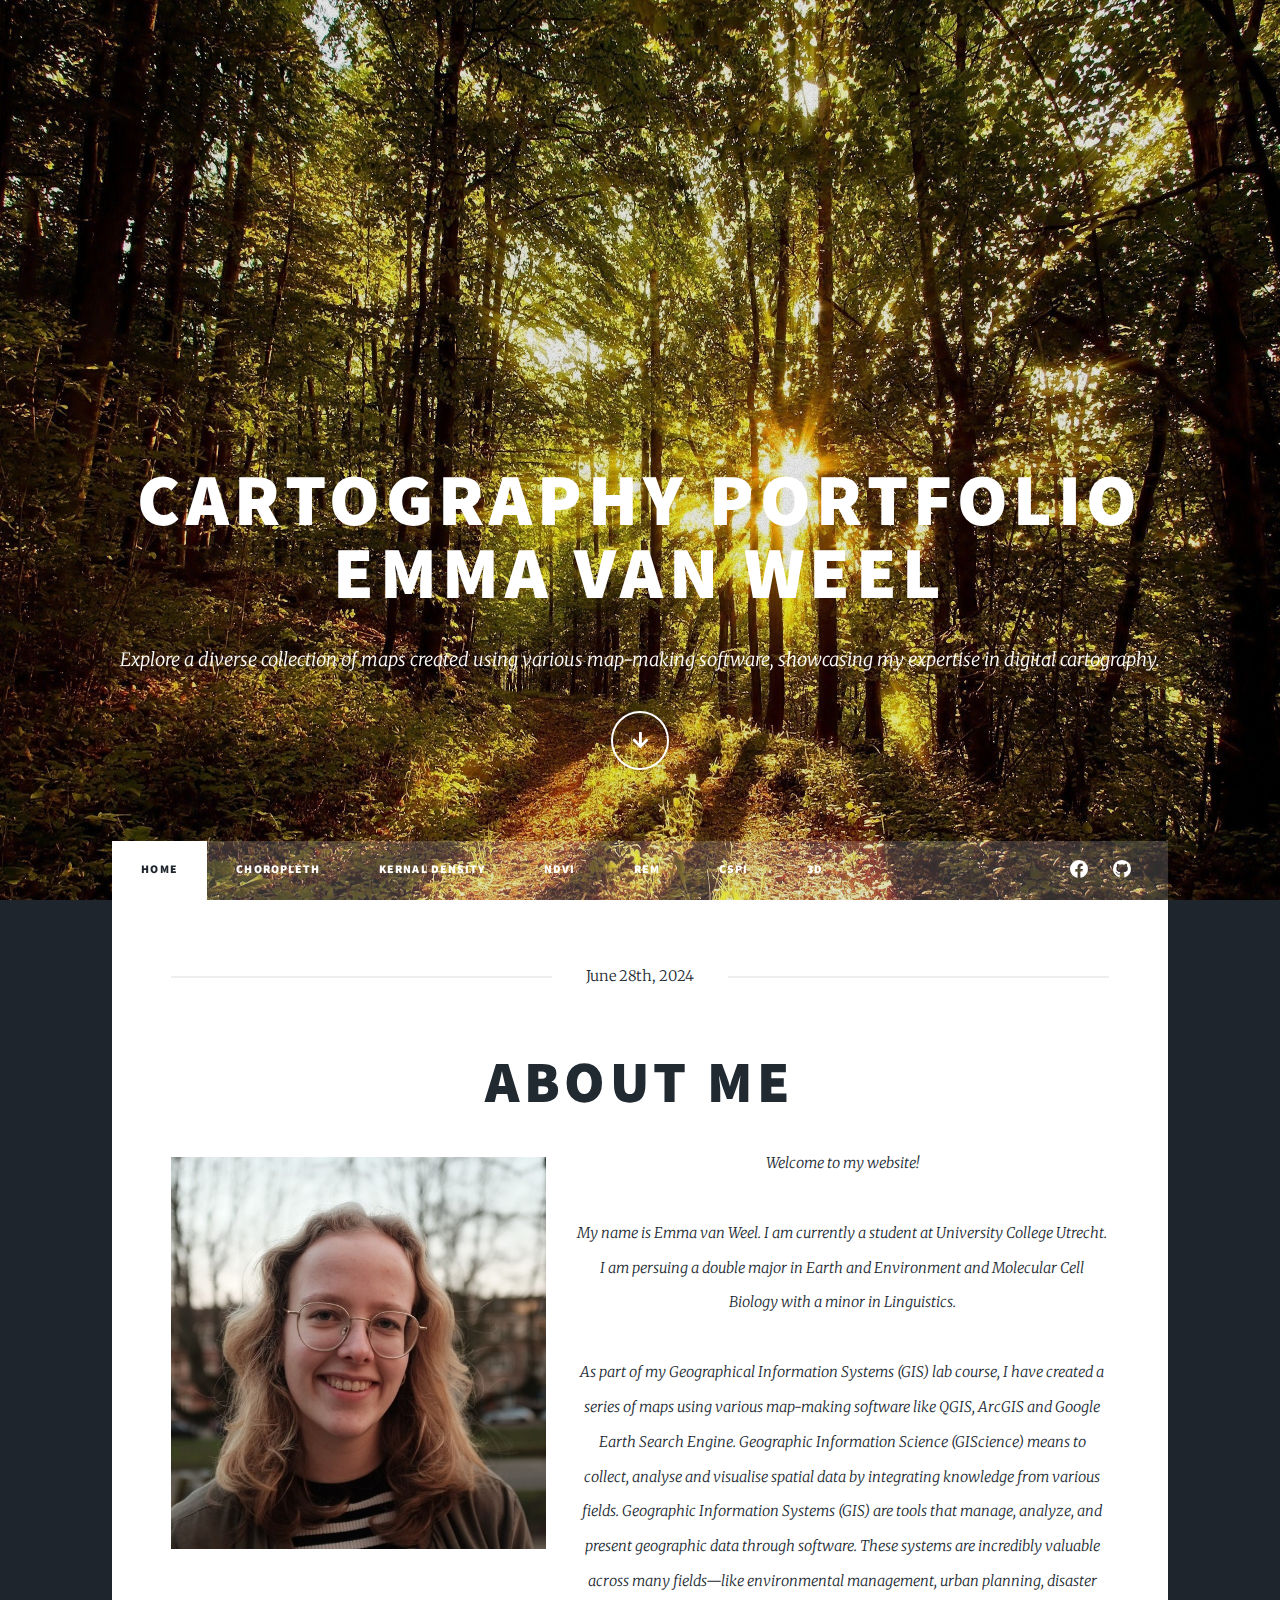
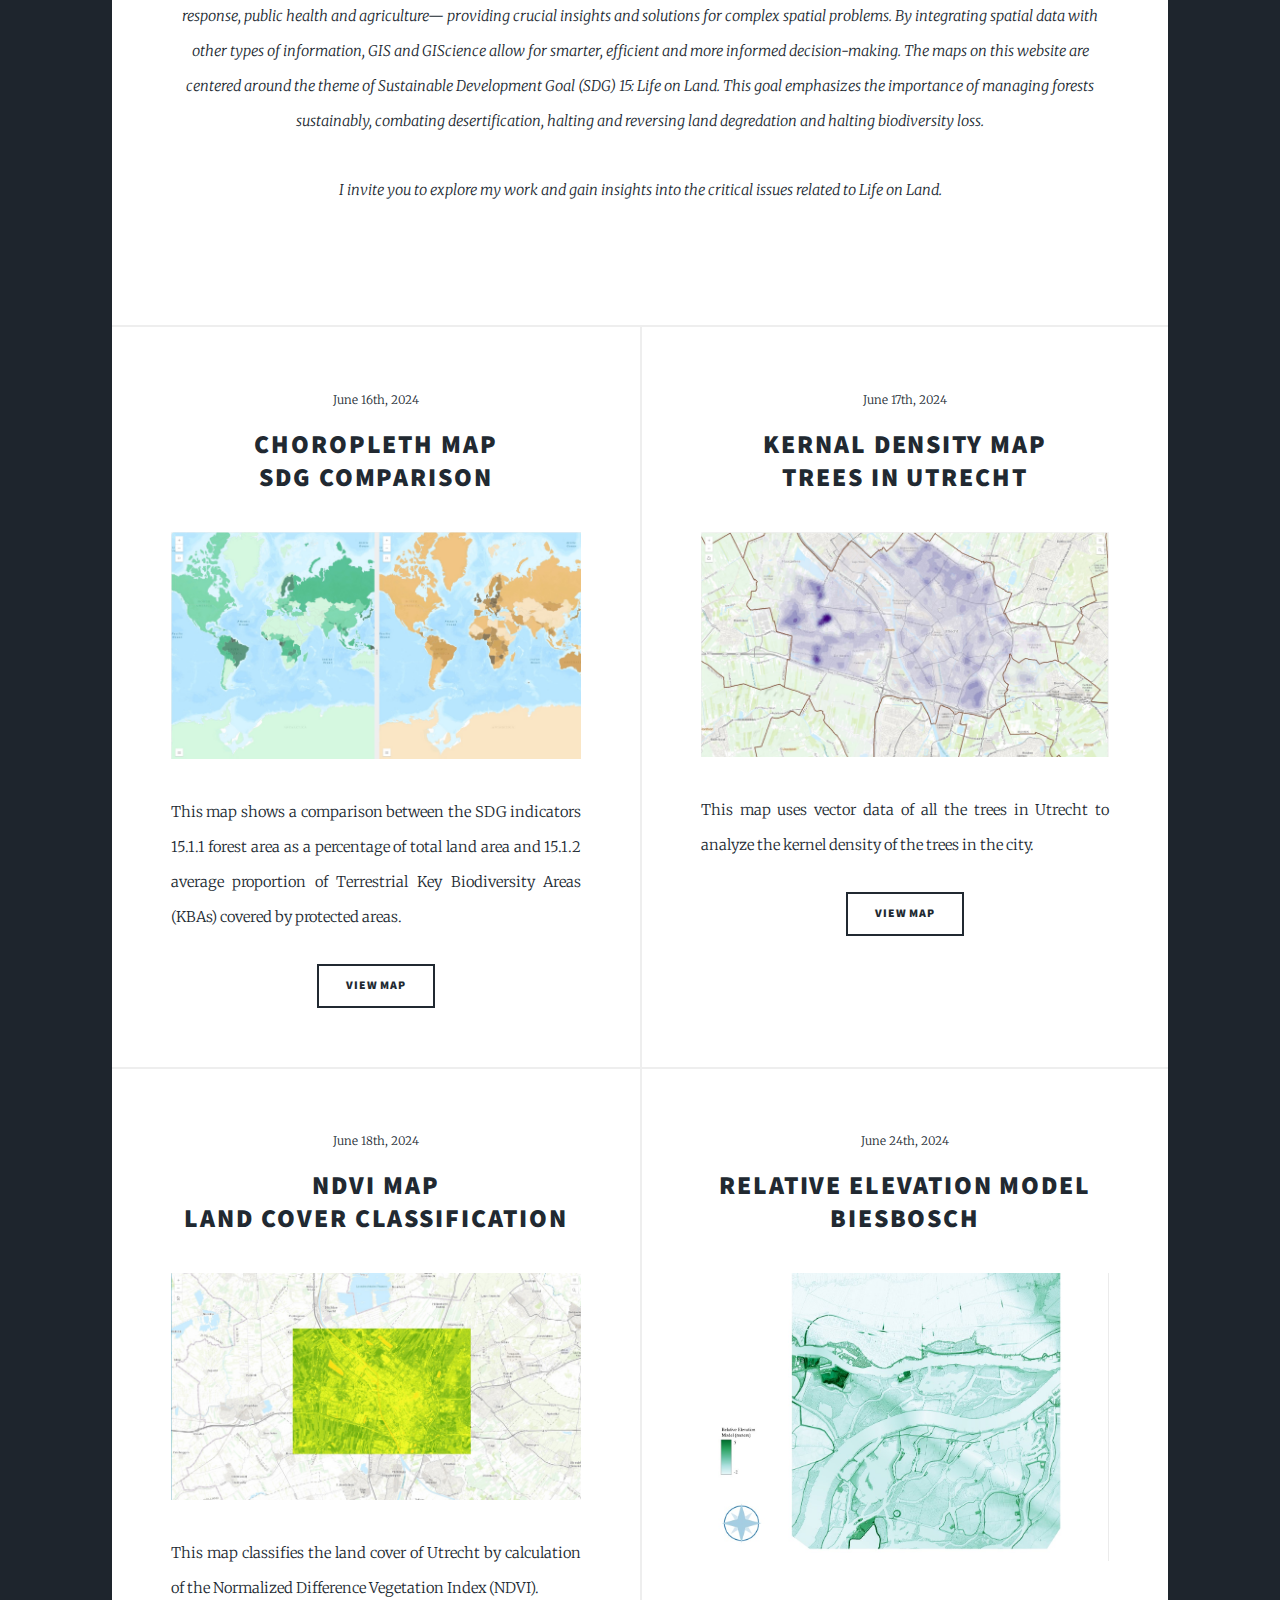
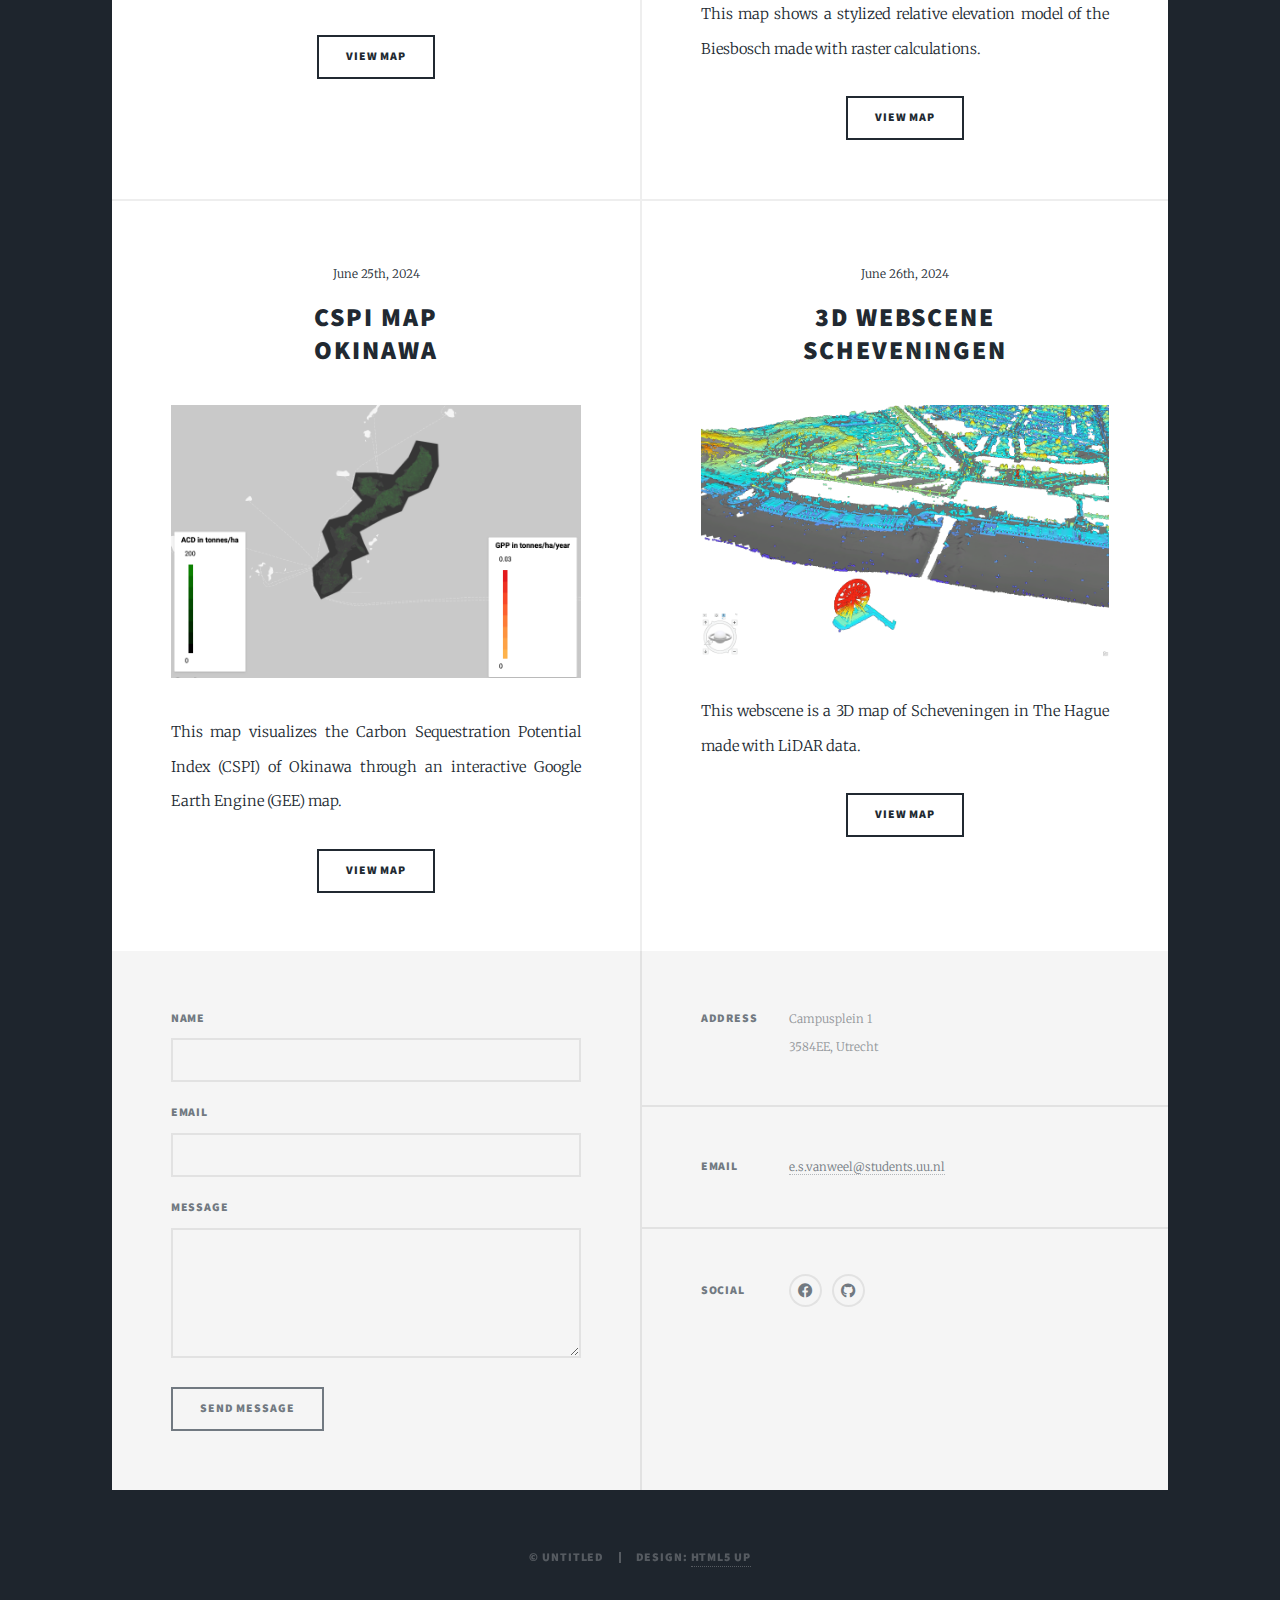
<file: Website/index.html>
<!DOCTYPE HTML>
<!--
	Massively by HTML5 UP
	html5up.net | @ajlkn
	Free for personal and commercial use under the CCA 3.0 license (html5up.net/license)
-->
<html>
	<head>
		<title>Massively by HTML5 UP</title>
		<meta charset="utf-8" />
		<meta name="viewport" content="width=device-width, initial-scale=1, user-scalable=no" />
		<link rel="stylesheet" href="assets/css/main.css" />
		<noscript><link rel="stylesheet" href="assets/css/noscript.css" /></noscript>
	</head>
	<body class="is-preload">

		<!-- Wrapper -->
			<div id="wrapper" class="fade-in">

				<!-- Intro -->
					<div id="intro">
						<h1>Cartography Portfolio<br />
						Emma van Weel</h1>
						<p> Explore a diverse collection of maps created using various map-making software, showcasing my expertise in digital cartography. </p>
						<ul class="actions">
							<li><a href="#header" class="button icon solid solo fa-arrow-down scrolly">Continue</a></li>
						</ul>
					</div>

				<!-- Nav -->
					<nav id="nav">
						<ul class="links">
							<li class="active"><a href="index.html">Home</a></li>
							<li><a href="map1.html">Choropleth</a></li>
							<li><a href="map2.html">Kernal density</a></li>
							<li><a href="map3.html">NDVI</a></li>
							<li><a href="map4.html">REM</a></li>
							<li><a href="map5.html">CSPI</a></li>
							<li><a href="map6.html">3D</a></li>
						</ul>
						<ul class="icons">
							<li><a href="https://www.facebook.com/profile.php?id=61550059149312" class="icon brands fa-facebook"><span class="label">Facebook</span></a></li>
							<li><a href="https://github.com/emmavanweel/emmavanweel.github.io" class="icon brands fa-github"><span class="label">GitHub</span></a></li>
						</ul>
					</nav>

				<!-- Main -->
					<div id="main">

						<!-- Featured Post -->
							<article class="post featured">
								<header class="major">
									<span class="date">June 28th, 2024</span>
									<h2><a href="#">about me</a></h2>
									<p><span class="image left"><img src="images/profile_pic.jpg" alt="" /></span>Welcome to my website!<br> <br> My name is Emma van Weel. I am currently a student at University College Utrecht. I am persuing a double major in Earth and Environment and Molecular Cell Biology with a minor in Linguistics.<br> <br> As part of my Geographical Information Systems (GIS) lab course, I have created a series of maps using various map-making software like QGIS, ArcGIS and Google Earth Search Engine. Geographic Information Science (GIScience) means to collect, analyse and visualise spatial data by integrating knowledge from various fields. Geographic Information Systems (GIS) are tools that manage, analyze, and present geographic data through software. These systems are incredibly valuable across many fields—like environmental management, urban planning, disaster response, public health and agriculture— providing crucial insights and solutions for complex spatial problems. By integrating spatial data with other types of information, GIS and GIScience allow for smarter, efficient and more informed decision-making. The maps on this website are centered around the theme of Sustainable Development Goal (SDG) 15: Life on Land. This goal emphasizes the importance of managing forests sustainably, combating desertification, halting and reversing land degredation and halting biodiversity loss.<br> <br> I invite you to explore my work and gain insights into the critical issues related to Life on Land.</p>
								</header>
							</article>

						<!-- Posts -->
							<section class="posts">
								<article>
									<header>
										<span class="date">June 16th, 2024</span>
										<h2><a href="map1.html">Choropleth map<br />
										SDG comparison</a></h2>
									</header>
									<a href="map1.html" class="image fit"><img src="images/map1.jpg" alt="" /></a>
									<p>This map shows a comparison between the SDG indicators 15.1.1 forest area as a percentage of total land area and 15.1.2 average proportion of Terrestrial Key Biodiversity Areas (KBAs) covered by protected areas.</p>
									<ul class="actions special">
										<li><a href="map1.html" class="button">View map</a></li>
									</ul>
								</article>
								<article>
									<header>
										<span class="date">June 17th, 2024</span>
										<h2><a href="map2.html">Kernal Density Map<br />
										Trees in Utrecht</a></h2>
									</header>
									<a href="map2.html" class="image fit"><img src="images/map2.jpg" alt="" /></a>
									<p>This map uses vector data of all the trees in Utrecht to analyze the kernel density of the trees in the city.</p>
									<ul class="actions special">
										<li><a href="map2.html" class="button">View map</a></li>
									</ul>
								</article>
								<article>
									<header>
										<span class="date">June 18th, 2024</span>
										<h2><a href="map3.html">NDVI Map<br />
										Land Cover Classification</a></h2>
									</header>
									<a href="map3.html" class="image fit"><img src="images/map3.jpg" alt="" /></a>
									<p>This map classifies the land cover of Utrecht by calculation of the Normalized Difference Vegetation Index (NDVI).</p>
									<ul class="actions special">
										<li><a href="map3.html" class="button">View map</a></li>
									</ul>
								</article>
								<article>
									<header>
										<span class="date">June 24th, 2024</span>
										<h2><a href="map4.html">Relative Elevation Model<br />
										Biesbosch</a></h2>
									</header>
									<a href="map4.html" class="image fit"><img src="images/REM.jpg" alt="" /></a>
									<p>This map shows a stylized relative elevation model of the Biesbosch made with raster calculations.</p>
									<ul class="actions special">
										<li><a href="map4.html" class="button">View map</a></li>
									</ul>
								</article>
								<article>
									<header>
										<span class="date">June 25th, 2024</span>
										<h2><a href="map5.html">CSPI map<br />
										Okinawa</a></h2>
									</header>
									<a href="map5.html" class="image fit"><img src="images/CSPI.jpg" alt="" /></a>
									<p>This map visualizes the Carbon Sequestration Potential Index (CSPI) of Okinawa through an interactive Google Earth Engine (GEE) map.</p>
									<ul class="actions special">
										<li><a href="map5.html" class="button">View map</a></li>
									</ul>
								</article>
								<article>
									<header>
										<span class="date">June 26th, 2024</span>
										<h2><a href="map6.html">3D webscene<br />
										Scheveningen</a></h2>
									</header>
									<a href="map6.html" class="image fit"><img src="images/3D.jpg" alt="" /></a>
									<p>This webscene is a 3D map of Scheveningen in The Hague made with LiDAR data.</p>
									<ul class="actions special">
										<li><a href="map6.html" class="button">View map</a></li>
									</ul>
								</article>
							</section>

					</div>

				<!-- Footer -->
					<footer id="footer">
						<section>
							<form method="post" action="#">
								<div class="fields">
									<div class="field">
										<label for="name">Name</label>
										<input type="text" name="name" id="name" />
									</div>
									<div class="field">
										<label for="email">Email</label>
										<input type="text" name="email" id="email" />
									</div>
									<div class="field">
										<label for="message">Message</label>
										<textarea name="message" id="message" rows="3"></textarea>
									</div>
								</div>
								<ul class="actions">
									<li><input type="submit" value="Send Message" /></li>
								</ul>
							</form>
						</section>
						<section class="split contact">
							<section class="alt">
								<h3>Address</h3>
								<p>Campusplein 1<br />
								3584EE, Utrecht</p>
							</section>
							<section>
								<h3>Email</h3>
								<p><a href="#">e.s.vanweel@students.uu.nl</a></p>
							</section>
							<section>
								<h3>Social</h3>
								<ul class="icons alt">
									<li><a href="https://www.facebook.com/profile.php?id=61550059149312" class="icon brands fa-facebook"><span class="label">Facebook</span></a></li>
									<li><a href="https://github.com/emmavanweel/emmavanweel.github.io" class="icon brands fa-github"><span class="label">GitHub</span></a></li>
								</ul>
							</section>
						</section>
					</footer>

				<!-- Copyright -->
					<div id="copyright">
						<ul><li>&copy; Untitled</li><li>Design: <a href="https://html5up.net">HTML5 UP</a></li></ul>
					</div>

			</div>

		<!-- Scripts -->
			<script src="assets/js/jquery.min.js"></script>
			<script src="assets/js/jquery.scrollex.min.js"></script>
			<script src="assets/js/jquery.scrolly.min.js"></script>
			<script src="assets/js/browser.min.js"></script>
			<script src="assets/js/breakpoints.min.js"></script>
			<script src="assets/js/util.js"></script>
			<script src="assets/js/main.js"></script>

	</body>
</html>
</file>
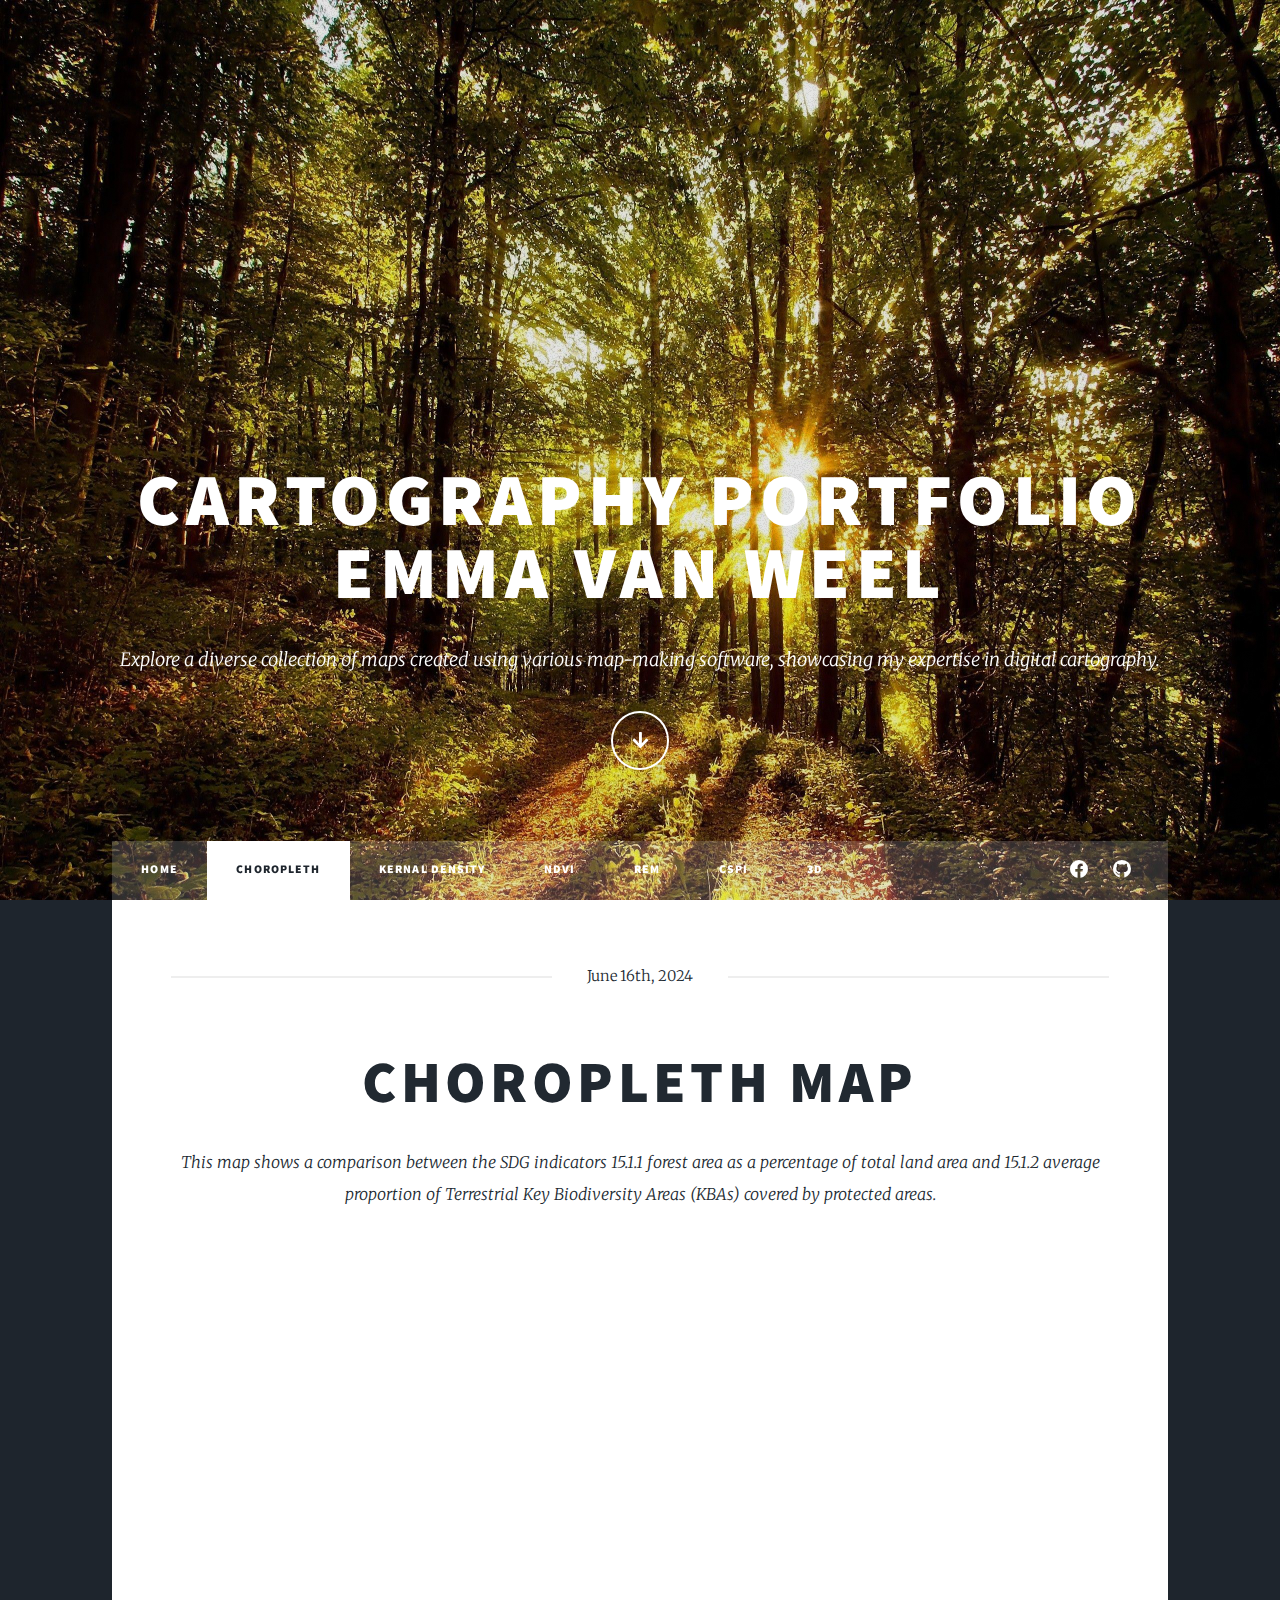
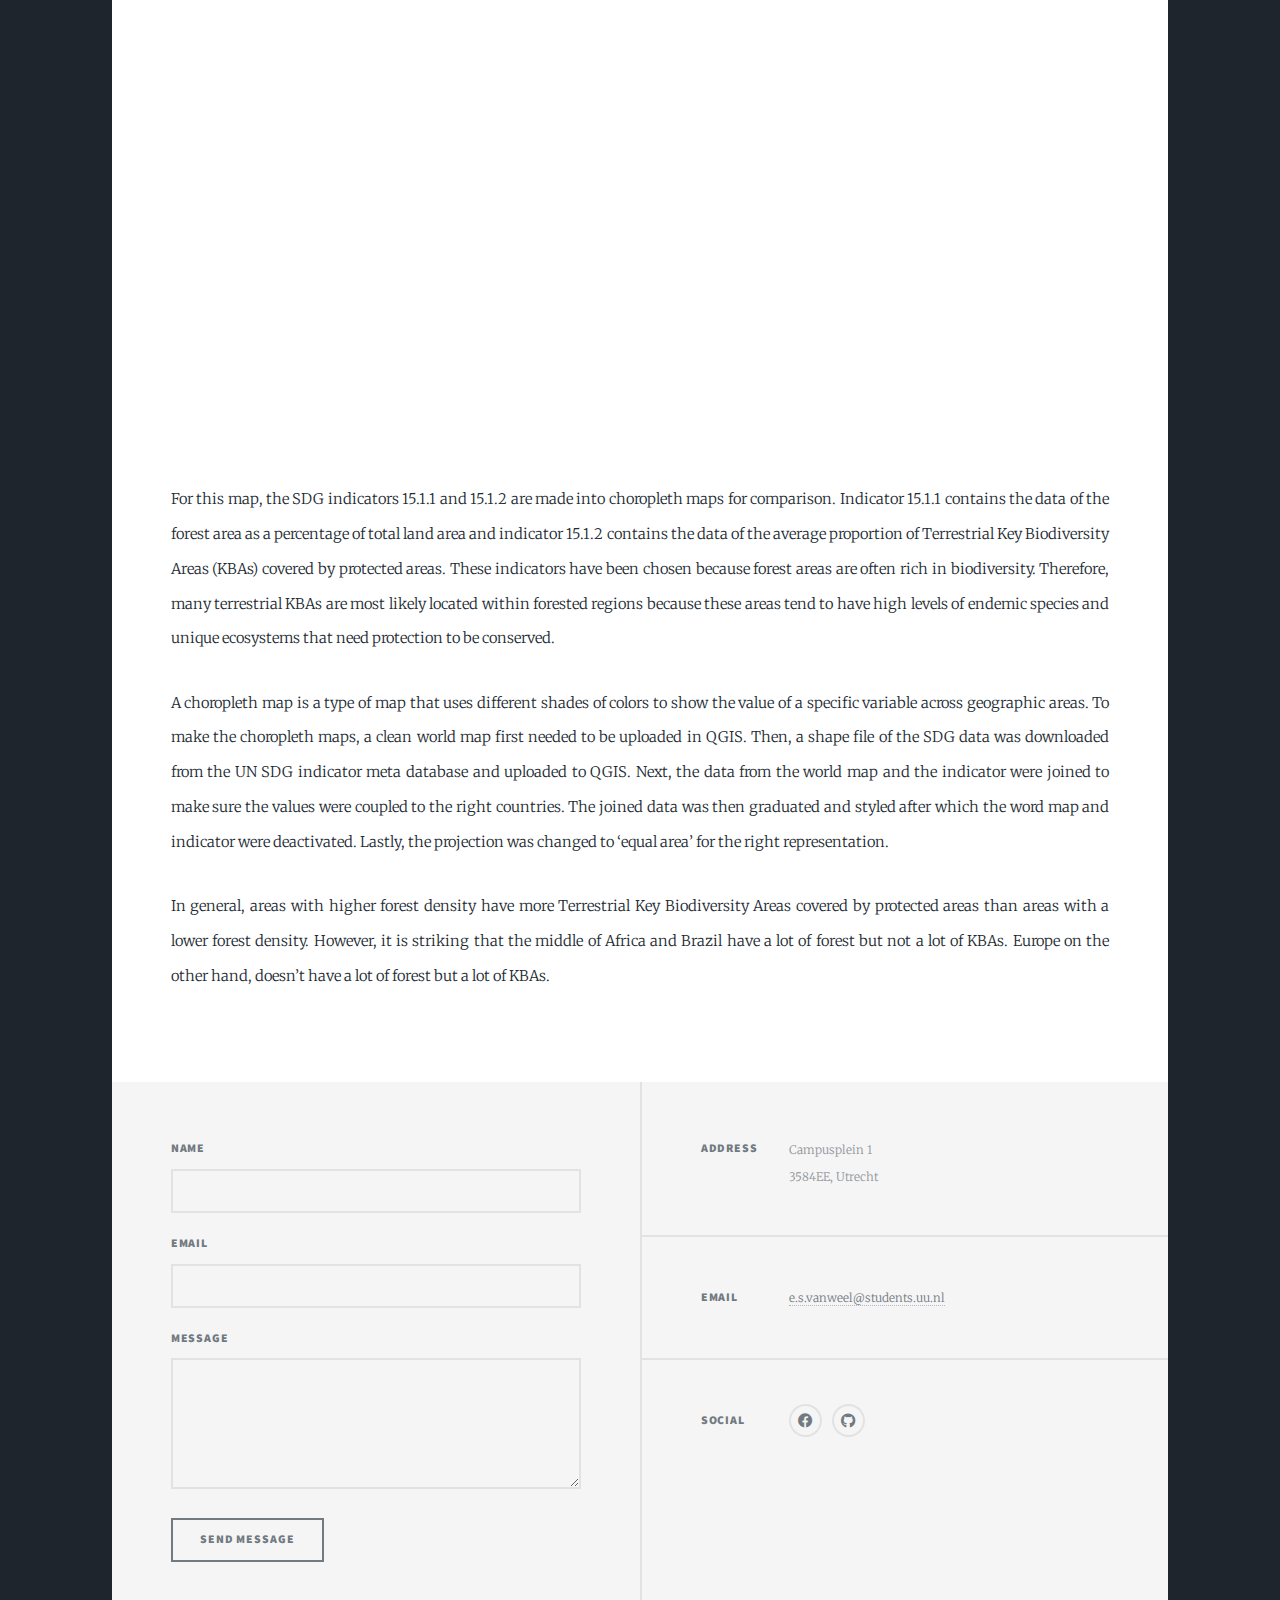
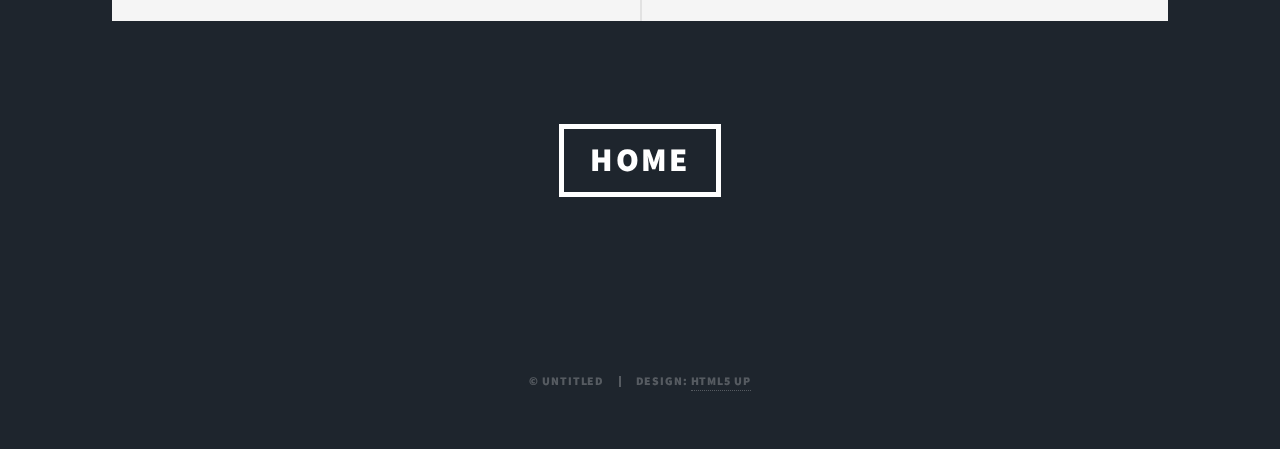
<file: Website/map1.html>
<!DOCTYPE HTML>
<!--
	Massively by HTML5 UP
	html5up.net | @ajlkn
	Free for personal and commercial use under the CCA 3.0 license (html5up.net/license)
-->
<html>
	<head>
		<title>Generic Page - Massively by HTML5 UP</title>
		<meta charset="utf-8" />
		<meta name="viewport" content="width=device-width, initial-scale=1, user-scalable=no" />
		<link rel="stylesheet" href="assets/css/main.css" />
		<noscript><link rel="stylesheet" href="assets/css/noscript.css" /></noscript>
	</head>
	<body class="is-preload">

		<!-- Wrapper -->
			<div id="wrapper" class="fade-in">

				<!-- Intro -->
					<div id="intro">
						<h1>Cartography Portfolio<br />
						Emma van Weel</h1>
						<p> Explore a diverse collection of maps created using various map-making software, showcasing my expertise in digital cartography. </p>
						<ul class="actions">
							<li><a href="#header" class="button icon solid solo fa-arrow-down scrolly">Continue</a></li>
						</ul>
					</div>

				<!-- Nav -->
					<nav id="nav">
						<ul class="links">
							<li><a href="index.html">Home</a></li>
							<li class="active"><a href="map.1.html">Choropleth</a></li>
							<li><a href="map2.html">Kernal density</a></li>
							<li><a href="map3.html">NDVI</a></li>
							<li><a href="map4.html">REM</a></li>
							<li><a href="map5.html">CSPI</a></li>
							<li><a href="map6.html">3D</a></li>
						</ul>
						<ul class="icons">
							<li><a href="https://www.facebook.com/profile.php?id=61550059149312" class="icon brands fa-facebook"><span class="label">Facebook</span></a></li>
							<li><a href="https://github.com/emmavanweel/emmavanweel.github.io" class="icon brands fa-github"><span class="label">GitHub</span></a></li>
						</ul>
					</nav>

				<!-- Main -->
					<div id="main">

						<!-- Post -->
							<section class="post">
								<header class="major">
									<span class="date">June 16th, 2024</span>
									<h1>Choropleth map</h1>
									<p>This map shows a comparison between the SDG indicators 15.1.1 forest area as a percentage of total land area and 15.1.2 average proportion of Terrestrial Key Biodiversity Areas (KBAs) covered by protected areas.</p>
								</header>
								<iframe src="https://uni-utrecht.maps.arcgis.com/apps/Compare/index.html?appid=1b5065426cae4904834d727edf6a4be7" width="100%" height="800px" frameborder="0" style="border:0" allowfullscreen>iFrames are not supported on this page.</iframe>
								<p>For this map, the SDG indicators 15.1.1 and 15.1.2 are made into choropleth maps for comparison. Indicator 15.1.1 contains the data of the forest area as a percentage of total land area and indicator 15.1.2 contains the data of the average proportion of Terrestrial Key Biodiversity Areas (KBAs) covered by protected areas. These indicators have been chosen because forest areas are often rich in biodiversity. Therefore, many terrestrial KBAs are most likely located within forested regions because these areas tend to have high levels of endemic species and unique ecosystems that need protection to be conserved. </p>
								<p>A choropleth map is a type of map that uses different shades of colors to show the value of a specific variable across geographic areas. To make the choropleth maps, a clean world map first needed to be uploaded in QGIS. Then, a shape file of the SDG data was downloaded from the UN SDG indicator meta database and uploaded to QGIS. Next, the data from the world map and the indicator were joined to make sure the values were coupled to the right countries. The joined data was then graduated and styled after which the word map and indicator were deactivated. Lastly, the projection was changed to ‘equal area’ for the right representation.</p>
								<p>In general, areas with higher forest density have more Terrestrial Key Biodiversity Areas covered by protected areas than areas with a lower forest density. However, it is striking that the middle of Africa and Brazil have a lot of forest but not a lot of KBAs. Europe on the other hand, doesn’t have a lot of forest but a lot of KBAs.</p>
					</div>

				<!-- Footer -->
					<footer id="footer">
						<section>
							<form method="post" action="#">
								<div class="fields">
									<div class="field">
										<label for="name">Name</label>
										<input type="text" name="name" id="name" />
									</div>
									<div class="field">
										<label for="email">Email</label>
										<input type="text" name="email" id="email" />
									</div>
									<div class="field">
										<label for="message">Message</label>
										<textarea name="message" id="message" rows="3"></textarea>
									</div>
								</div>
								<ul class="actions">
									<li><input type="submit" value="Send Message" /></li>
								</ul>
							</form>
						</section>
						<section class="split contact">
							<section class="alt">
								<h3>Address</h3>
								<p>Campusplein 1<br />
								3584EE, Utrecht</p>
							</section>
							<section>
								<h3>Email</h3>
								<p><a href="#">e.s.vanweel@students.uu.nl</a></p>
							</section>
							<section>
								<h3>Social</h3>
								<ul class="icons alt">
									<li><a href="https://www.facebook.com/profile.php?id=61550059149312" class="icon brands fa-facebook"><span class="label">Facebook</span></a></li>
									<li><a href="https://github.com/emmavanweel/emmavanweel.github.io" class="icon brands fa-github"><span class="label">GitHub</span></a></li>
								</ul>
							</section>
						</section>
					</footer>


				<!-- Header -->
					<header id="header">
						<a href="index.html" class="logo">Home</a>
					</header>

				<!-- Copyright -->
					<div id="copyright">
						<ul><li>&copy; Untitled</li><li>Design: <a href="https://html5up.net">HTML5 UP</a></li></ul>
					</div>

			</div>

		<!-- Scripts -->
			<script src="assets/js/jquery.min.js"></script>
			<script src="assets/js/jquery.scrollex.min.js"></script>
			<script src="assets/js/jquery.scrolly.min.js"></script>
			<script src="assets/js/browser.min.js"></script>
			<script src="assets/js/breakpoints.min.js"></script>
			<script src="assets/js/util.js"></script>
			<script src="assets/js/main.js"></script>

	</body>
</html>
</file>
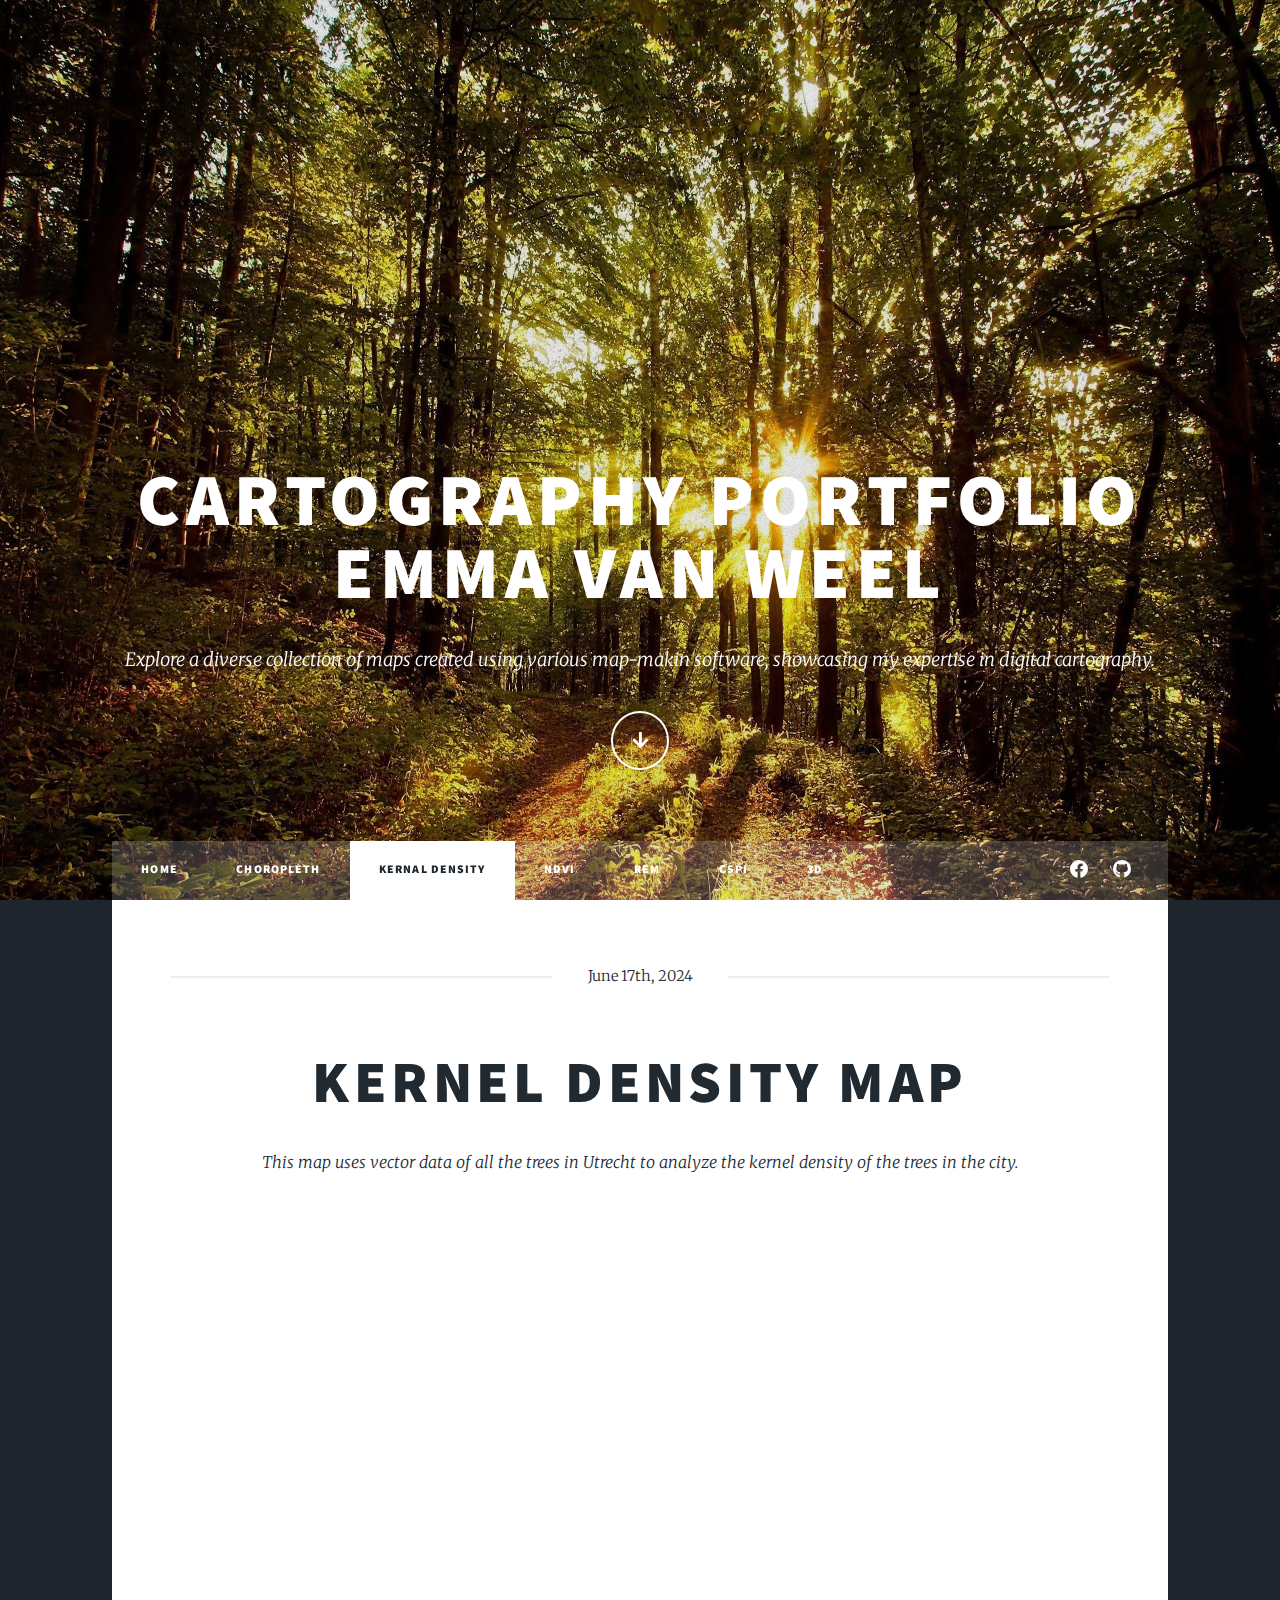
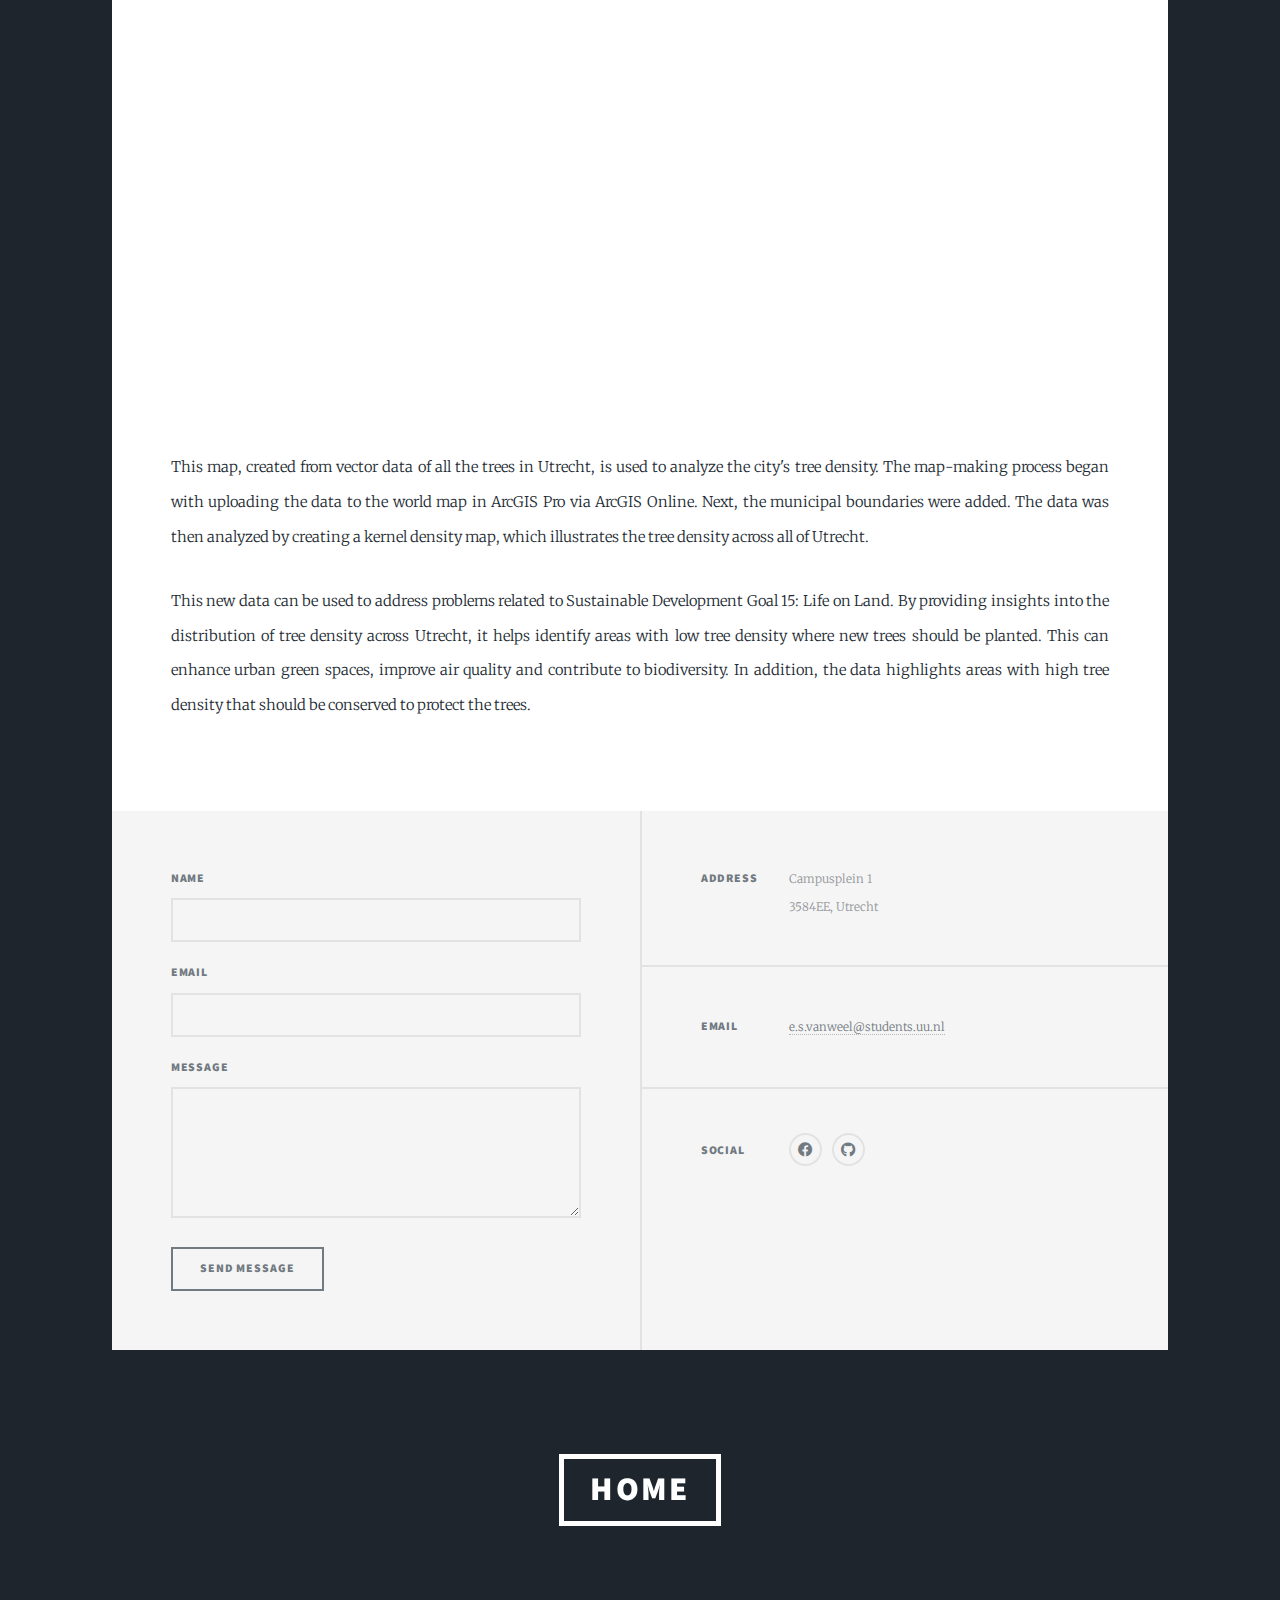
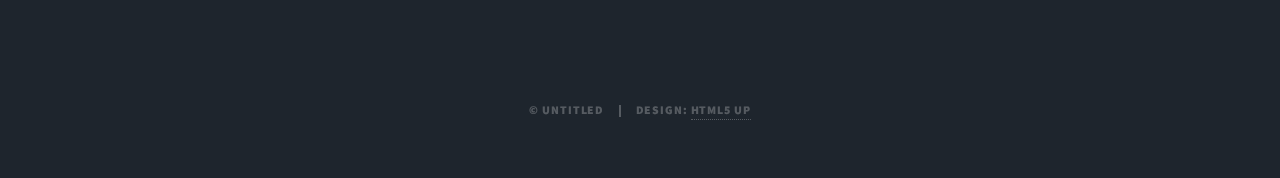
<file: Website/map2.html>
<!DOCTYPE HTML>
<!--
	Massively by HTML5 UP
	html5up.net | @ajlkn
	Free for personal and commercial use under the CCA 3.0 license (html5up.net/license)
-->
<html>
	<head>
		<title>Generic Page - Massively by HTML5 UP</title>
		<meta charset="utf-8" />
		<meta name="viewport" content="width=device-width, initial-scale=1, user-scalable=no" />
		<link rel="stylesheet" href="assets/css/main.css" />
		<noscript><link rel="stylesheet" href="assets/css/noscript.css" /></noscript>
	</head>
	<body class="is-preload">

		<!-- Wrapper -->
			<div id="wrapper" class="fade-in">

				<!-- Intro -->
					<div id="intro">
						<h1>Cartography Portfolio<br />
						Emma van Weel</h1>
						<p> Explore a diverse collection of maps created using various map-makin software, showcasing my expertise in digital cartography. </p>
						<ul class="actions">
							<li><a href="#header" class="button icon solid solo fa-arrow-down scrolly">Continue</a></li>
						</ul>
					</div>

				<!-- Nav -->
					<nav id="nav">
						<ul class="links">
							<li><a href="index.html">Home</a></li>
							<li><a href="map1.html">Choropleth</a></li>
							<li class="active"><a href="map.2.html">Kernal density</a></li>
							<li><a href="map3.html">NDVI</a></li>
							<li><a href="map4.html">REM</a></li>
							<li><a href="map5.html">CSPI</a></li>
							<li><a href="map6.html">3D</a></li>
						</ul>
						<ul class="icons">
							<li><a href="https://www.facebook.com/profile.php?id=61550059149312" class="icon brands fa-facebook"><span class="label">Facebook</span></a></li>
							<li><a href="https://github.com/emmavanweel/emmavanweel.github.io" class="icon brands fa-github"><span class="label">GitHub</span></a></li>
						</ul>
					</nav>

				<!-- Main -->
					<div id="main">

						<!-- Post -->
							<section class="post">
								<header class="major">
									<span class="date">June 17th, 2024</span>
									<h1>kernel density map</h1>
									<p>This map uses vector data of all the trees in Utrecht to analyze the kernel density of the trees in the city.</p>
								</header>
								<iframe src="https://uni-utrecht.maps.arcgis.com/apps/instant/basic/index.html?appid=f2050e5f7c51453da2905a2742b07bfc" width="100%" height="800px" frameborder="0" style="border:0" allowfullscreen>iFrames are not supported on this page.</iframe>
								<p>This map, created from vector data of all the trees in Utrecht, is used to analyze the city's tree density. The map-making process began with uploading the data to the world map in ArcGIS Pro via ArcGIS Online. Next, the municipal boundaries were added. The data was then analyzed by creating a kernel density map, which illustrates the tree density across all of Utrecht.</p>
								<p>This new data can be used to address problems related to Sustainable Development Goal 15: Life on Land. By providing insights into the distribution of tree density across Utrecht, it helps identify areas with low tree density where new trees should be planted.  This can enhance urban green spaces, improve air quality and contribute to biodiversity. In addition, the data highlights areas with high tree density that should be conserved to protect the trees.</p>
					</div>

				<!-- Footer -->
					<footer id="footer">
						<section>
							<form method="post" action="#">
								<div class="fields">
									<div class="field">
										<label for="name">Name</label>
										<input type="text" name="name" id="name" />
									</div>
									<div class="field">
										<label for="email">Email</label>
										<input type="text" name="email" id="email" />
									</div>
									<div class="field">
										<label for="message">Message</label>
										<textarea name="message" id="message" rows="3"></textarea>
									</div>
								</div>
								<ul class="actions">
									<li><input type="submit" value="Send Message" /></li>
								</ul>
							</form>
						</section>
						<section class="split contact">
							<section class="alt">
								<h3>Address</h3>
								<p>Campusplein 1<br />
								3584EE, Utrecht</p>
							</section>
							<section>
								<h3>Email</h3>
								<p><a href="#">e.s.vanweel@students.uu.nl</a></p>
							</section>
							<section>
								<h3>Social</h3>
								<ul class="icons alt">
									<li><a href="https://www.facebook.com/profile.php?id=61550059149312" class="icon brands fa-facebook"><span class="label">Facebook</span></a></li>
									<li><a href="https://github.com/emmavanweel/emmavanweel.github.io" class="icon brands fa-github"><span class="label">GitHub</span></a></li>
								</ul>
							</section>
						</section>
					</footer>

				<!-- Header -->
					<header id="header">
						<a href="index.html" class="logo">Home</a>
					</header>

				<!-- Copyright -->
					<div id="copyright">
						<ul><li>&copy; Untitled</li><li>Design: <a href="https://html5up.net">HTML5 UP</a></li></ul>
					</div>

			</div>

		<!-- Scripts -->
			<script src="assets/js/jquery.min.js"></script>
			<script src="assets/js/jquery.scrollex.min.js"></script>
			<script src="assets/js/jquery.scrolly.min.js"></script>
			<script src="assets/js/browser.min.js"></script>
			<script src="assets/js/breakpoints.min.js"></script>
			<script src="assets/js/util.js"></script>
			<script src="assets/js/main.js"></script>

	</body>
</html>
</file>
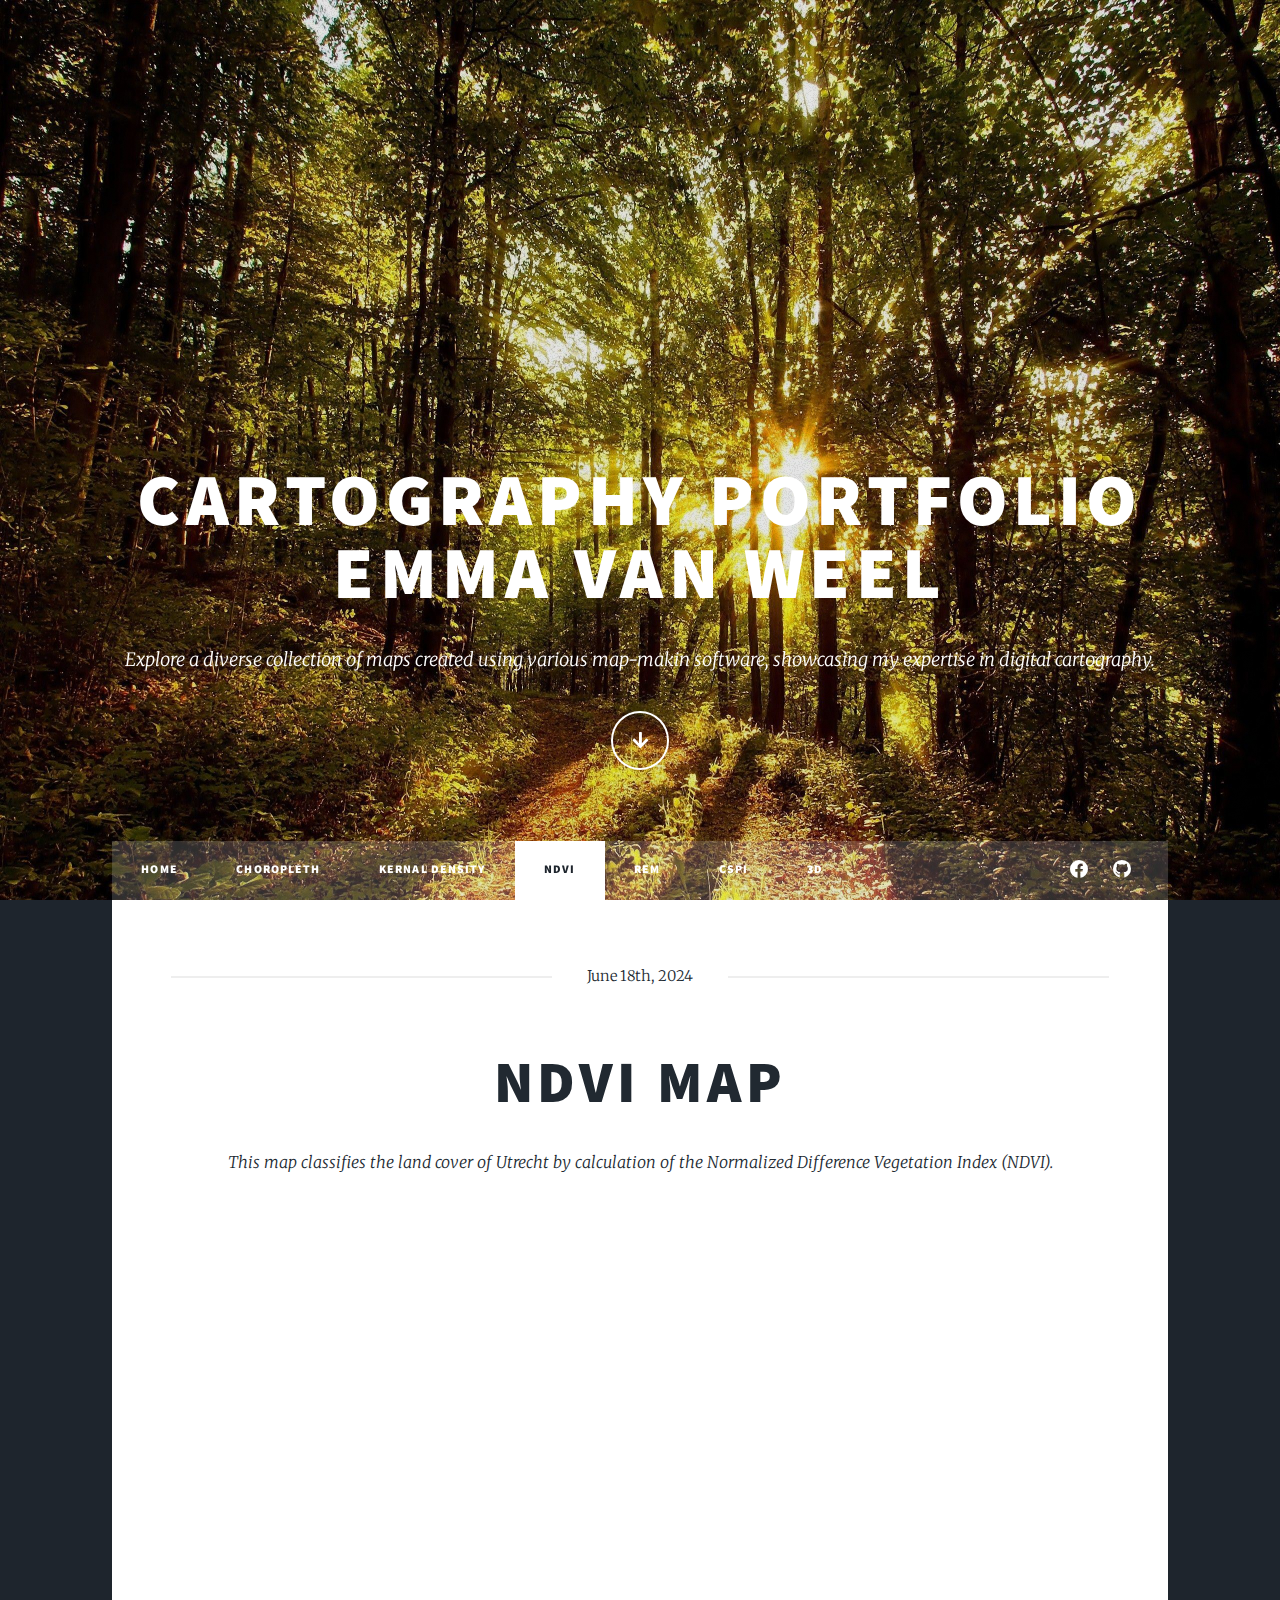
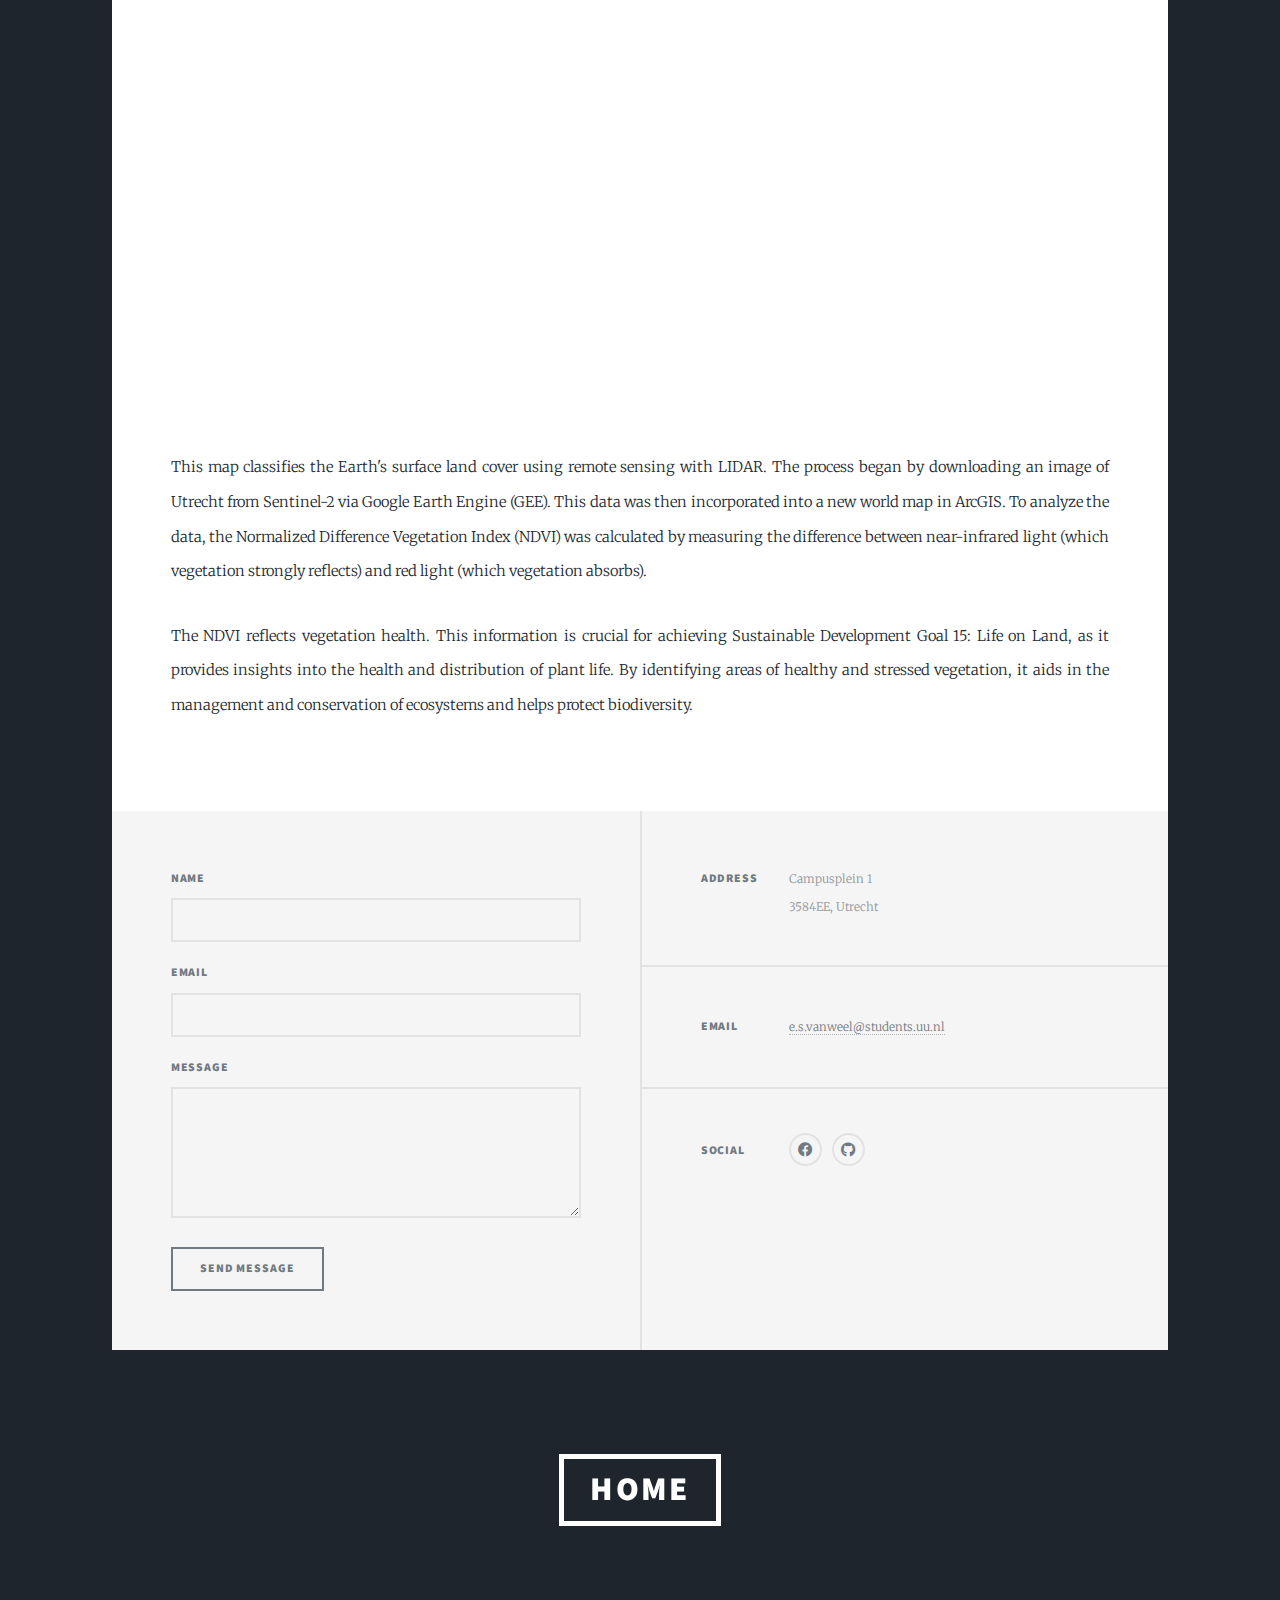
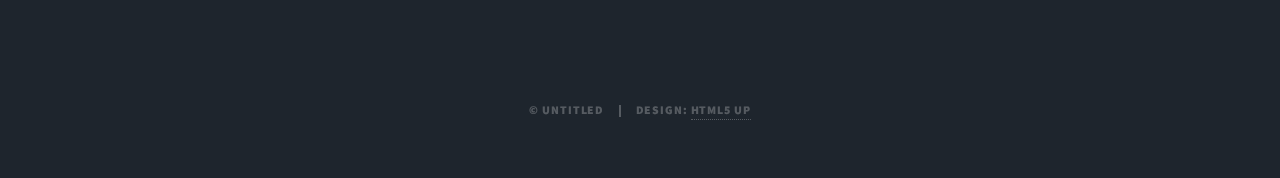
<file: Website/map3.html>
<!DOCTYPE HTML>
<!--
	Massively by HTML5 UP
	html5up.net | @ajlkn
	Free for personal and commercial use under the CCA 3.0 license (html5up.net/license)
-->
<html>
	<head>
		<title>Generic Page - Massively by HTML5 UP</title>
		<meta charset="utf-8" />
		<meta name="viewport" content="width=device-width, initial-scale=1, user-scalable=no" />
		<link rel="stylesheet" href="assets/css/main.css" />
		<noscript><link rel="stylesheet" href="assets/css/noscript.css" /></noscript>
	</head>
	<body class="is-preload">

		<!-- Wrapper -->
			<div id="wrapper" class="fade-in">

				<!-- Intro -->
					<div id="intro">
						<h1>Cartography Portfolio<br />
						Emma van Weel</h1>
						<p> Explore a diverse collection of maps created using various map-makin software, showcasing my expertise in digital cartography. </p>
						<ul class="actions">
							<li><a href="#header" class="button icon solid solo fa-arrow-down scrolly">Continue</a></li>
						</ul>
					</div>

				<!-- Nav -->
					<nav id="nav">
						<ul class="links">
							<li><a href="index.html">Home</a></li>
							<li><a href="map1.html">Choropleth</a></li>
							<li><a href="map2.html">Kernal density</a></li>
							<li class="active"><a href="map.3.html">NDVI</a></li>
							<li><a href="map4.html">REM</a></li>
							<li><a href="map5.html">CSPI</a></li>
							<li><a href="map6.html">3D</a></li>
						</ul>
						<ul class="icons">
							<li><a href="https://www.facebook.com/profile.php?id=61550059149312" class="icon brands fa-facebook"><span class="label">Facebook</span></a></li>
							<li><a href="https://github.com/emmavanweel/emmavanweel.github.io" class="icon brands fa-github"><span class="label">GitHub</span></a></li>
						</ul>
					</nav>

				<!-- Main -->
					<div id="main">

						<!-- Post -->
							<section class="post">
								<header class="major">
									<span class="date">June 18th, 2024</span>
									<h1>NDVI map</h1>
									<p>This map classifies the land cover of Utrecht by calculation of the Normalized Difference Vegetation Index (NDVI).</p>
								</header>
								<iframe src="https://uni-utrecht.maps.arcgis.com/apps/instant/basic/index.html?appid=6ae1584001254ab989bacb9bfe63dbd9" width="100%" height="800px" frameborder="0" style="border:0" allowfullscreen>iFrames are not supported on this page.</iframe>
								<p>This map classifies the Earth's surface land cover using remote sensing with LIDAR. The process began by downloading an image of Utrecht from Sentinel-2 via Google Earth Engine (GEE). This data was then incorporated into a new world map in ArcGIS. To analyze the data, the Normalized Difference Vegetation Index (NDVI) was calculated by measuring the difference between near-infrared light (which vegetation strongly reflects) and red light (which vegetation absorbs).</p>
								<p>The NDVI reflects vegetation health. This information is crucial for achieving Sustainable Development Goal 15: Life on Land, as it provides insights into the health and distribution of plant life. By identifying areas of healthy and stressed vegetation, it aids in the management and conservation of ecosystems and helps protect biodiversity.</p>
					</div>

				<!-- Footer -->
					<footer id="footer">
						<section>
							<form method="post" action="#">
								<div class="fields">
									<div class="field">
										<label for="name">Name</label>
										<input type="text" name="name" id="name" />
									</div>
									<div class="field">
										<label for="email">Email</label>
										<input type="text" name="email" id="email" />
									</div>
									<div class="field">
										<label for="message">Message</label>
										<textarea name="message" id="message" rows="3"></textarea>
									</div>
								</div>
								<ul class="actions">
									<li><input type="submit" value="Send Message" /></li>
								</ul>
							</form>
						</section>
						<section class="split contact">
							<section class="alt">
								<h3>Address</h3>
								<p>Campusplein 1<br />
								3584EE, Utrecht</p>
							</section>
							<section>
								<h3>Email</h3>
								<p><a href="#">e.s.vanweel@students.uu.nl</a></p>
							</section>
							<section>
								<h3>Social</h3>
								<ul class="icons alt">
									<li><a href="https://www.facebook.com/profile.php?id=61550059149312" class="icon brands fa-facebook"><span class="label">Facebook</span></a></li>
									<li><a href="https://github.com/emmavanweel/emmavanweel.github.io" class="icon brands fa-github"><span class="label">GitHub</span></a></li>
								</ul>
							</section>
						</section>
					</footer>

				<!-- Header -->
					<header id="header">
						<a href="index.html" class="logo">Home</a>
					</header>

				<!-- Copyright -->
					<div id="copyright">
						<ul><li>&copy; Untitled</li><li>Design: <a href="https://html5up.net">HTML5 UP</a></li></ul>
					</div>

			</div>


		<!-- Scripts -->
			<script src="assets/js/jquery.min.js"></script>
			<script src="assets/js/jquery.scrollex.min.js"></script>
			<script src="assets/js/jquery.scrolly.min.js"></script>
			<script src="assets/js/browser.min.js"></script>
			<script src="assets/js/breakpoints.min.js"></script>
			<script src="assets/js/util.js"></script>
			<script src="assets/js/main.js"></script>

	</body>
</html>
</file>
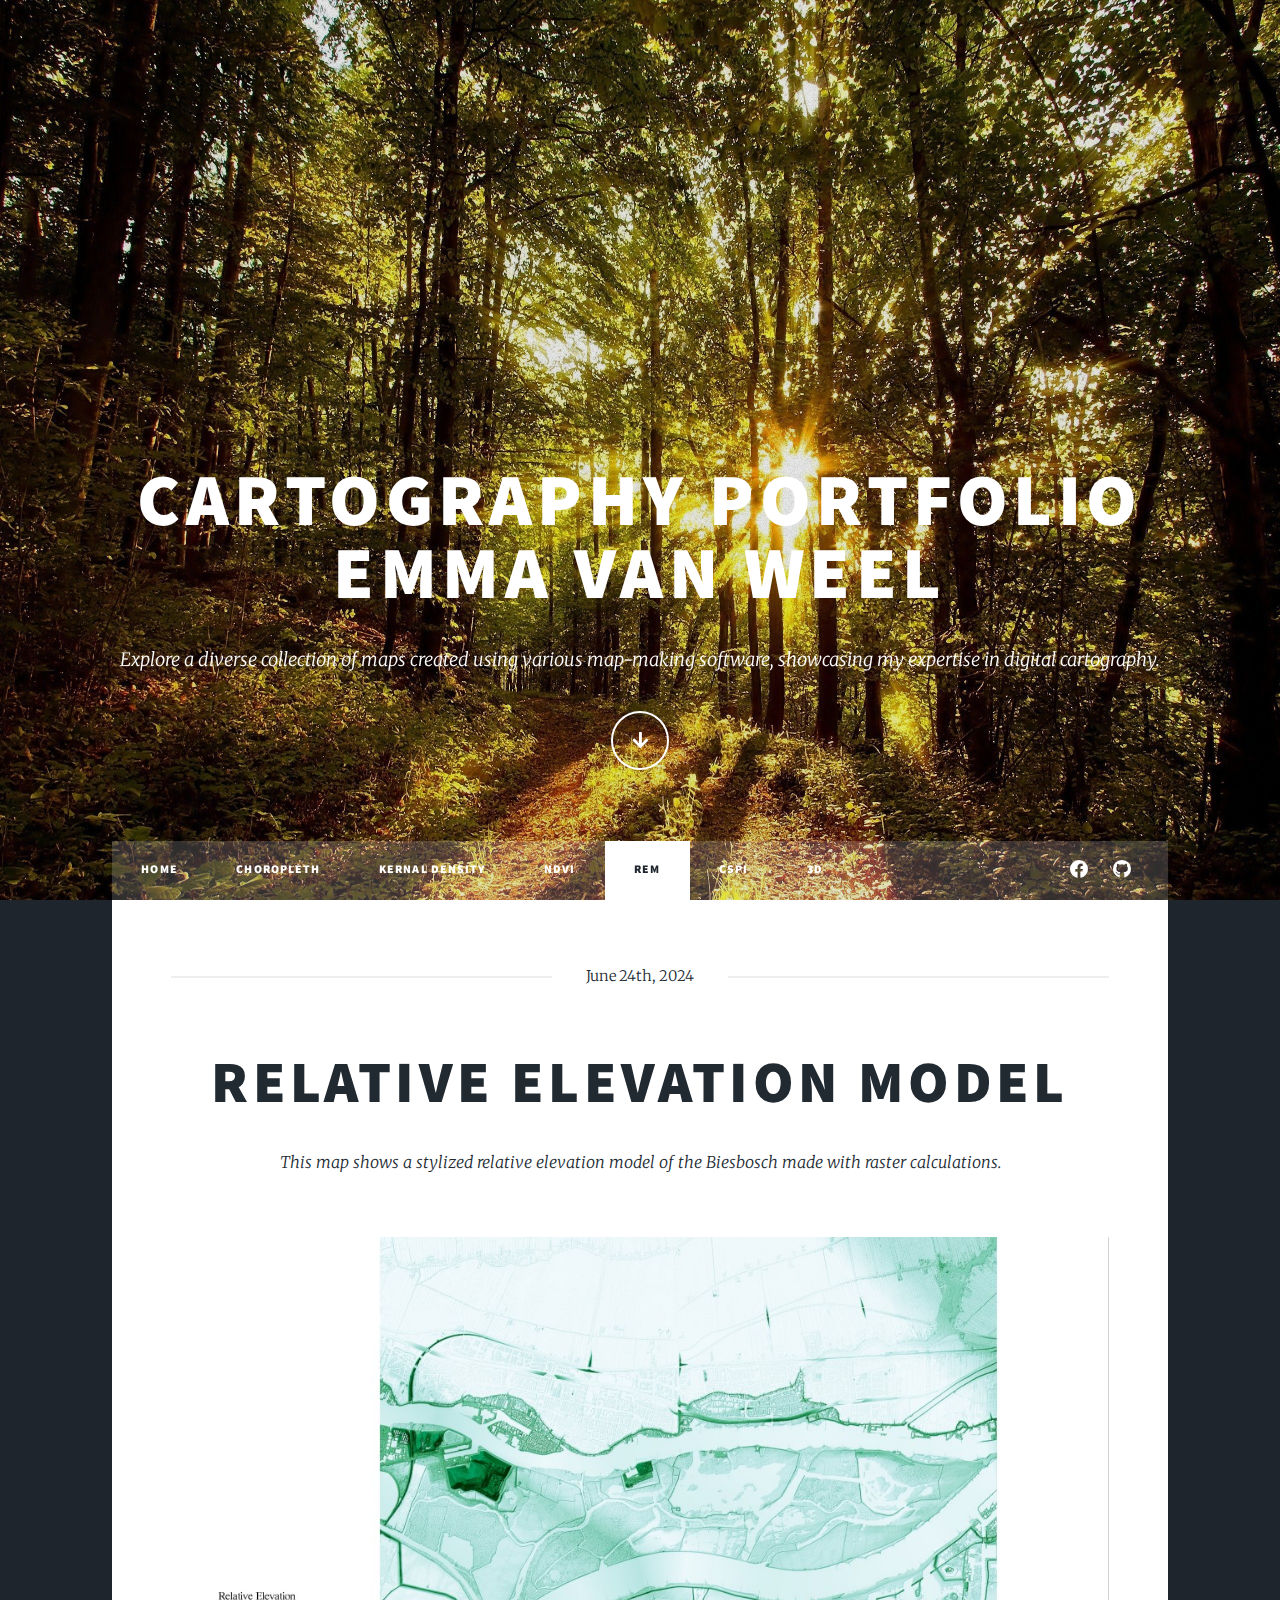
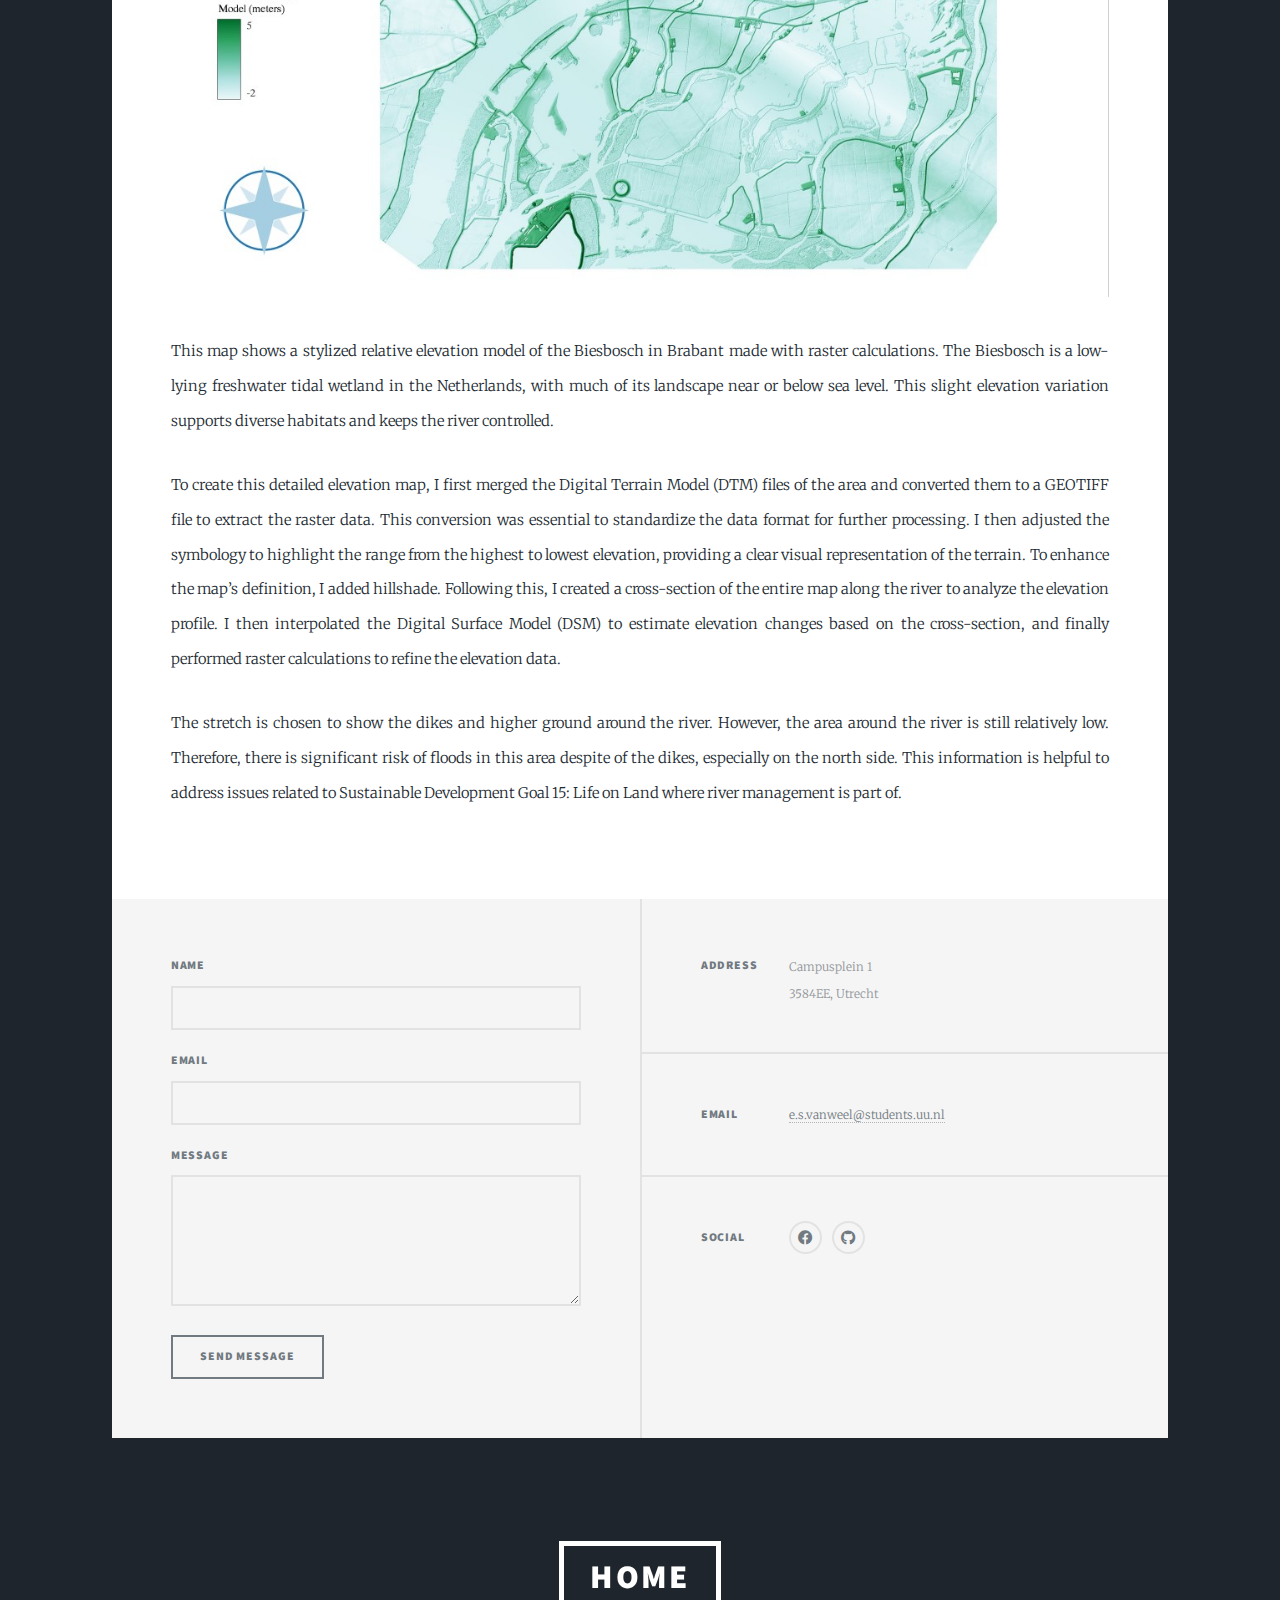
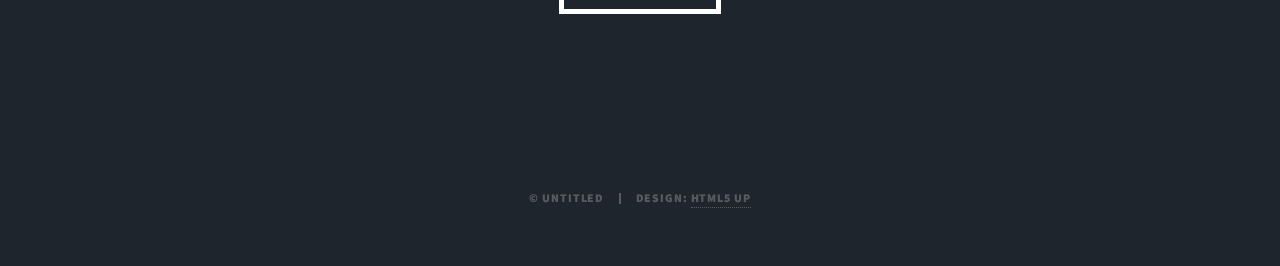
<file: Website/map4.html>
<!DOCTYPE HTML>
<!--
	Massively by HTML5 UP
	html5up.net | @ajlkn
	Free for personal and commercial use under the CCA 3.0 license (html5up.net/license)
-->
<html>
	<head>
		<title>Generic Page - Massively by HTML5 UP</title>
		<meta charset="utf-8" />
		<meta name="viewport" content="width=device-width, initial-scale=1, user-scalable=no" />
		<link rel="stylesheet" href="assets/css/main.css" />
		<noscript><link rel="stylesheet" href="assets/css/noscript.css" /></noscript>
	</head>
	<body class="is-preload">

		<!-- Wrapper -->
			<div id="wrapper" class="fade-in">

				<!-- Intro -->
					<div id="intro">
						<h1>Cartography Portfolio<br />
						Emma van Weel</h1>
						<p> Explore a diverse collection of maps created using various map-making software, showcasing my expertise in digital cartography. </p>
						<ul class="actions">
							<li><a href="#header" class="button icon solid solo fa-arrow-down scrolly">Continue</a></li>
						</ul>
					</div>

				<!-- Nav -->
					<nav id="nav">
						<ul class="links">
							<li><a href="index.html">Home</a></li>
							<li><a href="map1.html">Choropleth</a></li>
							<li><a href="map2.html">Kernal density</a></li>
							<li><a href="map3.html">NDVI</a></li>
							<li class="active"><a href="map.4.html">REM</a></li>
							<li><a href="map5.html">CSPI</a></li>
							<li><a href="map6.html">3D</a></li>
						</ul>
						<ul class="icons">
							<li><a href="https://www.facebook.com/profile.php?id=61550059149312" class="icon brands fa-facebook"><span class="label">Facebook</span></a></li>
							<li><a href="https://github.com/emmavanweel/emmavanweel.github.io" class="icon brands fa-github"><span class="label">GitHub</span></a></li>
						</ul>
					</nav>

				<!-- Main -->
					<div id="main">

						<!-- Post -->
							<section class="post">
								<header class="major">
									<span class="date">June 24th, 2024</span>
									<h1>Relative Elevation Model</h1>
									<p>This map shows a stylized relative elevation model of the Biesbosch made with raster calculations.</p>
								</header>
								<a href="map4.html" class="image fit"><img src="images/REM.jpg" alt="" /></a>
								<p>This map shows a stylized relative elevation model of the Biesbosch in Brabant made with raster calculations. The Biesbosch is a low-lying freshwater tidal wetland in the Netherlands, with much of its landscape near or below sea level. This slight elevation variation supports diverse habitats and keeps the river controlled.</p>
								<p>To create this detailed elevation map, I first merged the Digital Terrain Model (DTM) files of the area and converted them to a GEOTIFF file to extract the raster data. This conversion was essential to standardize the data format for further processing. I then adjusted the symbology to highlight the range from the highest to lowest elevation, providing a clear visual representation of the terrain. To enhance the map’s definition, I added hillshade. Following this, I created a cross-section of the entire map along the river to analyze the elevation profile. I then interpolated the Digital Surface Model (DSM) to estimate elevation changes based on the cross-section, and finally performed raster calculations to refine the elevation data.</p>
								<p>The stretch is chosen to show the dikes and higher ground around the river. However, the area around the river is still relatively low. Therefore, there is significant risk of floods in this area despite of the dikes, especially on the north side. This information is helpful to address issues related to Sustainable Development Goal 15: Life on Land where river management is part of.</p>
		
					</div>

				<!-- Footer -->
					<footer id="footer">
						<section>
							<form method="post" action="#">
								<div class="fields">
									<div class="field">
										<label for="name">Name</label>
										<input type="text" name="name" id="name" />
									</div>
									<div class="field">
										<label for="email">Email</label>
										<input type="text" name="email" id="email" />
									</div>
									<div class="field">
										<label for="message">Message</label>
										<textarea name="message" id="message" rows="3"></textarea>
									</div>
								</div>
								<ul class="actions">
									<li><input type="submit" value="Send Message" /></li>
								</ul>
							</form>
						</section>
						<section class="split contact">
							<section class="alt">
								<h3>Address</h3>
								<p>Campusplein 1<br />
								3584EE, Utrecht</p>
							</section>
							<section>
								<h3>Email</h3>
								<p><a href="#">e.s.vanweel@students.uu.nl</a></p>
							</section>
							<section>
								<h3>Social</h3>
								<ul class="icons alt">
									<li><a href="https://www.facebook.com/profile.php?id=61550059149312" class="icon brands fa-facebook"><span class="label">Facebook</span></a></li>
									<li><a href="https://github.com/emmavanweel/emmavanweel.github.io" class="icon brands fa-github"><span class="label">GitHub</span></a></li>
								</ul>
							</section>
						</section>
					</footer>

				<!-- Header -->
					<header id="header">
						<a href="index.html" class="logo">Home</a>
					</header>

				<!-- Copyright -->
					<div id="copyright">
						<ul><li>&copy; Untitled</li><li>Design: <a href="https://html5up.net">HTML5 UP</a></li></ul>
					</div>

			</div>


		<!-- Scripts -->
			<script src="assets/js/jquery.min.js"></script>
			<script src="assets/js/jquery.scrollex.min.js"></script>
			<script src="assets/js/jquery.scrolly.min.js"></script>
			<script src="assets/js/browser.min.js"></script>
			<script src="assets/js/breakpoints.min.js"></script>
			<script src="assets/js/util.js"></script>
			<script src="assets/js/main.js"></script>

	</body>
</html>
</file>
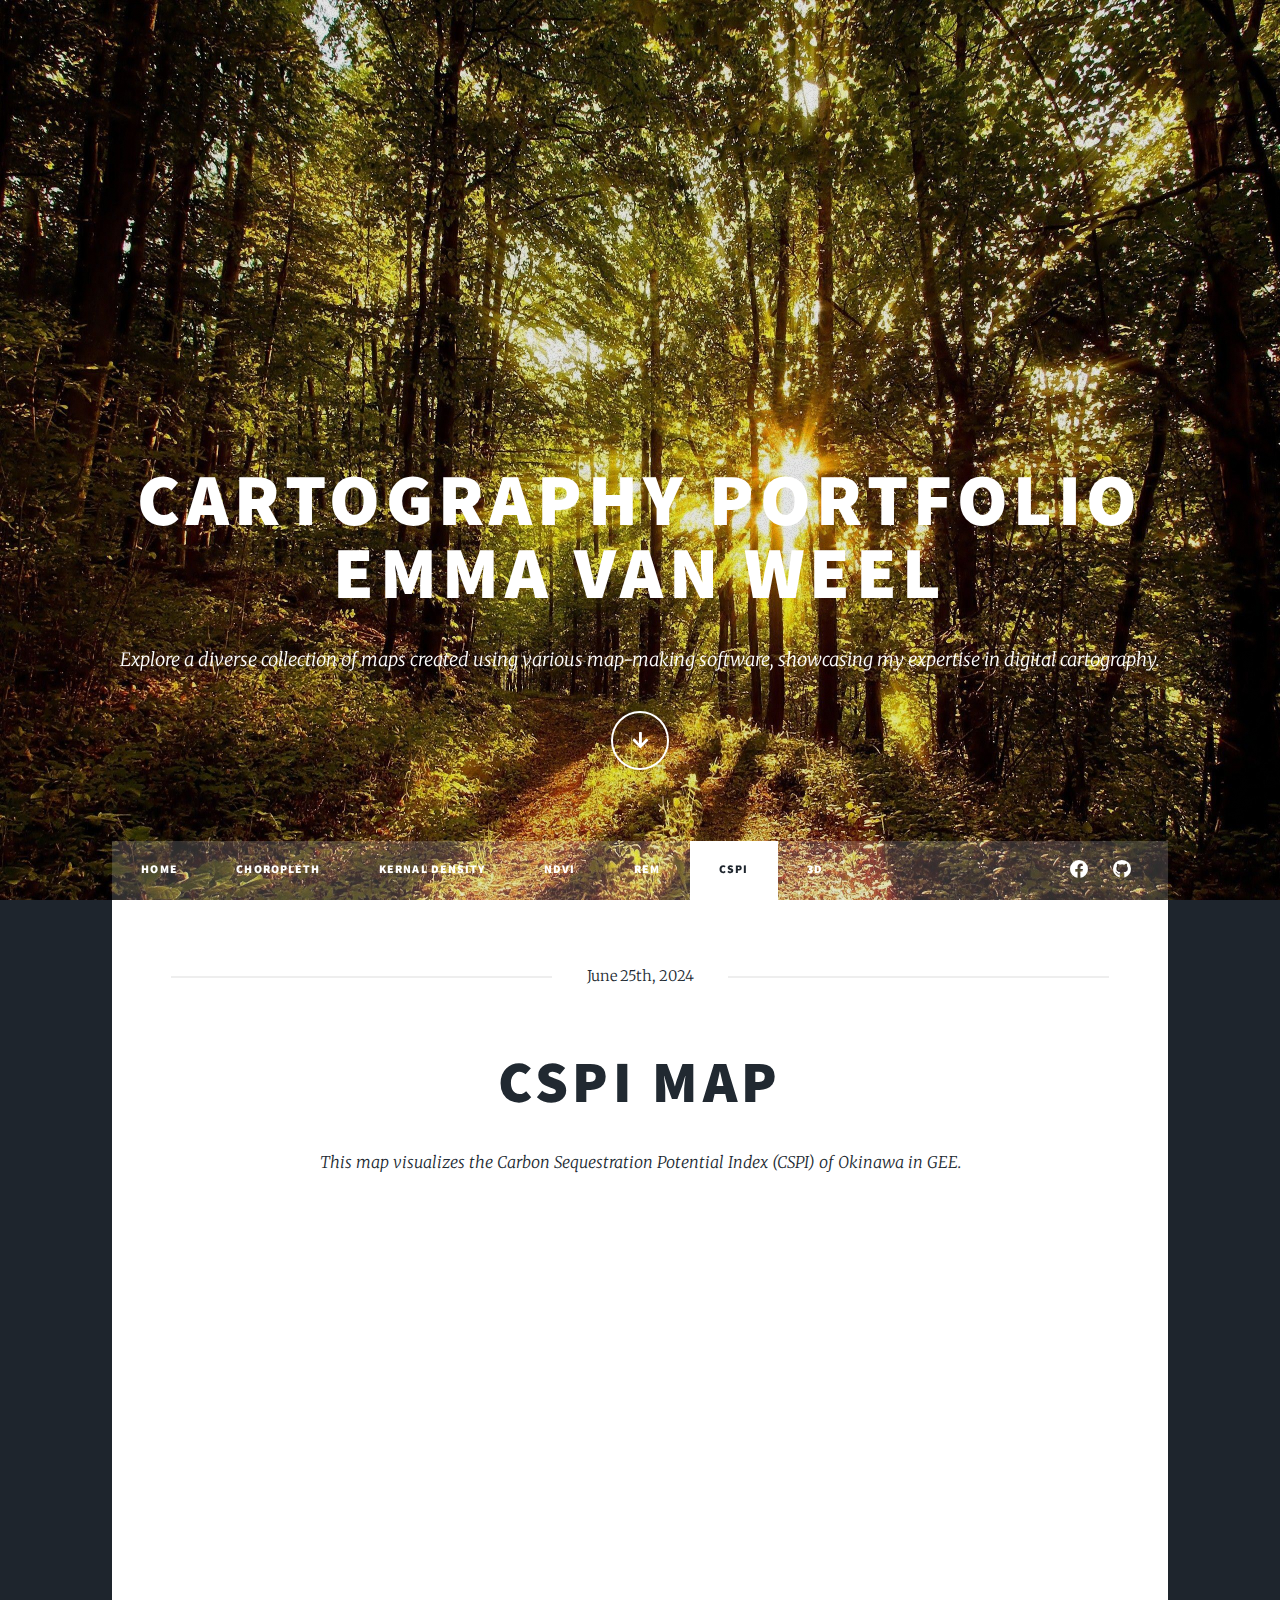
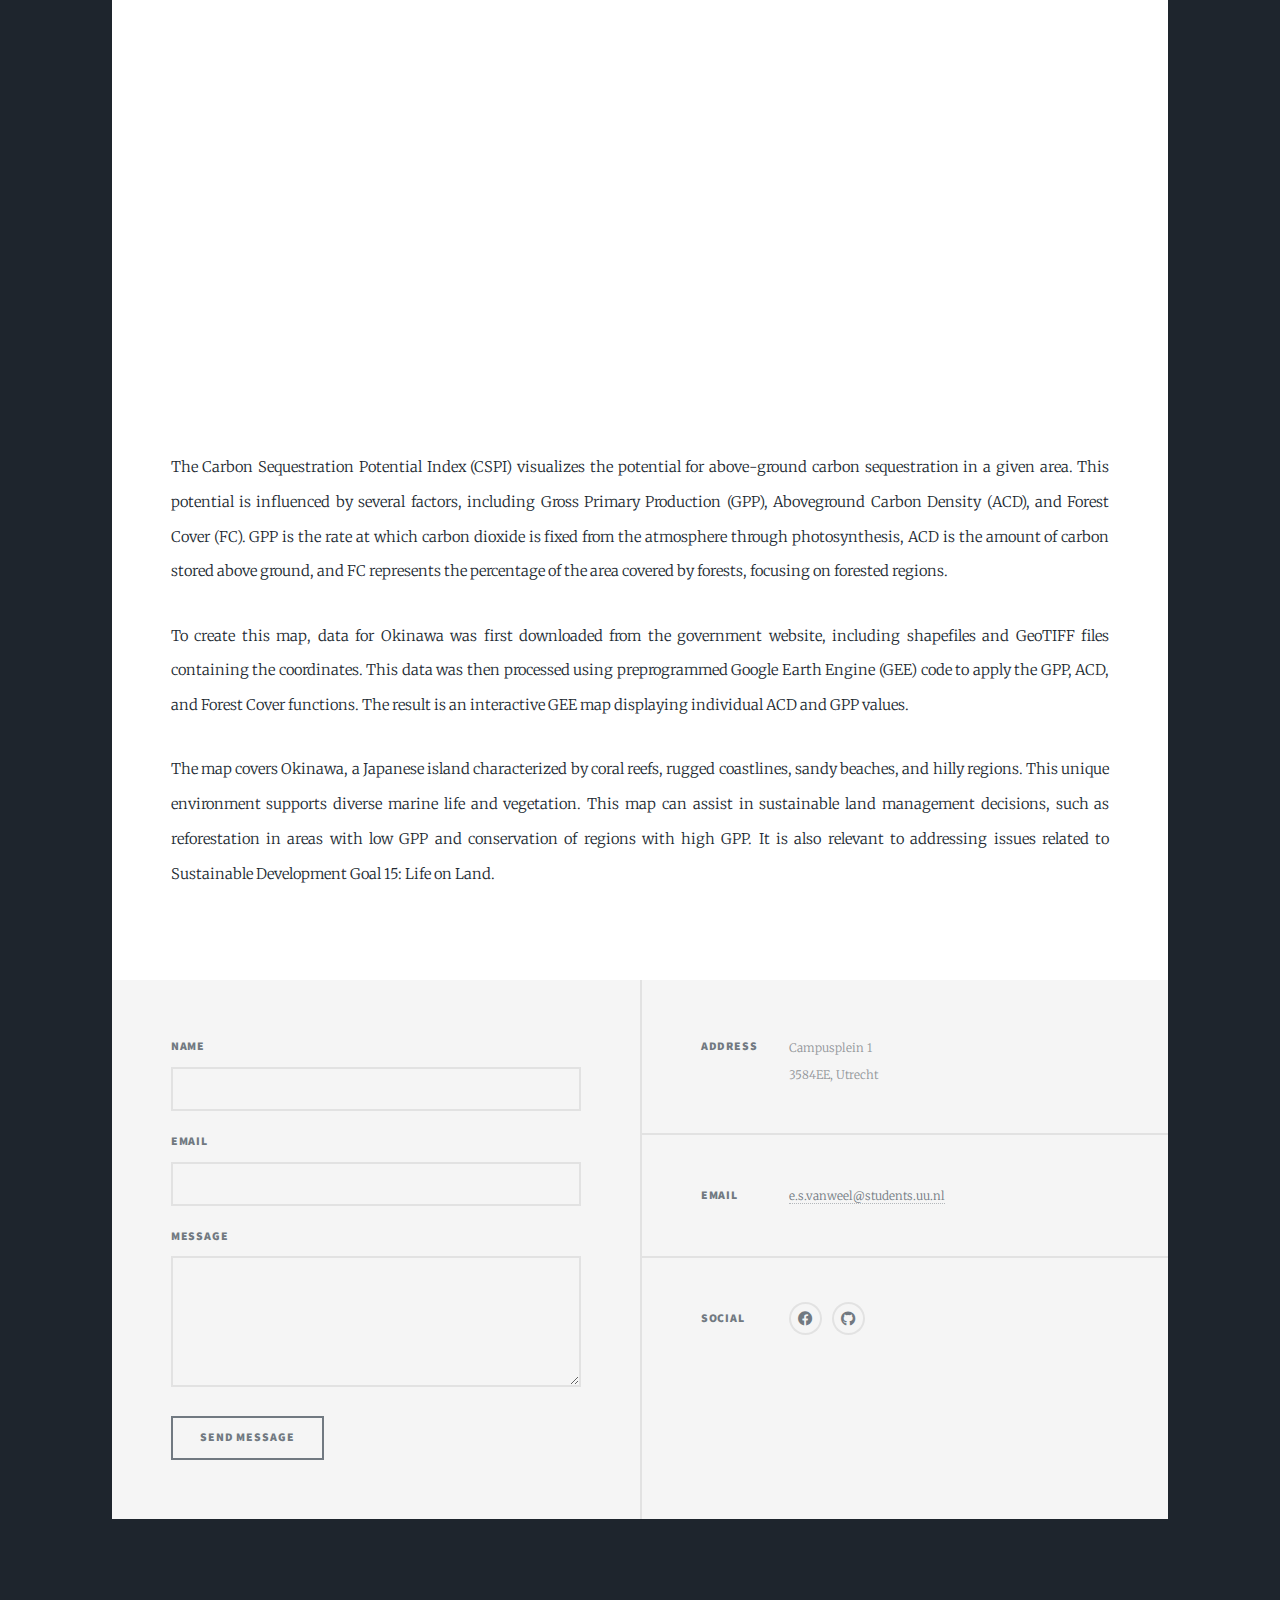
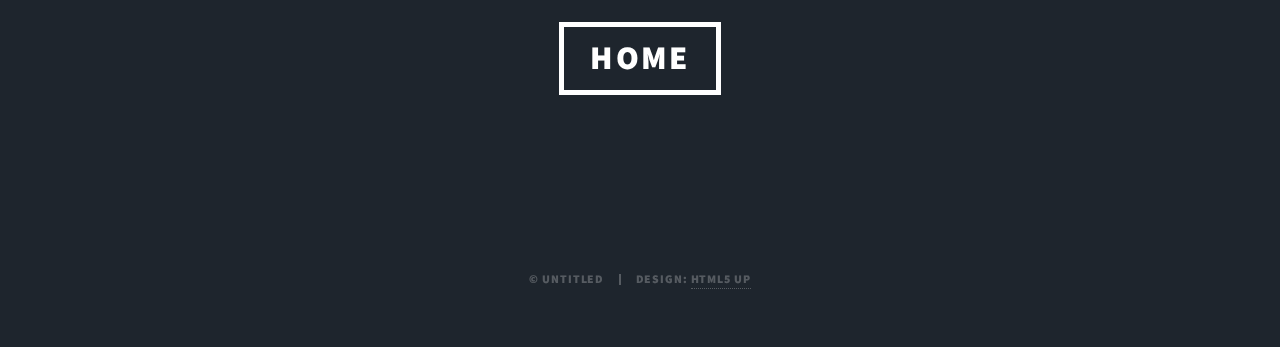
<file: Website/map5.html>
<!DOCTYPE HTML>
<!--
	Massively by HTML5 UP
	html5up.net | @ajlkn
	Free for personal and commercial use under the CCA 3.0 license ((html5up.net/license))
-->
<html>
	<head>
		<title>Generic Page - Massively by HTML5 UP</title>
		<meta charset="utf-8" />
		<meta name="viewport" content="width=device-width, initial-scale=1, user-scalable=no" />
		<link rel="stylesheet" href="assets/css/main.css" />
		<noscript><link rel="stylesheet" href="assets/css/noscript.css" /></noscript>
	</head>
	<body class="is-preload">

		<!-- Wrapper -->
			<div id="wrapper" class="fade-in">

				<!-- Intro -->
					<div id="intro">
						<h1>Cartography Portfolio<br />
						Emma van Weel</h1>
						<p> Explore a diverse collection of maps created using various map-making software, showcasing my expertise in digital cartography. </p>
						<ul class="actions">
							<li><a href="#header" class="button icon solid solo fa-arrow-down scrolly">Continue</a></li>
						</ul>
					</div>

				<!-- Nav -->
					<nav id="nav">
						<ul class="links">
							<li><a href="index.html">Home</a></li>
							<li><a href="map1.html">Choropleth</a></li>
							<li><a href="map2.html">Kernal density</a></li>
							<li><a href="map3.html">NDVI</a></li>
							<li><a href="map4.html">REM</a></li>
							<li class="active"><a href="map.5.html">CSPI</a></li>
							<li><a href="map6.html">3D</a></li>
						</ul>
						<ul class="icons">
							<li><a href="https://www.facebook.com/profile.php?id=61550059149312" class="icon brands fa-facebook"><span class="label">Facebook</span></a></li>
							<li><a href="https://github.com/emmavanweel/emmavanweel.github.io" class="icon brands fa-github"><span class="label">GitHub</span></a></li>
						</ul>
					</nav>

				<!-- Main -->
					<div id="main">

						<!-- Post -->
							<section class="post">
								<header class="major">
									<span class="date">June 25th, 2024</span>
									<h1>CSPI map</h1>
									<p>This map visualizes the Carbon Sequestration Potential Index (CSPI) of Okinawa in GEE.</p>
								</header>
								<iframe src="https://ee-emmavanweel2.projects.earthengine.app/view/cspi" width="100%" height="800px" frameborder="0" style="border:0" allowfullscreen>iFrames are not supported on this page.</iframe>
								<p>The Carbon Sequestration Potential Index (CSPI) visualizes the potential for above-ground carbon sequestration in a given area. This potential is influenced by several factors, including Gross Primary Production (GPP), Aboveground Carbon Density (ACD), and Forest Cover (FC). GPP is the rate at which carbon dioxide is fixed from the atmosphere through photosynthesis, ACD is the amount of carbon stored above ground, and FC represents the percentage of the area covered by forests, focusing on forested regions.</p>
								<p>To create this map, data for Okinawa was first downloaded from the government website, including shapefiles and GeoTIFF files containing the coordinates. This data was then processed using preprogrammed Google Earth Engine (GEE) code to apply the GPP, ACD, and Forest Cover functions. The result is an interactive GEE map displaying individual ACD and GPP values.</p>
								<p>The map covers Okinawa, a Japanese island characterized by coral reefs, rugged coastlines, sandy beaches, and hilly regions. This unique environment supports diverse marine life and vegetation. This map can assist in sustainable land management decisions, such as reforestation in areas with low GPP and conservation of regions with high GPP. It is also relevant to addressing issues related to Sustainable Development Goal 15: Life on Land.</p>
		
					</div>

				<!-- Footer -->
					<footer id="footer">
						<section>
							<form method="post" action="#">
								<div class="fields">
									<div class="field">
										<label for="name">Name</label>
										<input type="text" name="name" id="name" />
									</div>
									<div class="field">
										<label for="email">Email</label>
										<input type="text" name="email" id="email" />
									</div>
									<div class="field">
										<label for="message">Message</label>
										<textarea name="message" id="message" rows="3"></textarea>
									</div>
								</div>
								<ul class="actions">
									<li><input type="submit" value="Send Message" /></li>
								</ul>
							</form>
						</section>
						<section class="split contact">
							<section class="alt">
								<h3>Address</h3>
								<p>Campusplein 1<br />
								3584EE, Utrecht</p>
							</section>
							<section>
								<h3>Email</h3>
								<p><a href="#">e.s.vanweel@students.uu.nl</a></p>
							</section>
							<section>
								<h3>Social</h3>
								<ul class="icons alt">
									<li><a href="https://www.facebook.com/profile.php?id=61550059149312" class="icon brands fa-facebook"><span class="label">Facebook</span></a></li>
									<li><a href="https://github.com/emmavanweel/emmavanweel.github.io" class="icon brands fa-github"><span class="label">GitHub</span></a></li>
								</ul>
							</section>
						</section>
					</footer>

				<!-- Header -->
					<header id="header">
						<a href="index.html" class="logo">Home</a>
					</header>

				<!-- Copyright -->
					<div id="copyright">
						<ul><li>&copy; Untitled</li><li>Design: <a href="https://html5up.net">HTML5 UP</a></li></ul>
					</div>

			</div>

		<!-- Scripts -->
			<script src="assets/js/jquery.min.js"></script>
			<script src="assets/js/jquery.scrollex.min.js"></script>
			<script src="assets/js/jquery.scrolly.min.js"></script>
			<script src="assets/js/browser.min.js"></script>
			<script src="assets/js/breakpoints.min.js"></script>
			<script src="assets/js/util.js"></script>
			<script src="assets/js/main.js"></script>

	</body>
</html>
</file>
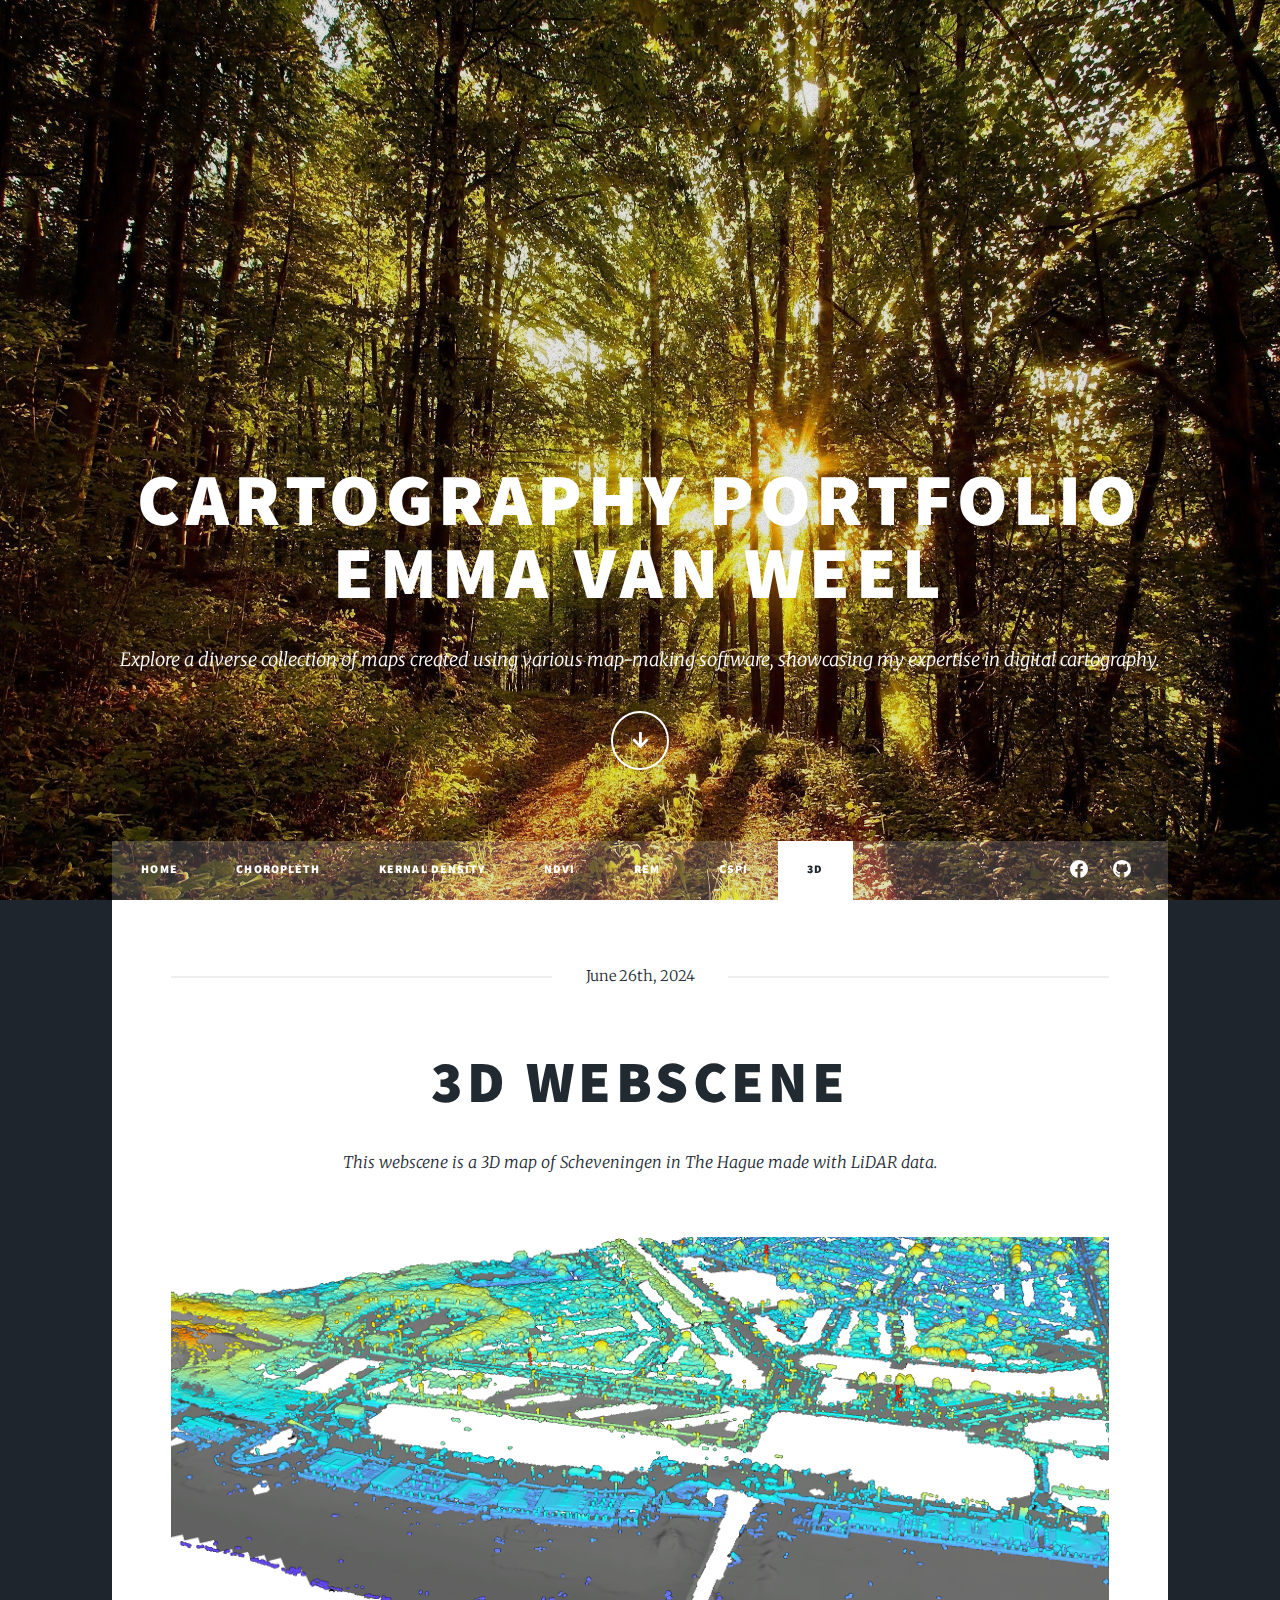
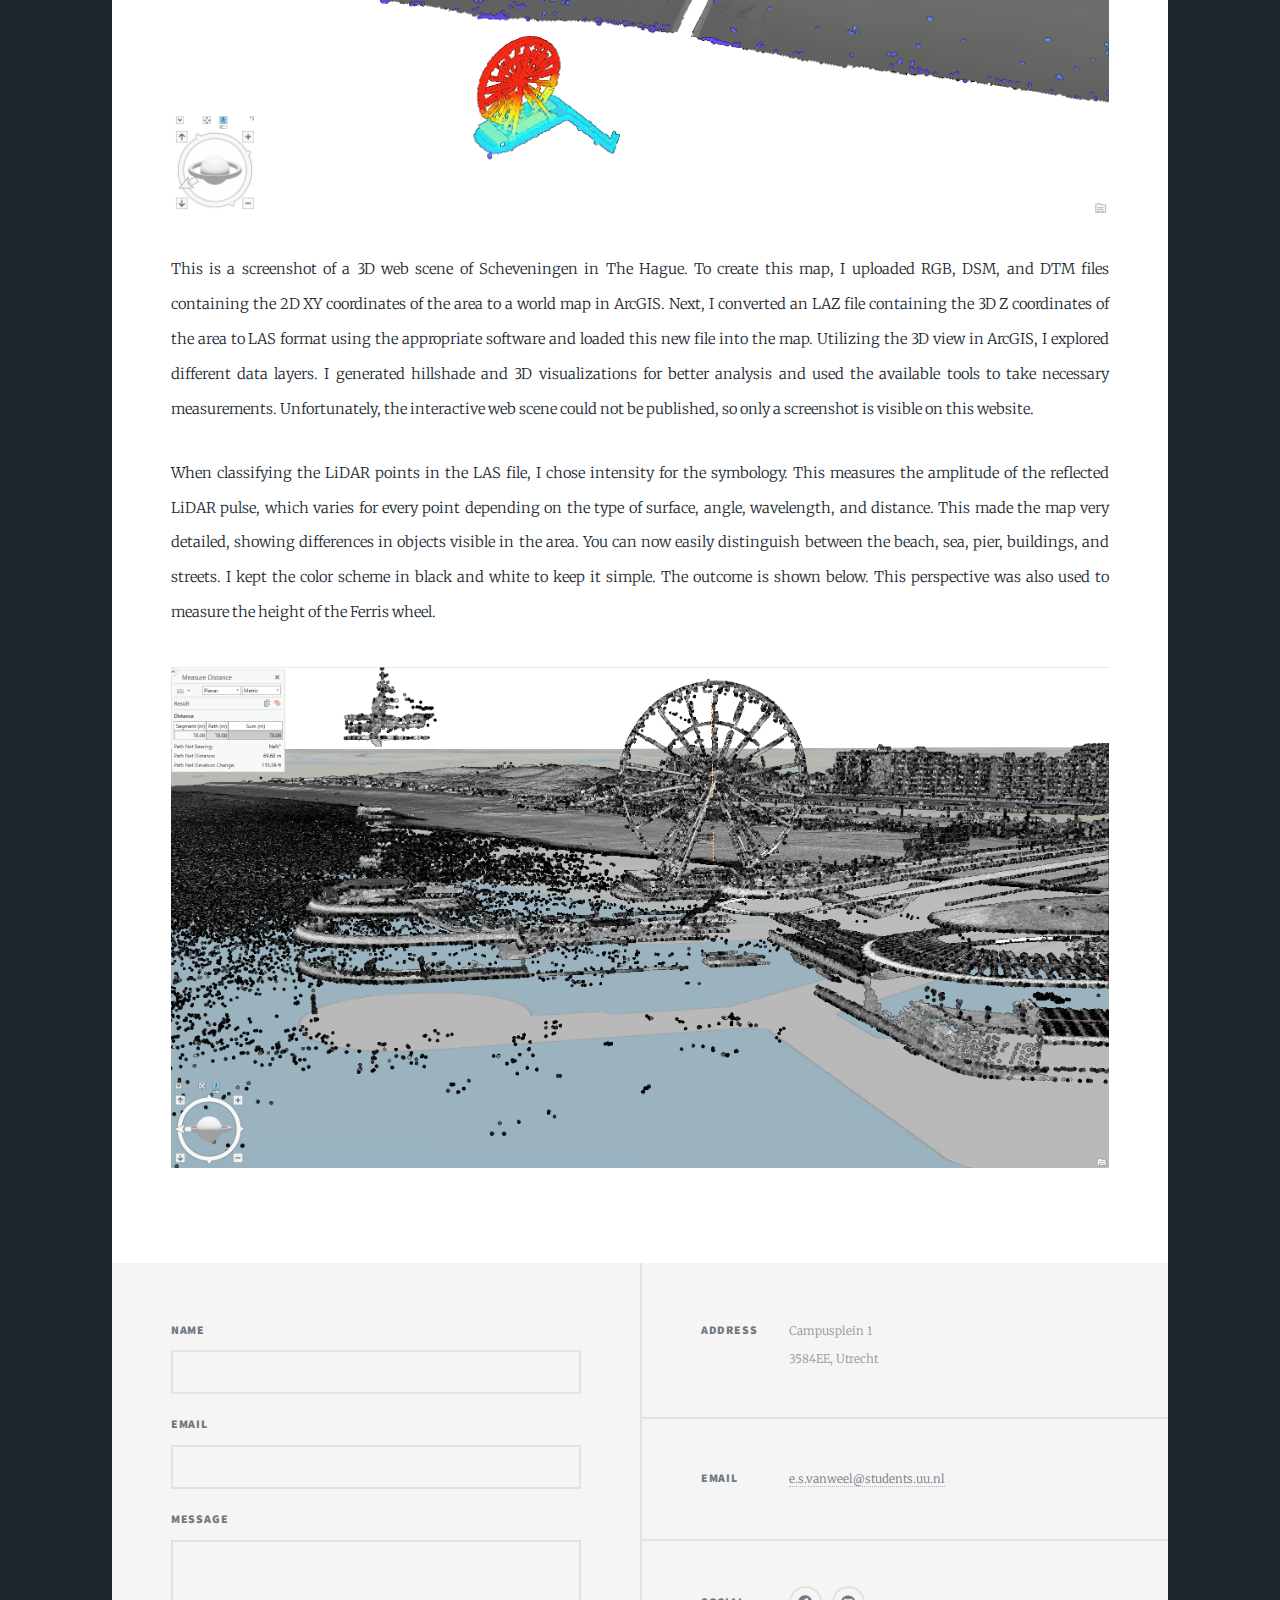
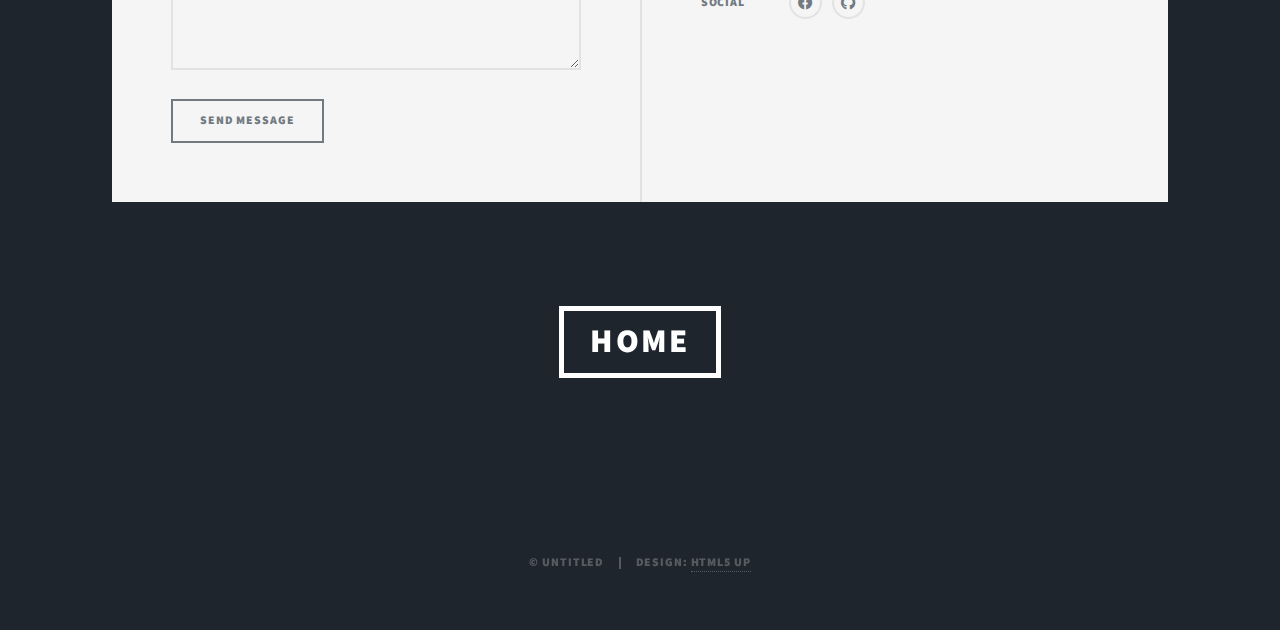
<file: Website/map6.html>
<!DOCTYPE HTML>
<!--
	Massively by HTML5 UP
	html5up.net | @ajlkn
	Free for personal and commercial use under the CCA 3.0 license (html5up.net/license)
-->
<html>
	<head>
		<title>Generic Page - Massively by HTML5 UP</title>
		<meta charset="utf-8" />
		<meta name="viewport" content="width=device-width, initial-scale=1, user-scalable=no" />
		<link rel="stylesheet" href="assets/css/main.css" />
		<noscript><link rel="stylesheet" href="assets/css/noscript.css" /></noscript>
	</head>
	<body class="is-preload">

		<!-- Wrapper -->
			<div id="wrapper" class="fade-in">

				<!-- Intro -->
					<div id="intro">
						<h1>Cartography Portfolio<br />
						Emma van Weel</h1>
						<p> Explore a diverse collection of maps created using various map-making software, showcasing my expertise in digital cartography. </p>
						<ul class="actions">
							<li><a href="#header" class="button icon solid solo fa-arrow-down scrolly">Continue</a></li>
						</ul>
					</div>

				<!-- Nav -->
					<nav id="nav">
						<ul class="links">
							<li><a href="index.html">Home</a></li>
							<li><a href="map1.html">Choropleth</a></li>
							<li><a href="map2.html">Kernal density</a></li>
							<li><a href="map3.html">NDVI</a></li>
							<li><a href="map4.html">REM</a></li>
							<li><a href="map5.html">CSPI</a></li>
							<li class="active"><a href="map.6.html">3D</a></li>
						</ul>
						<ul class="icons">
							<li><a href="https://www.facebook.com/profile.php?id=61550059149312" class="icon brands fa-facebook"><span class="label">Facebook</span></a></li>
							<li><a href="https://github.com/emmavanweel/emmavanweel.github.io" class="icon brands fa-github"><span class="label">GitHub</span></a></li>
						</ul>
					</nav>

				<!-- Main -->
					<div id="main">

						<!-- Post -->
							<section class="post">
								<header class="major">
									<span class="date">June 26th, 2024</span>
									<h1>3D webscene</h1>
									<p>This webscene is a 3D map of Scheveningen in The Hague made with LiDAR data.</p>
								</header>
								<a href="map4.html" class="image fit"><img src="images/3D.jpg" alt="" /></a>
								<p>This is a screenshot of a 3D web scene of Scheveningen in The Hague. To create this map, I uploaded RGB, DSM, and DTM files containing the 2D XY coordinates of the area to a world map in ArcGIS. Next, I converted an LAZ file containing the 3D Z coordinates of the area to LAS format using the appropriate software and loaded this new file into the map. Utilizing the 3D view in ArcGIS, I explored different data layers. I generated hillshade and 3D visualizations for better analysis and used the available tools to take necessary measurements. Unfortunately, the interactive web scene could not be published, so only a screenshot is visible on this website.</p>
								<p>When classifying the LiDAR points in the LAS file, I chose intensity for the symbology. This measures the amplitude of the reflected LiDAR pulse, which varies for every point depending on the type of surface, angle, wavelength, and distance. This made the map very detailed, showing differences in objects visible in the area. You can now easily distinguish between the beach, sea, pier, buildings, and streets. I kept the color scheme in black and white to keep it simple. The outcome is shown below. This perspective was also used to measure the height of the Ferris wheel. </p>
								<a href="map4.html" class="image fit"><img src="images/intensity.jpg" alt="" /></a>
		
					</div>

				<!-- Footer -->
					<footer id="footer">
						<section>
							<form method="post" action="#">
								<div class="fields">
									<div class="field">
										<label for="name">Name</label>
										<input type="text" name="name" id="name" />
									</div>
									<div class="field">
										<label for="email">Email</label>
										<input type="text" name="email" id="email" />
									</div>
									<div class="field">
										<label for="message">Message</label>
										<textarea name="message" id="message" rows="3"></textarea>
									</div>
								</div>
								<ul class="actions">
									<li><input type="submit" value="Send Message" /></li>
								</ul>
							</form>
						</section>
						<section class="split contact">
							<section class="alt">
								<h3>Address</h3>
								<p>Campusplein 1<br />
								3584EE, Utrecht</p>
							</section>
							<section>
								<h3>Email</h3>
								<p><a href="#">e.s.vanweel@students.uu.nl</a></p>
							</section>
							<section>
								<h3>Social</h3>
								<ul class="icons alt">
									<li><a href="https://www.facebook.com/profile.php?id=61550059149312" class="icon brands fa-facebook"><span class="label">Facebook</span></a></li>
									<li><a href="https://github.com/emmavanweel/emmavanweel.github.io" class="icon brands fa-github"><span class="label">GitHub</span></a></li>
								</ul>
							</section>
						</section>
					</footer>

				<!-- Header -->
					<header id="header">
						<a href="index.html" class="logo">Home</a>
					</header>

				<!-- Copyright -->
					<div id="copyright">
						<ul><li>&copy; Untitled</li><li>Design: <a href="https://html5up.net">HTML5 UP</a></li></ul>
					</div>

			</div>


		<!-- Scripts -->
			<script src="assets/js/jquery.min.js"></script>
			<script src="assets/js/jquery.scrollex.min.js"></script>
			<script src="assets/js/jquery.scrolly.min.js"></script>
			<script src="assets/js/browser.min.js"></script>
			<script src="assets/js/breakpoints.min.js"></script>
			<script src="assets/js/util.js"></script>
			<script src="assets/js/main.js"></script>

	</body>
</html>
</file>
<file: Website/assets/css/main.css>
@import url(fontawesome-all.min.css);
@import url("https://fonts.googleapis.com/css?family=Merriweather:300,700,300italic,700italic|Source+Sans+Pro:900");

/*
	Massively by HTML5 UP
	html5up.net | @ajlkn
	Free for personal and commercial use under the CCA 3.0 license (html5up.net/license)
*/

html, body, div, span, applet, object,
iframe, h1, h2, h3, h4, h5, h6, p, blockquote,
pre, a, abbr, acronym, address, big, cite,
code, del, dfn, em, img, ins, kbd, q, s, samp,
small, strike, strong, sub, sup, tt, var, b,
u, i, center, dl, dt, dd, ol, ul, li, fieldset,
form, label, legend, table, caption, tbody,
tfoot, thead, tr, th, td, article, aside,
canvas, details, embed, figure, figcaption,
footer, header, hgroup, menu, nav, output, ruby,
section, summary, time, mark, audio, video {
	margin: 0;
	padding: 0;
	border: 0;
	font-size: 100%;
	font: inherit;
	vertical-align: baseline;}

article, aside, details, figcaption, figure,
footer, header, hgroup, menu, nav, section {
	display: block;}

body {
	line-height: 1;
}

ol, ul {
	list-style: none;
}

blockquote, q {
	quotes: none;
}

	blockquote:before, blockquote:after, q:before, q:after {
		content: '';
		content: none;
	}

table {
	border-collapse: collapse;
	border-spacing: 0;
}

body {
	-webkit-text-size-adjust: none;
}

mark {
	background-color: transparent;
	color: inherit;
}

input::-moz-focus-inner {
	border: 0;
	padding: 0;
}

input, select, textarea {
	-moz-appearance: none;
	-webkit-appearance: none;
	-ms-appearance: none;
	appearance: none;
}

/* Basic */

	@-ms-viewport {
		width: device-width;
	}

	body {
		-ms-overflow-style: scrollbar;
	}

	@media screen and (max-width: 480px) {

		html, body {
			min-width: 320px;
		}

	}

	html {
		box-sizing: border-box;
	}

	*, *:before, *:after {
		box-sizing: inherit;
	}

	body {
		background-color: #1e252d;
	}

		body.is-preload *, body.is-preload *:before, body.is-preload *:after {
			-moz-animation: none !important;
			-webkit-animation: none !important;
			-ms-animation: none !important;
			animation: none !important;
			-moz-transition: none !important;
			-webkit-transition: none !important;
			-ms-transition: none !important;
			transition: none !important;
		}

/* Type */

	html {
		font-size: 16pt;
	}

		@media screen and (max-width: 1680px) {

			html {
				font-size: 12pt;
			}

		}

		@media screen and (max-width: 1280px) {

			html {
				font-size: 11pt;
			}

		}

		@media screen and (max-width: 360px) {

			html {
				font-size: 10pt;
			}

		}

	body {
		color: #212931;
	}

	body, input, select, textarea {
		font-family: "Merriweather", Georgia, serif;
		font-weight: 300;
		font-size: 1rem;
		line-height: 2.375;
	}

	a {
		-moz-transition: color 0.2s ease-in-out, background-color 0.2s ease-in-out, border-color 0.2s ease-in-out, box-shadow 0.2s ease-in-out;
		-webkit-transition: color 0.2s ease-in-out, background-color 0.2s ease-in-out, border-color 0.2s ease-in-out, box-shadow 0.2s ease-in-out;
		-ms-transition: color 0.2s ease-in-out, background-color 0.2s ease-in-out, border-color 0.2s ease-in-out, box-shadow 0.2s ease-in-out;
		transition: color 0.2s ease-in-out, background-color 0.2s ease-in-out, border-color 0.2s ease-in-out, box-shadow 0.2s ease-in-out;
		border-bottom: dotted 1px;
		text-decoration: none;
	}

		a:hover {
			border-bottom-color: transparent;
		}

	strong, b {
		font-weight: 600;
	}

	em, i {
		font-style: italic;
	}

	p {
		text-align: justify;
		margin: 0 0 2rem 0;
	}

	h1, h2, h3, h4, h5, h6 {
		font-family: "Source Sans Pro", Helvetica, sans-serif;
		font-weight: 900;
		line-height: 1.5;
		letter-spacing: 0.075em;
		text-transform: uppercase;
		margin: 0 0 1rem 0;
	}

		h1 a, h2 a, h3 a, h4 a, h5 a, h6 a {
			border-bottom: 0;
			color: inherit;
			text-decoration: none;
		}

	h1 {
		font-size: 4rem;
		line-height: 1.1;
		margin: 0 0 2rem 0;
	}

	h2 {
		font-size: 1.75rem;
		line-height: 1.3;
		margin: 0 0 1.5rem 0;
	}

	h3 {
		font-size: 1.25rem;
		margin: 0 0 1.5rem 0;
	}

	h4 {
		font-size: 1rem;
	}

	h5 {
		font-size: 0.9rem;
	}

	h6 {
		font-size: 0.8rem;
	}

	sub {
		font-size: 0.8rem;
		position: relative;
		top: 0.5rem;
	}

	sup {
		font-size: 0.8rem;
		position: relative;
		top: -0.5rem;
	}

	blockquote {
		border-left: solid 4px;
		font-style: italic;
		margin: 0 0 2rem 0;
		padding: 0.5rem 0 0.5rem 2rem;
	}

	code {
		border: solid 2px;
		font-family: "Courier New", monospace;
		font-size: 0.9rem;
		margin: 0 0.25rem;
		padding: 0.25rem 0.65rem;
	}

	pre {
		-webkit-overflow-scrolling: touch;
		font-family: "Courier New", monospace;
		font-size: 0.9rem;
		margin: 0 0 2rem 0;
	}

		pre code {
			display: block;
			line-height: 1.75;
			padding: 1rem 1.5rem;
			overflow-x: auto;
		}

	hr {
		border: 0;
		border-bottom: solid 2px;
		margin: 3rem 0;
	}

		hr.major {
			margin: 5rem 0;
		}

	.align-left {
		text-align: left;
	}

	.align-center {
		text-align: center;
	}

	.align-right {
		text-align: right;
	}

	input, select, textarea {
		color: #212931;
	}

	a {
		color: #212931;
		border-bottom-color: rgba(33, 41, 49, 0.5);
	}

		a:hover {
			border-bottom-color: transparent;
			color: #18bfef !important;
		}

	strong, b {
		color: #212931;
	}

	h1, h2, h3, h4, h5, h6 {
		color: #212931;
	}

	blockquote {
		border-left-color: #eeeeee;
	}

	code {
		background: rgba(220, 220, 220, 0.25);
		border-color: #eeeeee;
	}

	hr {
		border-bottom-color: #eeeeee;
	}

/* Row */

	.row {
		display: flex;
		flex-wrap: wrap;
		box-sizing: border-box;
		align-items: stretch;
	}

		.row > * {
			box-sizing: border-box;
		}

		.row.gtr-uniform > * > :last-child {
			margin-bottom: 0;
		}

		.row.aln-left {
			justify-content: flex-start;
		}

		.row.aln-center {
			justify-content: center;
		}

		.row.aln-right {
			justify-content: flex-end;
		}

		.row.aln-top {
			align-items: flex-start;
		}

		.row.aln-middle {
			align-items: center;
		}

		.row.aln-bottom {
			align-items: flex-end;
		}

		.row > .imp {
			order: -1;
		}

		.row > .col-1 {
			width: 8.33333%;
		}

		.row > .off-1 {
			margin-left: 8.33333%;
		}

		.row > .col-2 {
			width: 16.66667%;
		}

		.row > .off-2 {
			margin-left: 16.66667%;
		}

		.row > .col-3 {
			width: 25%;
		}

		.row > .off-3 {
			margin-left: 25%;
		}

		.row > .col-4 {
			width: 33.33333%;
		}

		.row > .off-4 {
			margin-left: 33.33333%;
		}

		.row > .col-5 {
			width: 41.66667%;
		}

		.row > .off-5 {
			margin-left: 41.66667%;
		}

		.row > .col-6 {
			width: 50%;
		}

		.row > .off-6 {
			margin-left: 50%;
		}

		.row > .col-7 {
			width: 58.33333%;
		}

		.row > .off-7 {
			margin-left: 58.33333%;
		}

		.row > .col-8 {
			width: 66.66667%;
		}

		.row > .off-8 {
			margin-left: 66.66667%;
		}

		.row > .col-9 {
			width: 75%;
		}

		.row > .off-9 {
			margin-left: 75%;
		}

		.row > .col-10 {
			width: 83.33333%;
		}

		.row > .off-10 {
			margin-left: 83.33333%;
		}

		.row > .col-11 {
			width: 91.66667%;
		}

		.row > .off-11 {
			margin-left: 91.66667%;
		}

		.row > .col-12 {
			width: 100%;
		}

		.row > .off-12 {
			margin-left: 100%;
		}

		.row.gtr-0 {
			margin-top: 0;
			margin-left: 0rem;
		}

			.row.gtr-0 > * {
				padding: 0 0 0 0rem;
			}

			.row.gtr-0.gtr-uniform {
				margin-top: 0rem;
			}

				.row.gtr-0.gtr-uniform > * {
					padding-top: 0rem;
				}

		.row.gtr-25 {
			margin-top: 0;
			margin-left: -0.375rem;
		}

			.row.gtr-25 > * {
				padding: 0 0 0 0.375rem;
			}

			.row.gtr-25.gtr-uniform {
				margin-top: -0.375rem;
			}

				.row.gtr-25.gtr-uniform > * {
					padding-top: 0.375rem;
				}

		.row.gtr-50 {
			margin-top: 0;
			margin-left: -0.75rem;
		}

			.row.gtr-50 > * {
				padding: 0 0 0 0.75rem;
			}

			.row.gtr-50.gtr-uniform {
				margin-top: -0.75rem;
			}

				.row.gtr-50.gtr-uniform > * {
					padding-top: 0.75rem;
				}

		.row {
			margin-top: 0;
			margin-left: -1.5rem;
		}

			.row > * {
				padding: 0 0 0 1.5rem;
			}

			.row.gtr-uniform {
				margin-top: -1.5rem;
			}

				.row.gtr-uniform > * {
					padding-top: 1.5rem;
				}

		.row.gtr-150 {
			margin-top: 0;
			margin-left: -2.25rem;
		}

			.row.gtr-150 > * {
				padding: 0 0 0 2.25rem;
			}

			.row.gtr-150.gtr-uniform {
				margin-top: -2.25rem;
			}

				.row.gtr-150.gtr-uniform > * {
					padding-top: 2.25rem;
				}

		.row.gtr-200 {
			margin-top: 0;
			margin-left: -3rem;
		}

			.row.gtr-200 > * {
				padding: 0 0 0 3rem;
			}

			.row.gtr-200.gtr-uniform {
				margin-top: -3rem;
			}

				.row.gtr-200.gtr-uniform > * {
					padding-top: 3rem;
				}

		@media screen and (max-width: 1680px) {

			.row {
				display: flex;
				flex-wrap: wrap;
				box-sizing: border-box;
				align-items: stretch;
			}

				.row > * {
					box-sizing: border-box;
				}

				.row.gtr-uniform > * > :last-child {
					margin-bottom: 0;
				}

				.row.aln-left {
					justify-content: flex-start;
				}

				.row.aln-center {
					justify-content: center;
				}

				.row.aln-right {
					justify-content: flex-end;
				}

				.row.aln-top {
					align-items: flex-start;
				}

				.row.aln-middle {
					align-items: center;
				}

				.row.aln-bottom {
					align-items: flex-end;
				}

				.row > .imp-xlarge {
					order: -1;
				}

				.row > .col-1-xlarge {
					width: 8.33333%;
				}

				.row > .off-1-xlarge {
					margin-left: 8.33333%;
				}

				.row > .col-2-xlarge {
					width: 16.66667%;
				}

				.row > .off-2-xlarge {
					margin-left: 16.66667%;
				}

				.row > .col-3-xlarge {
					width: 25%;
				}

				.row > .off-3-xlarge {
					margin-left: 25%;
				}

				.row > .col-4-xlarge {
					width: 33.33333%;
				}

				.row > .off-4-xlarge {
					margin-left: 33.33333%;
				}

				.row > .col-5-xlarge {
					width: 41.66667%;
				}

				.row > .off-5-xlarge {
					margin-left: 41.66667%;
				}

				.row > .col-6-xlarge {
					width: 50%;
				}

				.row > .off-6-xlarge {
					margin-left: 50%;
				}

				.row > .col-7-xlarge {
					width: 58.33333%;
				}

				.row > .off-7-xlarge {
					margin-left: 58.33333%;
				}

				.row > .col-8-xlarge {
					width: 66.66667%;
				}

				.row > .off-8-xlarge {
					margin-left: 66.66667%;
				}

				.row > .col-9-xlarge {
					width: 75%;
				}

				.row > .off-9-xlarge {
					margin-left: 75%;
				}

				.row > .col-10-xlarge {
					width: 83.33333%;
				}

				.row > .off-10-xlarge {
					margin-left: 83.33333%;
				}

				.row > .col-11-xlarge {
					width: 91.66667%;
				}

				.row > .off-11-xlarge {
					margin-left: 91.66667%;
				}

				.row > .col-12-xlarge {
					width: 100%;
				}

				.row > .off-12-xlarge {
					margin-left: 100%;
				}

				.row.gtr-0 {
					margin-top: 0;
					margin-left: 0rem;
				}

					.row.gtr-0 > * {
						padding: 0 0 0 0rem;
					}

					.row.gtr-0.gtr-uniform {
						margin-top: 0rem;
					}

						.row.gtr-0.gtr-uniform > * {
							padding-top: 0rem;
						}

				.row.gtr-25 {
					margin-top: 0;
					margin-left: -0.375rem;
				}

					.row.gtr-25 > * {
						padding: 0 0 0 0.375rem;
					}

					.row.gtr-25.gtr-uniform {
						margin-top: -0.375rem;
					}

						.row.gtr-25.gtr-uniform > * {
							padding-top: 0.375rem;
						}

				.row.gtr-50 {
					margin-top: 0;
					margin-left: -0.75rem;
				}

					.row.gtr-50 > * {
						padding: 0 0 0 0.75rem;
					}

					.row.gtr-50.gtr-uniform {
						margin-top: -0.75rem;
					}

						.row.gtr-50.gtr-uniform > * {
							padding-top: 0.75rem;
						}

				.row {
					margin-top: 0;
					margin-left: -1.5rem;
				}

					.row > * {
						padding: 0 0 0 1.5rem;
					}

					.row.gtr-uniform {
						margin-top: -1.5rem;
					}

						.row.gtr-uniform > * {
							padding-top: 1.5rem;
						}

				.row.gtr-150 {
					margin-top: 0;
					margin-left: -2.25rem;
				}

					.row.gtr-150 > * {
						padding: 0 0 0 2.25rem;
					}

					.row.gtr-150.gtr-uniform {
						margin-top: -2.25rem;
					}

						.row.gtr-150.gtr-uniform > * {
							padding-top: 2.25rem;
						}

				.row.gtr-200 {
					margin-top: 0;
					margin-left: -3rem;
				}

					.row.gtr-200 > * {
						padding: 0 0 0 3rem;
					}

					.row.gtr-200.gtr-uniform {
						margin-top: -3rem;
					}

						.row.gtr-200.gtr-uniform > * {
							padding-top: 3rem;
						}

		}

		@media screen and (max-width: 1280px) {

			.row {
				display: flex;
				flex-wrap: wrap;
				box-sizing: border-box;
				align-items: stretch;
			}

				.row > * {
					box-sizing: border-box;
				}

				.row.gtr-uniform > * > :last-child {
					margin-bottom: 0;
				}

				.row.aln-left {
					justify-content: flex-start;
				}

				.row.aln-center {
					justify-content: center;
				}

				.row.aln-right {
					justify-content: flex-end;
				}

				.row.aln-top {
					align-items: flex-start;
				}

				.row.aln-middle {
					align-items: center;
				}

				.row.aln-bottom {
					align-items: flex-end;
				}

				.row > .imp-large {
					order: -1;
				}

				.row > .col-1-large {
					width: 8.33333%;
				}

				.row > .off-1-large {
					margin-left: 8.33333%;
				}

				.row > .col-2-large {
					width: 16.66667%;
				}

				.row > .off-2-large {
					margin-left: 16.66667%;
				}

				.row > .col-3-large {
					width: 25%;
				}

				.row > .off-3-large {
					margin-left: 25%;
				}

				.row > .col-4-large {
					width: 33.33333%;
				}

				.row > .off-4-large {
					margin-left: 33.33333%;
				}

				.row > .col-5-large {
					width: 41.66667%;
				}

				.row > .off-5-large {
					margin-left: 41.66667%;
				}

				.row > .col-6-large {
					width: 50%;
				}

				.row > .off-6-large {
					margin-left: 50%;
				}

				.row > .col-7-large {
					width: 58.33333%;
				}

				.row > .off-7-large {
					margin-left: 58.33333%;
				}

				.row > .col-8-large {
					width: 66.66667%;
				}

				.row > .off-8-large {
					margin-left: 66.66667%;
				}

				.row > .col-9-large {
					width: 75%;
				}

				.row > .off-9-large {
					margin-left: 75%;
				}

				.row > .col-10-large {
					width: 83.33333%;
				}

				.row > .off-10-large {
					margin-left: 83.33333%;
				}

				.row > .col-11-large {
					width: 91.66667%;
				}

				.row > .off-11-large {
					margin-left: 91.66667%;
				}

				.row > .col-12-large {
					width: 100%;
				}

				.row > .off-12-large {
					margin-left: 100%;
				}

				.row.gtr-0 {
					margin-top: 0;
					margin-left: 0rem;
				}

					.row.gtr-0 > * {
						padding: 0 0 0 0rem;
					}

					.row.gtr-0.gtr-uniform {
						margin-top: 0rem;
					}

						.row.gtr-0.gtr-uniform > * {
							padding-top: 0rem;
						}

				.row.gtr-25 {
					margin-top: 0;
					margin-left: -0.375rem;
				}

					.row.gtr-25 > * {
						padding: 0 0 0 0.375rem;
					}

					.row.gtr-25.gtr-uniform {
						margin-top: -0.375rem;
					}

						.row.gtr-25.gtr-uniform > * {
							padding-top: 0.375rem;
						}

				.row.gtr-50 {
					margin-top: 0;
					margin-left: -0.75rem;
				}

					.row.gtr-50 > * {
						padding: 0 0 0 0.75rem;
					}

					.row.gtr-50.gtr-uniform {
						margin-top: -0.75rem;
					}

						.row.gtr-50.gtr-uniform > * {
							padding-top: 0.75rem;
						}

				.row {
					margin-top: 0;
					margin-left: -1.5rem;
				}

					.row > * {
						padding: 0 0 0 1.5rem;
					}

					.row.gtr-uniform {
						margin-top: -1.5rem;
					}

						.row.gtr-uniform > * {
							padding-top: 1.5rem;
						}

				.row.gtr-150 {
					margin-top: 0;
					margin-left: -2.25rem;
				}

					.row.gtr-150 > * {
						padding: 0 0 0 2.25rem;
					}

					.row.gtr-150.gtr-uniform {
						margin-top: -2.25rem;
					}

						.row.gtr-150.gtr-uniform > * {
							padding-top: 2.25rem;
						}

				.row.gtr-200 {
					margin-top: 0;
					margin-left: -3rem;
				}

					.row.gtr-200 > * {
						padding: 0 0 0 3rem;
					}

					.row.gtr-200.gtr-uniform {
						margin-top: -3rem;
					}

						.row.gtr-200.gtr-uniform > * {
							padding-top: 3rem;
						}

		}

		@media screen and (max-width: 980px) {

			.row {
				display: flex;
				flex-wrap: wrap;
				box-sizing: border-box;
				align-items: stretch;
			}

				.row > * {
					box-sizing: border-box;
				}

				.row.gtr-uniform > * > :last-child {
					margin-bottom: 0;
				}

				.row.aln-left {
					justify-content: flex-start;
				}

				.row.aln-center {
					justify-content: center;
				}

				.row.aln-right {
					justify-content: flex-end;
				}

				.row.aln-top {
					align-items: flex-start;
				}

				.row.aln-middle {
					align-items: center;
				}

				.row.aln-bottom {
					align-items: flex-end;
				}

				.row > .imp-medium {
					order: -1;
				}

				.row > .col-1-medium {
					width: 8.33333%;
				}

				.row > .off-1-medium {
					margin-left: 8.33333%;
				}

				.row > .col-2-medium {
					width: 16.66667%;
				}

				.row > .off-2-medium {
					margin-left: 16.66667%;
				}

				.row > .col-3-medium {
					width: 25%;
				}

				.row > .off-3-medium {
					margin-left: 25%;
				}

				.row > .col-4-medium {
					width: 33.33333%;
				}

				.row > .off-4-medium {
					margin-left: 33.33333%;
				}

				.row > .col-5-medium {
					width: 41.66667%;
				}

				.row > .off-5-medium {
					margin-left: 41.66667%;
				}

				.row > .col-6-medium {
					width: 50%;
				}

				.row > .off-6-medium {
					margin-left: 50%;
				}

				.row > .col-7-medium {
					width: 58.33333%;
				}

				.row > .off-7-medium {
					margin-left: 58.33333%;
				}

				.row > .col-8-medium {
					width: 66.66667%;
				}

				.row > .off-8-medium {
					margin-left: 66.66667%;
				}

				.row > .col-9-medium {
					width: 75%;
				}

				.row > .off-9-medium {
					margin-left: 75%;
				}

				.row > .col-10-medium {
					width: 83.33333%;
				}

				.row > .off-10-medium {
					margin-left: 83.33333%;
				}

				.row > .col-11-medium {
					width: 91.66667%;
				}

				.row > .off-11-medium {
					margin-left: 91.66667%;
				}

				.row > .col-12-medium {
					width: 100%;
				}

				.row > .off-12-medium {
					margin-left: 100%;
				}

				.row.gtr-0 {
					margin-top: 0;
					margin-left: 0rem;
				}

					.row.gtr-0 > * {
						padding: 0 0 0 0rem;
					}

					.row.gtr-0.gtr-uniform {
						margin-top: 0rem;
					}

						.row.gtr-0.gtr-uniform > * {
							padding-top: 0rem;
						}

				.row.gtr-25 {
					margin-top: 0;
					margin-left: -0.375rem;
				}

					.row.gtr-25 > * {
						padding: 0 0 0 0.375rem;
					}

					.row.gtr-25.gtr-uniform {
						margin-top: -0.375rem;
					}

						.row.gtr-25.gtr-uniform > * {
							padding-top: 0.375rem;
						}

				.row.gtr-50 {
					margin-top: 0;
					margin-left: -0.75rem;
				}

					.row.gtr-50 > * {
						padding: 0 0 0 0.75rem;
					}

					.row.gtr-50.gtr-uniform {
						margin-top: -0.75rem;
					}

						.row.gtr-50.gtr-uniform > * {
							padding-top: 0.75rem;
						}

				.row {
					margin-top: 0;
					margin-left: -1.5rem;
				}

					.row > * {
						padding: 0 0 0 1.5rem;
					}

					.row.gtr-uniform {
						margin-top: -1.5rem;
					}

						.row.gtr-uniform > * {
							padding-top: 1.5rem;
						}

				.row.gtr-150 {
					margin-top: 0;
					margin-left: -2.25rem;
				}

					.row.gtr-150 > * {
						padding: 0 0 0 2.25rem;
					}

					.row.gtr-150.gtr-uniform {
						margin-top: -2.25rem;
					}

						.row.gtr-150.gtr-uniform > * {
							padding-top: 2.25rem;
						}

				.row.gtr-200 {
					margin-top: 0;
					margin-left: -3rem;
				}

					.row.gtr-200 > * {
						padding: 0 0 0 3rem;
					}

					.row.gtr-200.gtr-uniform {
						margin-top: -3rem;
					}

						.row.gtr-200.gtr-uniform > * {
							padding-top: 3rem;
						}

		}

		@media screen and (max-width: 736px) {

			.row {
				display: flex;
				flex-wrap: wrap;
				box-sizing: border-box;
				align-items: stretch;
			}

				.row > * {
					box-sizing: border-box;
				}

				.row.gtr-uniform > * > :last-child {
					margin-bottom: 0;
				}

				.row.aln-left {
					justify-content: flex-start;
				}

				.row.aln-center {
					justify-content: center;
				}

				.row.aln-right {
					justify-content: flex-end;
				}

				.row.aln-top {
					align-items: flex-start;
				}

				.row.aln-middle {
					align-items: center;
				}

				.row.aln-bottom {
					align-items: flex-end;
				}

				.row > .imp-small {
					order: -1;
				}

				.row > .col-1-small {
					width: 8.33333%;
				}

				.row > .off-1-small {
					margin-left: 8.33333%;
				}

				.row > .col-2-small {
					width: 16.66667%;
				}

				.row > .off-2-small {
					margin-left: 16.66667%;
				}

				.row > .col-3-small {
					width: 25%;
				}

				.row > .off-3-small {
					margin-left: 25%;
				}

				.row > .col-4-small {
					width: 33.33333%;
				}

				.row > .off-4-small {
					margin-left: 33.33333%;
				}

				.row > .col-5-small {
					width: 41.66667%;
				}

				.row > .off-5-small {
					margin-left: 41.66667%;
				}

				.row > .col-6-small {
					width: 50%;
				}

				.row > .off-6-small {
					margin-left: 50%;
				}

				.row > .col-7-small {
					width: 58.33333%;
				}

				.row > .off-7-small {
					margin-left: 58.33333%;
				}

				.row > .col-8-small {
					width: 66.66667%;
				}

				.row > .off-8-small {
					margin-left: 66.66667%;
				}

				.row > .col-9-small {
					width: 75%;
				}

				.row > .off-9-small {
					margin-left: 75%;
				}

				.row > .col-10-small {
					width: 83.33333%;
				}

				.row > .off-10-small {
					margin-left: 83.33333%;
				}

				.row > .col-11-small {
					width: 91.66667%;
				}

				.row > .off-11-small {
					margin-left: 91.66667%;
				}

				.row > .col-12-small {
					width: 100%;
				}

				.row > .off-12-small {
					margin-left: 100%;
				}

				.row.gtr-0 {
					margin-top: 0;
					margin-left: 0rem;
				}

					.row.gtr-0 > * {
						padding: 0 0 0 0rem;
					}

					.row.gtr-0.gtr-uniform {
						margin-top: 0rem;
					}

						.row.gtr-0.gtr-uniform > * {
							padding-top: 0rem;
						}

				.row.gtr-25 {
					margin-top: 0;
					margin-left: -0.375rem;
				}

					.row.gtr-25 > * {
						padding: 0 0 0 0.375rem;
					}

					.row.gtr-25.gtr-uniform {
						margin-top: -0.375rem;
					}

						.row.gtr-25.gtr-uniform > * {
							padding-top: 0.375rem;
						}

				.row.gtr-50 {
					margin-top: 0;
					margin-left: -0.75rem;
				}

					.row.gtr-50 > * {
						padding: 0 0 0 0.75rem;
					}

					.row.gtr-50.gtr-uniform {
						margin-top: -0.75rem;
					}

						.row.gtr-50.gtr-uniform > * {
							padding-top: 0.75rem;
						}

				.row {
					margin-top: 0;
					margin-left: -1.5rem;
				}

					.row > * {
						padding: 0 0 0 1.5rem;
					}

					.row.gtr-uniform {
						margin-top: -1.5rem;
					}

						.row.gtr-uniform > * {
							padding-top: 1.5rem;
						}

				.row.gtr-150 {
					margin-top: 0;
					margin-left: -2.25rem;
				}

					.row.gtr-150 > * {
						padding: 0 0 0 2.25rem;
					}

					.row.gtr-150.gtr-uniform {
						margin-top: -2.25rem;
					}

						.row.gtr-150.gtr-uniform > * {
							padding-top: 2.25rem;
						}

				.row.gtr-200 {
					margin-top: 0;
					margin-left: -3rem;
				}

					.row.gtr-200 > * {
						padding: 0 0 0 3rem;
					}

					.row.gtr-200.gtr-uniform {
						margin-top: -3rem;
					}

						.row.gtr-200.gtr-uniform > * {
							padding-top: 3rem;
						}

		}

		@media screen and (max-width: 480px) {

			.row {
				display: flex;
				flex-wrap: wrap;
				box-sizing: border-box;
				align-items: stretch;
			}

				.row > * {
					box-sizing: border-box;
				}

				.row.gtr-uniform > * > :last-child {
					margin-bottom: 0;
				}

				.row.aln-left {
					justify-content: flex-start;
				}

				.row.aln-center {
					justify-content: center;
				}

				.row.aln-right {
					justify-content: flex-end;
				}

				.row.aln-top {
					align-items: flex-start;
				}

				.row.aln-middle {
					align-items: center;
				}

				.row.aln-bottom {
					align-items: flex-end;
				}

				.row > .imp-xsmall {
					order: -1;
				}

				.row > .col-1-xsmall {
					width: 8.33333%;
				}

				.row > .off-1-xsmall {
					margin-left: 8.33333%;
				}

				.row > .col-2-xsmall {
					width: 16.66667%;
				}

				.row > .off-2-xsmall {
					margin-left: 16.66667%;
				}

				.row > .col-3-xsmall {
					width: 25%;
				}

				.row > .off-3-xsmall {
					margin-left: 25%;
				}

				.row > .col-4-xsmall {
					width: 33.33333%;
				}

				.row > .off-4-xsmall {
					margin-left: 33.33333%;
				}

				.row > .col-5-xsmall {
					width: 41.66667%;
				}

				.row > .off-5-xsmall {
					margin-left: 41.66667%;
				}

				.row > .col-6-xsmall {
					width: 50%;
				}

				.row > .off-6-xsmall {
					margin-left: 50%;
				}

				.row > .col-7-xsmall {
					width: 58.33333%;
				}

				.row > .off-7-xsmall {
					margin-left: 58.33333%;
				}

				.row > .col-8-xsmall {
					width: 66.66667%;
				}

				.row > .off-8-xsmall {
					margin-left: 66.66667%;
				}

				.row > .col-9-xsmall {
					width: 75%;
				}

				.row > .off-9-xsmall {
					margin-left: 75%;
				}

				.row > .col-10-xsmall {
					width: 83.33333%;
				}

				.row > .off-10-xsmall {
					margin-left: 83.33333%;
				}

				.row > .col-11-xsmall {
					width: 91.66667%;
				}

				.row > .off-11-xsmall {
					margin-left: 91.66667%;
				}

				.row > .col-12-xsmall {
					width: 100%;
				}

				.row > .off-12-xsmall {
					margin-left: 100%;
				}

				.row.gtr-0 {
					margin-top: 0;
					margin-left: 0rem;
				}

					.row.gtr-0 > * {
						padding: 0 0 0 0rem;
					}

					.row.gtr-0.gtr-uniform {
						margin-top: 0rem;
					}

						.row.gtr-0.gtr-uniform > * {
							padding-top: 0rem;
						}

				.row.gtr-25 {
					margin-top: 0;
					margin-left: -0.375rem;
				}

					.row.gtr-25 > * {
						padding: 0 0 0 0.375rem;
					}

					.row.gtr-25.gtr-uniform {
						margin-top: -0.375rem;
					}

						.row.gtr-25.gtr-uniform > * {
							padding-top: 0.375rem;
						}

				.row.gtr-50 {
					margin-top: 0;
					margin-left: -0.75rem;
				}

					.row.gtr-50 > * {
						padding: 0 0 0 0.75rem;
					}

					.row.gtr-50.gtr-uniform {
						margin-top: -0.75rem;
					}

						.row.gtr-50.gtr-uniform > * {
							padding-top: 0.75rem;
						}

				.row {
					margin-top: 0;
					margin-left: -1.5rem;
				}

					.row > * {
						padding: 0 0 0 1.5rem;
					}

					.row.gtr-uniform {
						margin-top: -1.5rem;
					}

						.row.gtr-uniform > * {
							padding-top: 1.5rem;
						}

				.row.gtr-150 {
					margin-top: 0;
					margin-left: -2.25rem;
				}

					.row.gtr-150 > * {
						padding: 0 0 0 2.25rem;
					}

					.row.gtr-150.gtr-uniform {
						margin-top: -2.25rem;
					}

						.row.gtr-150.gtr-uniform > * {
							padding-top: 2.25rem;
						}

				.row.gtr-200 {
					margin-top: 0;
					margin-left: -3rem;
				}

					.row.gtr-200 > * {
						padding: 0 0 0 3rem;
					}

					.row.gtr-200.gtr-uniform {
						margin-top: -3rem;
					}

						.row.gtr-200.gtr-uniform > * {
							padding-top: 3rem;
						}

		}

		@media screen and (max-width: 360px) {

			.row {
				display: flex;
				flex-wrap: wrap;
				box-sizing: border-box;
				align-items: stretch;
			}

				.row > * {
					box-sizing: border-box;
				}

				.row.gtr-uniform > * > :last-child {
					margin-bottom: 0;
				}

				.row.aln-left {
					justify-content: flex-start;
				}

				.row.aln-center {
					justify-content: center;
				}

				.row.aln-right {
					justify-content: flex-end;
				}

				.row.aln-top {
					align-items: flex-start;
				}

				.row.aln-middle {
					align-items: center;
				}

				.row.aln-bottom {
					align-items: flex-end;
				}

				.row > .imp-xxsmall {
					order: -1;
				}

				.row > .col-1-xxsmall {
					width: 8.33333%;
				}

				.row > .off-1-xxsmall {
					margin-left: 8.33333%;
				}

				.row > .col-2-xxsmall {
					width: 16.66667%;
				}

				.row > .off-2-xxsmall {
					margin-left: 16.66667%;
				}

				.row > .col-3-xxsmall {
					width: 25%;
				}

				.row > .off-3-xxsmall {
					margin-left: 25%;
				}

				.row > .col-4-xxsmall {
					width: 33.33333%;
				}

				.row > .off-4-xxsmall {
					margin-left: 33.33333%;
				}

				.row > .col-5-xxsmall {
					width: 41.66667%;
				}

				.row > .off-5-xxsmall {
					margin-left: 41.66667%;
				}

				.row > .col-6-xxsmall {
					width: 50%;
				}

				.row > .off-6-xxsmall {
					margin-left: 50%;
				}

				.row > .col-7-xxsmall {
					width: 58.33333%;
				}

				.row > .off-7-xxsmall {
					margin-left: 58.33333%;
				}

				.row > .col-8-xxsmall {
					width: 66.66667%;
				}

				.row > .off-8-xxsmall {
					margin-left: 66.66667%;
				}

				.row > .col-9-xxsmall {
					width: 75%;
				}

				.row > .off-9-xxsmall {
					margin-left: 75%;
				}

				.row > .col-10-xxsmall {
					width: 83.33333%;
				}

				.row > .off-10-xxsmall {
					margin-left: 83.33333%;
				}

				.row > .col-11-xxsmall {
					width: 91.66667%;
				}

				.row > .off-11-xxsmall {
					margin-left: 91.66667%;
				}

				.row > .col-12-xxsmall {
					width: 100%;
				}

				.row > .off-12-xxsmall {
					margin-left: 100%;
				}

				.row.gtr-0 {
					margin-top: 0;
					margin-left: 0rem;
				}

					.row.gtr-0 > * {
						padding: 0 0 0 0rem;
					}

					.row.gtr-0.gtr-uniform {
						margin-top: 0rem;
					}

						.row.gtr-0.gtr-uniform > * {
							padding-top: 0rem;
						}

				.row.gtr-25 {
					margin-top: 0;
					margin-left: -0.375rem;
				}

					.row.gtr-25 > * {
						padding: 0 0 0 0.375rem;
					}

					.row.gtr-25.gtr-uniform {
						margin-top: -0.375rem;
					}

						.row.gtr-25.gtr-uniform > * {
							padding-top: 0.375rem;
						}

				.row.gtr-50 {
					margin-top: 0;
					margin-left: -0.75rem;
				}

					.row.gtr-50 > * {
						padding: 0 0 0 0.75rem;
					}

					.row.gtr-50.gtr-uniform {
						margin-top: -0.75rem;
					}

						.row.gtr-50.gtr-uniform > * {
							padding-top: 0.75rem;
						}

				.row {
					margin-top: 0;
					margin-left: -1.5rem;
				}

					.row > * {
						padding: 0 0 0 1.5rem;
					}

					.row.gtr-uniform {
						margin-top: -1.5rem;
					}

						.row.gtr-uniform > * {
							padding-top: 1.5rem;
						}

				.row.gtr-150 {
					margin-top: 0;
					margin-left: -2.25rem;
				}

					.row.gtr-150 > * {
						padding: 0 0 0 2.25rem;
					}

					.row.gtr-150.gtr-uniform {
						margin-top: -2.25rem;
					}

						.row.gtr-150.gtr-uniform > * {
							padding-top: 2.25rem;
						}

				.row.gtr-200 {
					margin-top: 0;
					margin-left: -3rem;
				}

					.row.gtr-200 > * {
						padding: 0 0 0 3rem;
					}

					.row.gtr-200.gtr-uniform {
						margin-top: -3rem;
					}

						.row.gtr-200.gtr-uniform > * {
							padding-top: 3rem;
						}

		}

/* Box */

	.box {
		border: solid 2px;
		margin-bottom: 2rem;
		padding: 1.5rem;
	}

		.box > :last-child,
		.box > :last-child > :last-child,
		.box > :last-child > :last-child > :last-child {
			margin-bottom: 0;
		}

		.box.alt {
			border: 0;
			border-radius: 0;
			padding: 0;
		}

	.box {
		border-color: #eeeeee;
	}

/* Button */

	input[type="submit"],
	input[type="reset"],
	input[type="button"],
	button,
	.button {
		-moz-appearance: none;
		-webkit-appearance: none;
		-ms-appearance: none;
		appearance: none;
		-moz-transition: background-color 0.2s ease-in-out, box-shadow 0.2s ease-in-out, color 0.2s ease-in-out;
		-webkit-transition: background-color 0.2s ease-in-out, box-shadow 0.2s ease-in-out, color 0.2s ease-in-out;
		-ms-transition: background-color 0.2s ease-in-out, box-shadow 0.2s ease-in-out, color 0.2s ease-in-out;
		transition: background-color 0.2s ease-in-out, box-shadow 0.2s ease-in-out, color 0.2s ease-in-out;
		border: 0;
		border-radius: 0;
		cursor: pointer;
		display: inline-block;
		font-family: "Source Sans Pro", Helvetica, sans-serif;
		font-size: 0.8rem;
		font-weight: 900;
		letter-spacing: 0.075em;
		height: 3rem;
		line-height: 3rem;
		padding: 0 2rem;
		text-align: center;
		text-decoration: none;
		text-transform: uppercase;
		white-space: nowrap;
	}

		input[type="submit"].icon:before,
		input[type="reset"].icon:before,
		input[type="button"].icon:before,
		button.icon:before,
		.button.icon:before {
			margin-right: 0.5rem;
		}

		input[type="submit"].icon.solo,
		input[type="reset"].icon.solo,
		input[type="button"].icon.solo,
		button.icon.solo,
		.button.icon.solo {
			position: relative;
			width: 4rem;
			height: 4rem;
			line-height: 4rem;
			border-radius: 4rem;
			text-indent: 4rem;
			overflow: hidden;
			padding: 0;
			white-space: nowrap;
		}

			input[type="submit"].icon.solo:before,
			input[type="reset"].icon.solo:before,
			input[type="button"].icon.solo:before,
			button.icon.solo:before,
			.button.icon.solo:before {
				position: absolute;
				display: block;
				top: 0;
				left: 0;
				width: inherit;
				height: inherit;
				line-height: inherit;
				font-size: 1.25rem;
				margin-right: 0;
				text-align: center;
				text-indent: 0;
			}

		input[type="submit"].fit,
		input[type="reset"].fit,
		input[type="button"].fit,
		button.fit,
		.button.fit {
			width: 100%;
		}

		input[type="submit"].small,
		input[type="reset"].small,
		input[type="button"].small,
		button.small,
		.button.small {
			font-size: 0.7rem;
			height: 2.5rem;
			line-height: 2.5rem;
			padding: 0 1.5rem;
		}

		input[type="submit"].large,
		input[type="reset"].large,
		input[type="button"].large,
		button.large,
		.button.large {
			font-size: 0.9rem;
			height: 3.5rem;
			line-height: 3.5rem;
			padding: 0 2.75rem;
		}

		@media screen and (max-width: 980px) {

			input[type="submit"],
			input[type="reset"],
			input[type="button"],
			button,
			.button {
				font-size: 0.9rem;
				height: 3.25rem;
				line-height: 3.25rem;
			}

				input[type="submit"].large,
				input[type="reset"].large,
				input[type="button"].large,
				button.large,
				.button.large {
					font-size: 1rem;
					height: 3.75rem;
					line-height: 3.75rem;
				}

		}

		input[type="submit"].disabled, input[type="submit"]:disabled,
		input[type="reset"].disabled,
		input[type="reset"]:disabled,
		input[type="button"].disabled,
		input[type="button"]:disabled,
		button.disabled,
		button:disabled,
		.button.disabled,
		.button:disabled {
			pointer-events: none;
			opacity: 0.25;
		}

	input[type="submit"],
	input[type="reset"],
	input[type="button"],
	button,
	.button {
		background-color: transparent;
		box-shadow: inset 0 0 0 2px #212931;
		color: #212931 !important;
	}

		input[type="submit"]:hover,
		input[type="reset"]:hover,
		input[type="button"]:hover,
		button:hover,
		.button:hover {
			box-shadow: inset 0 0 0 2px #18bfef;
			color: #18bfef !important;
		}

		input[type="submit"].primary,
		input[type="reset"].primary,
		input[type="button"].primary,
		button.primary,
		.button.primary {
			background-color: #212931;
			box-shadow: none;
			color: #ffffff !important;
		}

			input[type="submit"].primary:hover,
			input[type="reset"].primary:hover,
			input[type="button"].primary:hover,
			button.primary:hover,
			.button.primary:hover {
				background-color: #18bfef;
			}

/* Form */

	form {
		margin: 0 0 2rem 0;
	}

		form > :last-child {
			margin-bottom: 0;
		}

		form > .fields {
			display: -moz-flex;
			display: -webkit-flex;
			display: -ms-flex;
			display: flex;
			-moz-flex-wrap: wrap;
			-webkit-flex-wrap: wrap;
			-ms-flex-wrap: wrap;
			flex-wrap: wrap;
			width: calc(100% + 3rem);
			margin: -1.5rem 0 2rem -1.5rem;
		}

			form > .fields > .field {
				-moz-flex-grow: 0;
				-webkit-flex-grow: 0;
				-ms-flex-grow: 0;
				flex-grow: 0;
				-moz-flex-shrink: 0;
				-webkit-flex-shrink: 0;
				-ms-flex-shrink: 0;
				flex-shrink: 0;
				padding: 1.5rem 0 0 1.5rem;
				width: calc(100% - 1.5rem);
			}

				form > .fields > .field.half {
					width: calc(50% - 0.75rem);
				}

				form > .fields > .field.third {
					width: calc(100%/3 - 0.5rem);
				}

				form > .fields > .field.quarter {
					width: calc(25% - 0.375rem);
				}

		@media screen and (max-width: 480px) {

			form > .fields {
				width: calc(100% + 3rem);
				margin: -1.5rem 0 2rem -1.5rem;
			}

				form > .fields > .field {
					padding: 1.5rem 0 0 1.5rem;
					width: calc(100% - 1.5rem);
				}

					form > .fields > .field.half {
						width: calc(100% - 1.5rem);
					}

					form > .fields > .field.third {
						width: calc(100% - 1.5rem);
					}

					form > .fields > .field.quarter {
						width: calc(100% - 1.5rem);
					}

		}

	label {
		display: block;
		font-family: "Source Sans Pro", Helvetica, sans-serif;
		font-weight: 900;
		line-height: 1.5;
		letter-spacing: 0.075em;
		font-size: 0.8rem;
		text-transform: uppercase;
		margin: 0 0 0.75rem 0;
	}

		@media screen and (max-width: 980px) {

			label {
				font-size: 0.9rem;
			}

		}

	input[type="text"],
	input[type="password"],
	input[type="email"],
	select,
	textarea {
		-moz-appearance: none;
		-webkit-appearance: none;
		-ms-appearance: none;
		appearance: none;
		background: transparent;
		border-radius: 0;
		border: solid 2px;
		color: inherit;
		display: block;
		outline: 0;
		padding: 0 1rem;
		text-decoration: none;
		width: 100%;
	}

		input[type="text"]:invalid,
		input[type="password"]:invalid,
		input[type="email"]:invalid,
		select:invalid,
		textarea:invalid {
			box-shadow: none;
		}

	select {
		background-size: 1.25rem;
		background-repeat: no-repeat;
		background-position: calc(100% - 1rem) center;
		height: 3rem;
		padding-right: 3rem;
		text-overflow: ellipsis;
	}

		select:focus::-ms-value {
			background-color: transparent;
		}

		select::-ms-expand {
			display: none;
		}

	input[type="text"],
	input[type="password"],
	input[type="email"],
	select {
		height: 3rem;
	}

	textarea {
		padding: 0.75rem 1rem;
	}

	input[type="checkbox"],
	input[type="radio"] {
		-moz-appearance: none;
		-webkit-appearance: none;
		-ms-appearance: none;
		appearance: none;
		display: block;
		float: left;
		margin-right: -2rem;
		opacity: 0;
		width: 1rem;
		z-index: -1;
	}

		input[type="checkbox"] + label,
		input[type="radio"] + label {
			text-decoration: none;
			cursor: pointer;
			display: inline-block;
			font-size: 1rem;
			letter-spacing: 0;
			font-family: "Merriweather", Georgia, serif;
			text-transform: none;
			font-weight: 300;
			padding-left: 2.8rem;
			padding-right: 1rem;
			position: relative;
		}

			input[type="checkbox"] + label:before,
			input[type="radio"] + label:before {
				-moz-osx-font-smoothing: grayscale;
				-webkit-font-smoothing: antialiased;
				display: inline-block;
				font-style: normal;
				font-variant: normal;
				text-rendering: auto;
				line-height: 1;
				text-transform: none !important;
				font-family: 'Font Awesome 5 Free';
				font-weight: 900;
			}

			input[type="checkbox"] + label:before,
			input[type="radio"] + label:before {
				border-radius: 0;
				border: solid 2px;
				content: '';
				display: inline-block;
				font-size: 0.8rem;
				height: 1.8rem;
				left: 0;
				line-height: 1.65rem;
				position: absolute;
				text-align: center;
				top: -0.125rem;
				width: 1.8rem;
			}

		input[type="checkbox"]:checked + label:before,
		input[type="radio"]:checked + label:before {
			content: '\f00c';
		}

	input[type="checkbox"] + label:before {
		border-radius: 0;
	}

	input[type="radio"] + label:before {
		border-radius: 100%;
	}

	::-webkit-input-placeholder {
		opacity: 1.0;
	}

	:-moz-placeholder {
		opacity: 1.0;
	}

	::-moz-placeholder {
		opacity: 1.0;
	}

	:-ms-input-placeholder {
		opacity: 1.0;
	}

	label {
		color: #212931;
	}

	input[type="text"],
	input[type="password"],
	input[type="email"],
	select,
	textarea {
		border-color: #eeeeee;
	}

		input[type="text"]:focus,
		input[type="password"]:focus,
		input[type="email"]:focus,
		select:focus,
		textarea:focus {
			border-color: #18bfef;
		}

	select {
		background-image: url("data:image/svg+xml;charset=utf8,%3Csvg xmlns='http://www.w3.org/2000/svg' width='40' height='40' preserveAspectRatio='none' viewBox='0 0 40 40'%3E%3Cpath d='M9.4,12.3l10.4,10.4l10.4-10.4c0.2-0.2,0.5-0.4,0.9-0.4c0.3,0,0.6,0.1,0.9,0.4l3.3,3.3c0.2,0.2,0.4,0.5,0.4,0.9 c0,0.4-0.1,0.6-0.4,0.9L20.7,31.9c-0.2,0.2-0.5,0.4-0.9,0.4c-0.3,0-0.6-0.1-0.9-0.4L4.3,17.3c-0.2-0.2-0.4-0.5-0.4-0.9 c0-0.4,0.1-0.6,0.4-0.9l3.3-3.3c0.2-0.2,0.5-0.4,0.9-0.4S9.1,12.1,9.4,12.3z' fill='%23eeeeee' /%3E%3C/svg%3E");
	}

		select option {
			background-color: #ffffff;
			color: #212931;
		}

	.select-wrapper:before {
		color: #eeeeee;
	}

	input[type="checkbox"] + label,
	input[type="radio"] + label {
		color: #212931;
	}

		input[type="checkbox"] + label:before,
		input[type="radio"] + label:before {
			border-color: #eeeeee;
		}

	input[type="checkbox"]:checked + label:before,
	input[type="radio"]:checked + label:before {
		background-color: #212931;
		border-color: #212931;
		color: #ffffff;
	}

	input[type="checkbox"]:focus + label:before,
	input[type="radio"]:focus + label:before {
		border-color: #18bfef;
	}

	::-webkit-input-placeholder {
		color: #909498 !important;
	}

	:-moz-placeholder {
		color: #909498 !important;
	}

	::-moz-placeholder {
		color: #909498 !important;
	}

	:-ms-input-placeholder {
		color: #909498 !important;
	}

	.formerize-placeholder {
		color: #909498 !important;
	}

/* Icon */

	.icon {
		text-decoration: none;
		border-bottom: none;
		position: relative;
	}

		.icon:before {
			-moz-osx-font-smoothing: grayscale;
			-webkit-font-smoothing: antialiased;
			display: inline-block;
			font-style: normal;
			font-variant: normal;
			text-rendering: auto;
			line-height: 1;
			text-transform: none !important;
			font-family: 'Font Awesome 5 Free';
			font-weight: 400;
		}

		.icon > .label {
			display: none;
		}

		.icon:before {
			line-height: inherit;
		}

		.icon.solid:before {
			font-weight: 900;
		}

		.icon.brands:before {
			font-family: 'Font Awesome 5 Brands';
		}

/* Image */

	.image {
		border: 0;
		display: inline-block;
		position: relative;
	}

		.image img {
			display: block;
		}

		.image.left, .image.right {
			max-width: 40%;
		}

			.image.left img, .image.right img {
				width: 100%;
			}

		.image.left {
			float: left;
			margin: 0 2rem 2rem 0;
			top: 0.75rem;
		}

		.image.right {
			float: right;
			margin: 0 0 2rem 2rem;
			top: 0.75rem;
		}

		.image.fit {
			display: block;
			margin: 2.5rem 0;
			width: 100%;
		}

			.image.fit:first-child {
				margin-top: 0;
			}

			.image.fit img {
				width: 100%;
			}

		.image.main {
			display: block;
			margin: 4rem auto;
			width: 30%;
		}

			.image.main:first-child {
				margin-top: 0;
			}

			.image.main img {
				width: 100%;
			}

		@media screen and (max-width: 736px) {

			.image.fit {
				margin: 2rem 0;
			}

			.image.main {
				margin: 2rem 0;
			}

		}

	a.image {
		overflow: hidden;
	}

		a.image img {
			-moz-transition: -moz-transform 0.2s ease-out;
			-webkit-transition: -webkit-transform 0.2s ease-out;
			-ms-transition: -ms-transform 0.2s ease-out;
			transition: transform 0.2s ease-out;
		}

		a.image:hover img {
			-moz-transform: scale(1.05);
			-webkit-transform: scale(1.05);
			-ms-transform: scale(1.05);
			transform: scale(1.05);
		}

/* Actions */

	ul.actions {
		display: -moz-flex;
		display: -webkit-flex;
		display: -ms-flex;
		display: flex;
		cursor: default;
		list-style: none;
		margin-left: -1rem;
		padding-left: 0;
	}

		ul.actions li {
			padding: 0 0 0 1rem;
			vertical-align: middle;
		}

		ul.actions.special {
			-moz-justify-content: center;
			-webkit-justify-content: center;
			-ms-justify-content: center;
			justify-content: center;
			width: 100%;
			margin-left: 0;
		}

			ul.actions.special li:first-child {
				padding-left: 0;
			}

		ul.actions.stacked {
			-moz-flex-direction: column;
			-webkit-flex-direction: column;
			-ms-flex-direction: column;
			flex-direction: column;
			margin-left: 0;
		}

			ul.actions.stacked li {
				padding: 1.3rem 0 0 0;
			}

				ul.actions.stacked li:first-child {
					padding-top: 0;
				}

		ul.actions.fit {
			width: calc(100% + 1rem);
		}

			ul.actions.fit li {
				-moz-flex-grow: 1;
				-webkit-flex-grow: 1;
				-ms-flex-grow: 1;
				flex-grow: 1;
				-moz-flex-shrink: 1;
				-webkit-flex-shrink: 1;
				-ms-flex-shrink: 1;
				flex-shrink: 1;
				width: 100%;
			}

				ul.actions.fit li > * {
					width: 100%;
				}

			ul.actions.fit.stacked {
				width: 100%;
			}

		@media screen and (max-width: 480px) {

			ul.actions:not(.fixed) {
				-moz-flex-direction: column;
				-webkit-flex-direction: column;
				-ms-flex-direction: column;
				flex-direction: column;
				margin-left: 0;
				width: 100% !important;
			}

				ul.actions:not(.fixed) li {
					-moz-flex-grow: 1;
					-webkit-flex-grow: 1;
					-ms-flex-grow: 1;
					flex-grow: 1;
					-moz-flex-shrink: 1;
					-webkit-flex-shrink: 1;
					-ms-flex-shrink: 1;
					flex-shrink: 1;
					padding: 1rem 0 0 0;
					text-align: center;
					width: 100%;
				}

					ul.actions:not(.fixed) li > * {
						width: 100%;
					}

					ul.actions:not(.fixed) li:first-child {
						padding-top: 0;
					}

					ul.actions:not(.fixed) li input[type="submit"],
					ul.actions:not(.fixed) li input[type="reset"],
					ul.actions:not(.fixed) li input[type="button"],
					ul.actions:not(.fixed) li button,
					ul.actions:not(.fixed) li .button {
						width: 100%;
					}

						ul.actions:not(.fixed) li input[type="submit"].icon:before,
						ul.actions:not(.fixed) li input[type="reset"].icon:before,
						ul.actions:not(.fixed) li input[type="button"].icon:before,
						ul.actions:not(.fixed) li button.icon:before,
						ul.actions:not(.fixed) li .button.icon:before {
							margin-left: -0.5rem;
						}

		}

/* Icons */

	ul.icons {
		cursor: default;
		list-style: none;
		padding-left: 0;
	}

		ul.icons li {
			display: inline-block;
			padding: 0 0.5rem 0 0;
			vertical-align: middle;
		}

			ul.icons li:last-child {
				padding-right: 0;
			}

			ul.icons li .icon:before {
				width: 2.25rem;
				height: 2.25rem;
				line-height: 2.25rem;
				display: inline-block;
				text-align: center;
				border-radius: 100%;
				font-size: 1.25rem;
			}

		ul.icons.alt li .icon:before {
			-moz-transition: color 0.2s ease-in-out, background-color 0.2s ease-in-out, border-color 0.2s ease-in-out, box-shadow 0.2s ease-in-out;
			-webkit-transition: color 0.2s ease-in-out, background-color 0.2s ease-in-out, border-color 0.2s ease-in-out, box-shadow 0.2s ease-in-out;
			-ms-transition: color 0.2s ease-in-out, background-color 0.2s ease-in-out, border-color 0.2s ease-in-out, box-shadow 0.2s ease-in-out;
			transition: color 0.2s ease-in-out, background-color 0.2s ease-in-out, border-color 0.2s ease-in-out, box-shadow 0.2s ease-in-out;
			font-size: 1rem;
		}

/* List */

	ol {
		list-style: decimal;
		margin: 0 0 2rem 0;
		padding-left: 1.25rem;
	}

		ol li {
			padding-left: 0.25rem;
		}

	ul {
		list-style: disc;
		margin: 0 0 2rem 0;
		padding-left: 1rem;
	}

		ul li {
			padding-left: 0.5rem;
		}

		ul.divided {
			list-style: none;
			padding-left: 0;
		}

			ul.divided li {
				border-top: solid 1px;
				padding: 0.5rem 0;
			}

				ul.divided li:first-child {
					border-top: 0;
					padding-top: 0;
				}

	dl {
		margin: 0 0 2rem 0;
	}

		dl dt {
			display: block;
			font-weight: 600;
			margin: 0 0 1rem 0;
		}

		dl dd {
			margin-left: 2rem;
		}

	ul.divided li {
		border-top-color: #eeeeee;
	}

	ul.icons li a.icon:hover:before {
		color: #18bfef;
	}

	ul.icons.alt li .icon:before {
		box-shadow: inset 0 0 0 2px #eeeeee;
	}

	ul.icons.alt li a.icon:hover:before {
		box-shadow: inset 0 0 0 2px #18bfef;
	}

/* Section/Article */

	section.special, article.special {
		text-align: center;
	}

	header {
		cursor: default;
	}

		header > .date {
			display: block;
			font-size: 0.8rem;
			height: 1;
			margin: 0 0 1rem 0;
			position: relative;
		}

		header > p {
			font-style: italic;
		}

		header > h1 + p {
			font-size: 1.1rem;
			margin-top: -0.5rem;
			line-height: 2;
		}

		header > h2 + p {
			font-size: 1rem;
			margin-top: -0.75rem;
		}

		header > h3 + p {
			font-size: 0.9rem;
			margin-top: -0.75rem;
		}

		header > h4 + p {
			font-size: 0.8rem;
			margin-top: -0.75rem;
		}

		header.major {
			margin: 0 0 4rem 0;
			text-align: center;
		}

			header.major > :last-child {
				margin-bottom: 0;
			}

			header.major > p {
				margin-top: 0;
				text-align: center;
			}

			header.major > .date {
				font-size: 1rem;
				margin: 0 0 4rem 0;
			}

				header.major > .date:before, header.major > .date:after {
					content: '';
					display: block;
					position: absolute;
					top: 50%;
					width: calc(50% - 6rem);
					border-top: solid 2px;
				}

				header.major > .date:before {
					left: 0;
				}

				header.major > .date:after {
					right: 0;
				}

		@media screen and (max-width: 980px) {

			header br {
				display: none;
			}

		}

		@media screen and (max-width: 736px) {

			header.major {
				margin: 0 0 2rem 0;
			}

		}

	header.major .date:before, header.major .date:after {
		border-top-color: #eeeeee;
	}

/* Table */

	.table-wrapper {
		-webkit-overflow-scrolling: touch;
		overflow-x: auto;
	}

	table {
		margin: 0 0 2rem 0;
		width: 100%;
	}

		table tbody tr {
			border: solid 1px;
			border-left: 0;
			border-right: 0;
		}

		table td {
			padding: 0.75rem 0.75rem;
		}

		table th {
			font-family: "Source Sans Pro", Helvetica, sans-serif;
			font-size: 0.8rem;
			font-weight: 900;
			letter-spacing: 0.075em;
			line-height: 1.5;
			padding: 0 0.75rem 0.75rem 0.75rem;
			text-align: left;
			text-transform: uppercase;
		}

			@media screen and (max-width: 980px) {

				table th {
					font-size: 0.9rem;
				}

			}

		table thead {
			border-bottom: solid 2px;
		}

		table tfoot {
			border-top: solid 2px;
		}

		table.alt {
			border-collapse: separate;
		}

			table.alt tbody tr td {
				border: solid 1px;
				border-left-width: 0;
				border-top-width: 0;
			}

				table.alt tbody tr td:first-child {
					border-left-width: 1px;
				}

			table.alt tbody tr:first-child td {
				border-top-width: 1px;
			}

			table.alt thead {
				border-bottom: 0;
			}

			table.alt tfoot {
				border-top: 0;
			}

	table tbody tr {
		border-color: #eeeeee;
	}

		table tbody tr:nth-child(2n + 1) {
			background-color: rgba(220, 220, 220, 0.25);
		}

	table th {
		color: #212931;
	}

	table thead {
		border-bottom-color: #eeeeee;
	}

	table tfoot {
		border-top-color: #eeeeee;
	}

	table.alt tbody tr td {
		border-color: #eeeeee;
	}

/* Pagination */

	.pagination {
		display: -moz-inline-flex;
		display: -webkit-inline-flex;
		display: -ms-inline-flex;
		display: inline-flex;
		-moz-user-select: none;
		-webkit-user-select: none;
		-ms-user-select: none;
		user-select: none;
		cursor: default;
		list-style: none;
		margin: 0 0 2rem 2px;
		padding: 0;
	}

		.pagination a, .pagination span {
			-moz-transition: background-color 0.2s ease-in-out, border-color 0.2s ease-in-out, box-shadow 0.2s ease-in-out, color 0.2s ease-in-out;
			-webkit-transition: background-color 0.2s ease-in-out, border-color 0.2s ease-in-out, box-shadow 0.2s ease-in-out, color 0.2s ease-in-out;
			-ms-transition: background-color 0.2s ease-in-out, border-color 0.2s ease-in-out, box-shadow 0.2s ease-in-out, color 0.2s ease-in-out;
			transition: background-color 0.2s ease-in-out, border-color 0.2s ease-in-out, box-shadow 0.2s ease-in-out, color 0.2s ease-in-out;
			border: solid 2px;
			display: inline-block;
			font-family: "Source Sans Pro", Helvetica, sans-serif;
			font-size: 0.8rem;
			font-weight: 900;
			height: 3rem;
			letter-spacing: 0.075em;
			line-height: calc(3rem - 4px);
			margin-left: -2px;
			min-width: 3rem;
			position: relative;
			text-align: center;
			text-decoration: none;
			text-transform: uppercase;
		}

		.pagination .next, .pagination .previous {
			text-decoration: none;
			padding: 0 1.75rem;
		}

			.pagination .next:before, .pagination .previous:before {
				-moz-osx-font-smoothing: grayscale;
				-webkit-font-smoothing: antialiased;
				display: inline-block;
				font-style: normal;
				font-variant: normal;
				text-rendering: auto;
				line-height: 1;
				text-transform: none !important;
				font-family: 'Font Awesome 5 Free';
				font-weight: 900;
			}

			.pagination .next:before, .pagination .previous:before {
				display: inline-block;
				color: inherit !important;
				line-height: inherit;
			}

		.pagination .previous:before {
			content: '\f104';
			margin-right: 0.9375em;
		}

		.pagination .next:before {
			content: '\f105';
			float: right;
			margin-left: 0.9375em;
		}

		@media screen and (max-width: 980px) {

			.pagination a, .pagination span {
				font-size: 0.9rem;
			}

		}

		@media screen and (max-width: 480px) {

			.pagination .page, .pagination .extra {
				display: none;
			}

		}

	.pagination a, .pagination span {
		border-color: #eeeeee;
	}

	.pagination a {
		color: #212931 !important;
	}

		.pagination a:hover {
			color: #18bfef !important;
			border-color: #18bfef;
			z-index: 1;
		}

			.pagination a:hover + a,
			.pagination a:hover + span {
				border-left-color: #18bfef;
			}

		.pagination a.active {
			background-color: #eeeeee;
		}

	.pagination span {
		color: #eeeeee;
	}

/* Wrapper */

	#wrapper {
		-moz-transition: opacity 0.5s ease;
		-webkit-transition: opacity 0.5s ease;
		-ms-transition: opacity 0.5s ease;
		transition: opacity 0.5s ease;
		position: relative;
		z-index: 1;
		overflow: hidden;
	}

		#wrapper > .bg {
			position: absolute;
			top: 0;
			left: 0;
			width: 100%;
			height: 100%;
			background-color: #212931;
			background-image: url("../../images/overlay.png"), linear-gradient(0deg, rgba(0, 0, 0, 0.1), rgba(0, 0, 0, 0.1)), url("../../images/background.jpg");
			background-size: auto,								auto,														100% auto;
			background-position: center,								center,														top center;
			background-repeat: repeat,								no-repeat,													no-repeat;
			background-attachment: scroll,								scroll,														scroll;
			z-index: -1;
		}

			#wrapper > .bg.fixed {
				position: fixed;
				width: 100vw;
				height: 100vh;
			}

		#wrapper.fade-in:before {
			pointer-events: none;
			-moz-transition: opacity 1s ease-in-out;
			-webkit-transition: opacity 1s ease-in-out;
			-ms-transition: opacity 1s ease-in-out;
			transition: opacity 1s ease-in-out;
			-moz-transition-delay: 0.75s;
			-webkit-transition-delay: 0.75s;
			-ms-transition-delay: 0.75s;
			transition-delay: 0.75s;
			background: #1e252d;
			content: '';
			display: block;
			height: 100%;
			left: 0;
			opacity: 0;
			position: fixed;
			top: 0;
			width: 100%;
		}

		body.is-preload #wrapper.fade-in:before {
			opacity: 1;
		}

		@media screen and (orientation: portrait) {

			#wrapper > .bg {
				background-size: auto,								auto,														auto 175%;
			}

		}

/* Intro */

	#intro {
		color: #ffffff;
		padding: 8rem 4rem 6rem 4rem ;
		-moz-align-items: center;
		-webkit-align-items: center;
		-ms-align-items: center;
		align-items: center;
		display: -moz-flex;
		display: -webkit-flex;
		display: -ms-flex;
		display: flex;
		-moz-flex-direction: column;
		-webkit-flex-direction: column;
		-ms-flex-direction: column;
		flex-direction: column;
		-moz-justify-content: -moz-flex-end;
		-webkit-justify-content: -webkit-flex-end;
		-ms-justify-content: -ms-flex-end;
		justify-content: flex-end;
		-moz-transition: opacity 1s ease, -moz-transform 1s ease;
		-webkit-transition: opacity 1s ease, -webkit-transform 1s ease;
		-ms-transition: opacity 1s ease, -ms-transform 1s ease;
		transition: opacity 1s ease, transform 1s ease;
		position: relative;
		cursor: default;
		text-align: center;
		z-index: 1;
		min-height: 100vh;
	}

		#intro input, #intro select, #intro textarea {
			color: #ffffff;
		}

		#intro a {
			color: #ffffff;
			border-bottom-color: rgba(255, 255, 255, 0.5);
		}

			#intro a:hover {
				border-bottom-color: transparent;
				color: #18bfef !important;
			}

		#intro strong, #intro b {
			color: #ffffff;
		}

		#intro h1, #intro h2, #intro h3, #intro h4, #intro h5, #intro h6 {
			color: #ffffff;
		}

		#intro blockquote {
			border-left-color: #ffffff;
		}

		#intro code {
			background: rgba(255, 255, 255, 0.075);
			border-color: #ffffff;
		}

		#intro hr {
			border-bottom-color: #ffffff;
		}

		#intro input[type="submit"],
		#intro input[type="reset"],
		#intro input[type="button"],
		#intro button,
		#intro .button {
			background-color: transparent;
			box-shadow: inset 0 0 0 2px #ffffff;
			color: #ffffff !important;
		}

			#intro input[type="submit"]:hover,
			#intro input[type="reset"]:hover,
			#intro input[type="button"]:hover,
			#intro button:hover,
			#intro .button:hover {
				box-shadow: inset 0 0 0 2px #18bfef;
				color: #18bfef !important;
			}

			#intro input[type="submit"].primary,
			#intro input[type="reset"].primary,
			#intro input[type="button"].primary,
			#intro button.primary,
			#intro .button.primary {
				background-color: #ffffff;
				box-shadow: none;
				color: #1e252d !important;
			}

				#intro input[type="submit"].primary:hover,
				#intro input[type="reset"].primary:hover,
				#intro input[type="button"].primary:hover,
				#intro button.primary:hover,
				#intro .button.primary:hover {
					background-color: #18bfef;
				}

		#intro h1 {
			font-size: 5rem;
			line-height: 1;
		}

		#intro p {
			font-size: 1.25rem;
			font-style: italic;
			margin-top: -0.25rem;
			text-align: center;
		}

		#intro + #header {
			margin-top: -20rem;
		}

			#intro + #header .logo {
				-moz-transform: translateY(2rem);
				-webkit-transform: translateY(2rem);
				-ms-transform: translateY(2rem);
				transform: translateY(2rem);
				opacity: 0;
				visibility: hidden;
			}

		#intro.hidden {
			pointer-events: none;
			-moz-transform: translateY(2rem);
			-webkit-transform: translateY(2rem);
			-ms-transform: translateY(2rem);
			transform: translateY(2rem);
			-moz-transition: opacity 0.5s ease, -moz-transform 0.5s ease, visibility 0.5s;
			-webkit-transition: opacity 0.5s ease, -webkit-transform 0.5s ease, visibility 0.5s;
			-ms-transition: opacity 0.5s ease, -ms-transform 0.5s ease, visibility 0.5s;
			transition: opacity 0.5s ease, transform 0.5s ease, visibility 0.5s;
			opacity: 0;
			visibility: hidden;
		}

			#intro.hidden + #header .logo {
				-moz-transform: translateY(0);
				-webkit-transform: translateY(0);
				-ms-transform: translateY(0);
				transform: translateY(0);
				opacity: 1;
				visibility: visible;
			}

		body.is-preload #intro {
			-moz-transform: translateY(2rem);
			-webkit-transform: translateY(2rem);
			-ms-transform: translateY(2rem);
			transform: translateY(2rem);
			opacity: 0;
		}

			body.is-preload #intro:not(.hidden) + #header + #nav {
				-moz-transform: translateY(4rem);
				-webkit-transform: translateY(4rem);
				-ms-transform: translateY(4rem);
				transform: translateY(4rem);
				opacity: 0;
			}

		@media screen and (max-width: 980px) {

			#intro {
				padding: 4rem 4rem 2rem 4rem ;
				min-height: 90vh;
			}

				#intro p br {
					display: none;
				}

				#intro + #header {
					margin-top: -14rem;
				}

		}

		@media screen and (max-width: 736px) {

			#intro {
				padding: 3rem 2rem 1rem 2rem ;
				min-height: 80vh;
			}

				#intro h1 {
					font-size: 3.25rem;
					line-height: 1.1;
					margin-bottom: 1rem;
				}

				#intro p {
					font-size: 1rem;
					margin-top: 0rem;
				}

				#intro .actions {
					display: none;
				}

		}

/* Header */

	#header {
		color: #ffffff;
		-moz-align-items: center;
		-webkit-align-items: center;
		-ms-align-items: center;
		align-items: center;
		display: -moz-flex;
		display: -webkit-flex;
		display: -ms-flex;
		display: flex;
		-moz-flex-direction: column;
		-webkit-flex-direction: column;
		-ms-flex-direction: column;
		flex-direction: column;
		-moz-justify-content: -moz-flex-end;
		-webkit-justify-content: -webkit-flex-end;
		-ms-justify-content: -ms-flex-end;
		justify-content: flex-end;
		pointer-events: none;
		-moz-user-select: none;
		-webkit-user-select: none;
		-ms-user-select: none;
		user-select: none;
		height: 20rem;
		padding-bottom: 8rem;
		position: relative;
		text-align: center;
		z-index: 2;
	}

		#header input, #header select, #header textarea {
			color: #ffffff;
		}

		#header a {
			color: #ffffff;
			border-bottom-color: rgba(255, 255, 255, 0.5);
		}

			#header a:hover {
				border-bottom-color: transparent;
				color: #18bfef !important;
			}

		#header strong, #header b {
			color: #ffffff;
		}

		#header h1, #header h2, #header h3, #header h4, #header h5, #header h6 {
			color: #ffffff;
		}

		#header blockquote {
			border-left-color: #ffffff;
		}

		#header code {
			background: rgba(255, 255, 255, 0.075);
			border-color: #ffffff;
		}

		#header hr {
			border-bottom-color: #ffffff;
		}

		#header .logo {
			-moz-transition: border-color 0.2s ease-in-out, color 0.2s ease-in-out, opacity 0.5s ease, -moz-transform 0.5s ease, visibility 0.5s;
			-webkit-transition: border-color 0.2s ease-in-out, color 0.2s ease-in-out, opacity 0.5s ease, -webkit-transform 0.5s ease, visibility 0.5s;
			-ms-transition: border-color 0.2s ease-in-out, color 0.2s ease-in-out, opacity 0.5s ease, -ms-transform 0.5s ease, visibility 0.5s;
			transition: border-color 0.2s ease-in-out, color 0.2s ease-in-out, opacity 0.5s ease, transform 0.5s ease, visibility 0.5s;
			pointer-events: auto;
			border-style: solid;
			border-color: #ffffff;
			border-width: 5px !important;
			font-family: "Source Sans Pro", Helvetica, sans-serif;
			font-size: 2.25rem;
			font-weight: 900;
			letter-spacing: 0.075em;
			line-height: 1;
			padding: 1rem 1.75rem;
			text-transform: uppercase;
			visibility: visible;
		}

			#header .logo:hover {
				border-color: #18bfef !important;
				color: #18bfef !important;
			}

		@media screen and (max-width: 980px) {

			#header {
				height: 14rem;
				padding-bottom: 4rem;
			}

		}

		@media screen and (max-width: 736px) {

			#header {
				padding-bottom: 3rem;
			}

				#header .logo {
					font-size: 1.75rem;
					border-width: 3px !important;
				}

		}

/* Nav */

	#nav {
		color: #ffffff;
		display: -moz-flex;
		display: -webkit-flex;
		display: -ms-flex;
		display: flex;
		-moz-transition: -moz-transform 1s ease, opacity 1s ease;
		-webkit-transition: -webkit-transform 1s ease, opacity 1s ease;
		-ms-transition: -ms-transform 1s ease, opacity 1s ease;
		transition: transform 1s ease, opacity 1s ease;
		background: rgba(255, 255, 255, 0.175);
		height: 4rem;
		line-height: 4rem;
		margin: -4rem auto 0 auto;
		overflow: hidden;
		padding: 0 2rem 0 0;
		position: relative;
		width: calc(100% - 4rem);
		max-width: 72rem;
		z-index: 2;
	}

		#nav ul.divided li {
			border-top-color: #ffffff;
		}

		#nav ul.icons li a.icon:hover:before {
			color: #18bfef;
		}

		#nav ul.icons.alt li .icon:before {
			box-shadow: inset 0 0 0 2px #ffffff;
		}

		#nav ul.icons.alt li a.icon:hover:before {
			box-shadow: inset 0 0 0 2px #18bfef;
		}

		#nav input, #nav select, #nav textarea {
			color: #ffffff;
		}

		#nav a {
			color: #ffffff;
			border-bottom-color: rgba(255, 255, 255, 0.5);
		}

			#nav a:hover {
				border-bottom-color: transparent;
				color: #18bfef !important;
			}

		#nav strong, #nav b {
			color: #ffffff;
		}

		#nav h1, #nav h2, #nav h3, #nav h4, #nav h5, #nav h6 {
			color: #ffffff;
		}

		#nav blockquote {
			border-left-color: #ffffff;
		}

		#nav code {
			background: rgba(255, 255, 255, 0.075);
			border-color: #ffffff;
		}

		#nav hr {
			border-bottom-color: #ffffff;
		}

		#nav ul.links {
			display: -moz-flex;
			display: -webkit-flex;
			display: -ms-flex;
			display: flex;
			-moz-flex-grow: 1;
			-webkit-flex-grow: 1;
			-ms-flex-grow: 1;
			flex-grow: 1;
			-moz-flex-shrink: 1;
			-webkit-flex-shrink: 1;
			-ms-flex-shrink: 1;
			flex-shrink: 1;
			font-family: "Source Sans Pro", Helvetica, sans-serif;
			font-weight: 900;
			letter-spacing: 0.075em;
			list-style: none;
			margin-bottom: 0;
			padding-left: 0;
			text-transform: uppercase;
		}

			#nav ul.links li {
				display: block;
				padding-left: 0;
			}

				#nav ul.links li a {
					-moz-transition: background-color 0.2s ease-in-out, color 0.2s ease-in-out;
					-webkit-transition: background-color 0.2s ease-in-out, color 0.2s ease-in-out;
					-ms-transition: background-color 0.2s ease-in-out, color 0.2s ease-in-out;
					transition: background-color 0.2s ease-in-out, color 0.2s ease-in-out;
					display: block;
					font-size: 0.8rem;
					outline: none;
					padding: 0 2rem;
				}

					#nav ul.links li a:hover {
						color: inherit !important;
						background-color: rgba(255, 255, 255, 0.1);
					}

				#nav ul.links li.active {
					background-color: #ffffff;
				}

					#nav ul.links li.active a {
						color: #1e252d;
					}

						#nav ul.links li.active a:hover {
							color: #18bfef !important;
						}

		#nav ul.icons {
			-moz-flex-grow: 0;
			-webkit-flex-grow: 0;
			-ms-flex-grow: 0;
			flex-grow: 0;
			-moz-flex-shrink: 0;
			-webkit-flex-shrink: 0;
			-ms-flex-shrink: 0;
			flex-shrink: 0;
			margin-bottom: 0;
		}

		@media screen and (max-width: 980px) {

			#nav {
				display: none;
			}

		}

/* Main */

	#main {
		background-color: #ffffff;
		position: relative;
		margin: 0 auto;
		width: calc(100% - 4rem);
		max-width: 72rem;
		z-index: 2;
	}

		#main > * {
			padding: 4rem 4rem 2rem 4rem ;
			border-top: solid 2px #eeeeee;
			margin: 0;
		}

			#main > *:first-child {
				border-top: 0;
			}

		#main > footer {
			text-align: center;
		}

		#main > .post {
			padding: 8rem 8rem 6rem 8rem ;
		}

			#main > .post header.major > .date {
				margin-top: -2rem;
			}

			#main > .post header.major > h1, #main > .post header.major h2 {
				font-size: 4rem;
				line-height: 1.1;
				margin: 0 0 2rem 0;
			}

			#main > .post.featured {
				text-align: center;
			}

			@media screen and (max-width: 1280px) {

				#main > .post {
					padding: 6rem 4rem 4rem 4rem ;
				}

			}

			@media screen and (max-width: 736px) {

				#main > .post {
					padding: 4rem 2rem 2rem 2rem ;
				}

					#main > .post header.major > .date {
						margin-top: -1rem;
						margin-bottom: 2rem;
					}

					#main > .post header.major > h1, #main > .post header.major h2 {
						font-size: 2.5rem;
						line-height: 1.2;
						margin: 0 0 1.5rem 0;
					}

			}

		#main > .posts {
			display: -moz-flex;
			display: -webkit-flex;
			display: -ms-flex;
			display: flex;
			-moz-flex-wrap: wrap;
			-webkit-flex-wrap: wrap;
			-ms-flex-wrap: wrap;
			flex-wrap: wrap;
			-moz-align-items: -moz-stretch;
			-webkit-align-items: -webkit-stretch;
			-ms-align-items: -ms-stretch;
			align-items: stretch;
			text-align: center;
			width: 100%;
			padding: 0;
		}

			#main > .posts > * {
				-moz-flex-shrink: 1;
				-webkit-flex-shrink: 1;
				-ms-flex-shrink: 1;
				flex-shrink: 1;
				-moz-flex-grow: 0;
				-webkit-flex-grow: 0;
				-ms-flex-grow: 0;
				flex-grow: 0;
			}

			#main > .posts > * {
				width: 50%;
			}

			#main > .posts > * {
				padding: 4rem;
				width: 50%;
			}

			#main > .posts > article {
				border-color: #eeeeee;
				border-left-width: 2px;
				border-style: solid;
				border-top-width: 2px;
				text-align: center;
			}

				#main > .posts > article > :last-child {
					margin-bottom: 0;
				}

				#main > .posts > article:nth-child(2n - 1) {
					border-left-width: 0;
				}

				#main > .posts > article:nth-child(-n + 2) {
					border-top-width: 0;
				}

			@media screen and (max-width: 980px) {

				#main > .posts > * {
					width: 50%;
				}

				#main > .posts > * {
					padding: 2.5rem;
					width: 50%;
				}

			}

			@media screen and (max-width: 736px) {

				#main > .posts > * {
					width: 100%;
				}

				#main > .posts > * {
					padding: 2rem;
					width: 100%;
				}

				#main > .posts > article:nth-child(2n - 1) {
					border-left-width: 2px;
				}

				#main > .posts > article:nth-child(-n + 2) {
					border-top-width: 2px;
				}

				#main > .posts > article:nth-child(n) {
					border-left-width: 0;
				}

				#main > .posts > article:nth-child(-n + 1) {
					border-top-width: 0;
				}

				#main > .posts > article .image {
					max-width: 25rem;
					margin-left: auto;
					margin-right: auto;
				}

			}

		@media screen and (max-width: 736px) {

			#main > * {
				padding: 2rem 2rem 0.1rem 2rem ;
			}

		}

		@media screen and (max-width: 480px) {

			#main {
				width: 100%;
			}

		}

/* Footer */

	#footer {
		color: #717981;
		display: -moz-flex;
		display: -webkit-flex;
		display: -ms-flex;
		display: flex;
		background-color: #f5f5f5;
		color: #909498;
		cursor: default;
		position: relative;
		margin: 0 auto;
		width: calc(100% - 4rem);
		max-width: 72rem;
		z-index: 2;
	}

		#footer input, #footer select, #footer textarea {
			color: #717981;
		}

		#footer a {
			color: #717981;
			border-bottom-color: rgba(113, 121, 129, 0.5);
		}

			#footer a:hover {
				border-bottom-color: transparent;
				color: #18bfef !important;
			}

		#footer strong, #footer b {
			color: #717981;
		}

		#footer h1, #footer h2, #footer h3, #footer h4, #footer h5, #footer h6 {
			color: #717981;
		}

		#footer blockquote {
			border-left-color: #e2e2e2;
		}

		#footer code {
			background: rgba(220, 220, 220, 0.5);
			border-color: #e2e2e2;
		}

		#footer hr {
			border-bottom-color: #e2e2e2;
		}

		#footer .box {
			border-color: #e2e2e2;
		}

		#footer input[type="submit"],
		#footer input[type="reset"],
		#footer input[type="button"],
		#footer button,
		#footer .button {
			background-color: transparent;
			box-shadow: inset 0 0 0 2px #717981;
			color: #717981 !important;
		}

			#footer input[type="submit"]:hover,
			#footer input[type="reset"]:hover,
			#footer input[type="button"]:hover,
			#footer button:hover,
			#footer .button:hover {
				box-shadow: inset 0 0 0 2px #18bfef;
				color: #18bfef !important;
			}

			#footer input[type="submit"].primary,
			#footer input[type="reset"].primary,
			#footer input[type="button"].primary,
			#footer button.primary,
			#footer .button.primary {
				background-color: #717981;
				box-shadow: none;
				color: #f5f5f5 !important;
			}

				#footer input[type="submit"].primary:hover,
				#footer input[type="reset"].primary:hover,
				#footer input[type="button"].primary:hover,
				#footer button.primary:hover,
				#footer .button.primary:hover {
					background-color: #18bfef;
				}

		#footer label {
			color: #717981;
		}

		#footer input[type="text"],
		#footer input[type="password"],
		#footer input[type="email"],
		#footer select,
		#footer textarea {
			border-color: #e2e2e2;
		}

			#footer input[type="text"]:focus,
			#footer input[type="password"]:focus,
			#footer input[type="email"]:focus,
			#footer select:focus,
			#footer textarea:focus {
				border-color: #18bfef;
			}

		#footer select {
			background-image: url("data:image/svg+xml;charset=utf8,%3Csvg xmlns='http://www.w3.org/2000/svg' width='40' height='40' preserveAspectRatio='none' viewBox='0 0 40 40'%3E%3Cpath d='M9.4,12.3l10.4,10.4l10.4-10.4c0.2-0.2,0.5-0.4,0.9-0.4c0.3,0,0.6,0.1,0.9,0.4l3.3,3.3c0.2,0.2,0.4,0.5,0.4,0.9 c0,0.4-0.1,0.6-0.4,0.9L20.7,31.9c-0.2,0.2-0.5,0.4-0.9,0.4c-0.3,0-0.6-0.1-0.9-0.4L4.3,17.3c-0.2-0.2-0.4-0.5-0.4-0.9 c0-0.4,0.1-0.6,0.4-0.9l3.3-3.3c0.2-0.2,0.5-0.4,0.9-0.4S9.1,12.1,9.4,12.3z' fill='%23e2e2e2' /%3E%3C/svg%3E");
		}

			#footer select option {
				background-color: #f5f5f5;
				color: #717981;
			}

		#footer .select-wrapper:before {
			color: #e2e2e2;
		}

		#footer input[type="checkbox"] + label,
		#footer input[type="radio"] + label {
			color: #717981;
		}

			#footer input[type="checkbox"] + label:before,
			#footer input[type="radio"] + label:before {
				border-color: #e2e2e2;
			}

		#footer input[type="checkbox"]:checked + label:before,
		#footer input[type="radio"]:checked + label:before {
			background-color: #717981;
			border-color: #717981;
			color: #f5f5f5;
		}

		#footer input[type="checkbox"]:focus + label:before,
		#footer input[type="radio"]:focus + label:before {
			border-color: #18bfef;
		}

		#footer ::-webkit-input-placeholder {
			color: #b3b7bb !important;
		}

		#footer :-moz-placeholder {
			color: #b3b7bb !important;
		}

		#footer ::-moz-placeholder {
			color: #b3b7bb !important;
		}

		#footer :-ms-input-placeholder {
			color: #b3b7bb !important;
		}

		#footer .formerize-placeholder {
			color: #b3b7bb !important;
		}

		#footer ul.divided li {
			border-top-color: #e2e2e2;
		}

		#footer ul.icons li a.icon:hover:before {
			color: #18bfef;
		}

		#footer ul.icons.alt li .icon:before {
			box-shadow: inset 0 0 0 2px #e2e2e2;
		}

		#footer ul.icons.alt li a.icon:hover:before {
			box-shadow: inset 0 0 0 2px #18bfef;
		}

		#footer header.major .date:before, #footer header.major .date:after {
			border-top-color: #e2e2e2;
		}

		#footer table tbody tr {
			border-color: #e2e2e2;
		}

			#footer table tbody tr:nth-child(2n + 1) {
				background-color: rgba(220, 220, 220, 0.5);
			}

		#footer table th {
			color: #717981;
		}

		#footer table thead {
			border-bottom-color: #e2e2e2;
		}

		#footer table tfoot {
			border-top-color: #e2e2e2;
		}

		#footer table.alt tbody tr td {
			border-color: #e2e2e2;
		}

		#footer .pagination a, #footer .pagination span {
			border-color: #e2e2e2;
		}

		#footer .pagination a {
			color: #717981 !important;
		}

			#footer .pagination a:hover {
				color: #18bfef !important;
				border-color: #18bfef;
				z-index: 1;
			}

				#footer .pagination a:hover + a,
				#footer .pagination a:hover + span {
					border-left-color: #18bfef;
				}

			#footer .pagination a.active {
				background-color: #e2e2e2;
			}

		#footer .pagination span {
			color: #e2e2e2;
		}

		#footer > section {
			-moz-flex-basis: 50%;
			-webkit-flex-basis: 50%;
			-ms-flex-basis: 50%;
			flex-basis: 50%;
			-moz-flex-grow: 1;
			-webkit-flex-grow: 1;
			-ms-flex-grow: 1;
			flex-grow: 1;
			-moz-flex-shrink: 1;
			-webkit-flex-shrink: 1;
			-ms-flex-shrink: 1;
			flex-shrink: 1;
			padding: 4rem 4rem 2rem 4rem ;
			border-left: solid 2px #e2e2e2;
		}

			#footer > section:first-child {
				border-left: 0;
			}

			#footer > section.split {
				display: -moz-flex;
				display: -webkit-flex;
				display: -ms-flex;
				display: flex;
				-moz-flex-direction: column;
				-webkit-flex-direction: column;
				-ms-flex-direction: column;
				flex-direction: column;
				padding: 0;
			}

				#footer > section.split > section {
					padding: 3rem 4rem 1rem 4rem ;
					border-top: solid 2px #e2e2e2;
				}

					#footer > section.split > section:first-child {
						padding: 5rem 4rem 1rem 4rem ;
						border-top: 0;
					}

					#footer > section.split > section:last-child {
						padding: 3rem 4rem 3rem 4rem ;
					}

				#footer > section.split.contact > section {
					display: -moz-flex;
					display: -webkit-flex;
					display: -ms-flex;
					display: flex;
					-moz-align-items: center;
					-webkit-align-items: center;
					-ms-align-items: center;
					align-items: center;
					padding: 3.15rem 4rem;
				}

					#footer > section.split.contact > section > * {
						margin-bottom: 0;
					}

					#footer > section.split.contact > section > :first-child {
						-moz-flex-shrink: 0;
						-webkit-flex-shrink: 0;
						-ms-flex-shrink: 0;
						flex-shrink: 0;
						-moz-flex-grow: 0;
						-webkit-flex-grow: 0;
						-ms-flex-grow: 0;
						flex-grow: 0;
						width: 6rem;
					}

					#footer > section.split.contact > section > :last-child {
						-moz-flex-shrink: 1;
						-webkit-flex-shrink: 1;
						-ms-flex-shrink: 1;
						flex-shrink: 1;
						-moz-flex-grow: 1;
						-webkit-flex-grow: 1;
						-ms-flex-grow: 1;
						flex-grow: 1;
					}

					#footer > section.split.contact > section:first-child {
						padding: 4rem 4rem 3rem 4rem;
					}

					#footer > section.split.contact > section:last-child {
						padding: 3rem 4rem 4rem 4rem;
					}

					#footer > section.split.contact > section.alt {
						-moz-align-items: -moz-flex-start;
						-webkit-align-items: -webkit-flex-start;
						-ms-align-items: -ms-flex-start;
						align-items: flex-start;
					}

						#footer > section.split.contact > section.alt > :last-child {
							margin-top: -0.325rem;
						}

		#footer form label,
		#footer h3,
		#footer p {
			font-size: 0.8rem;
		}

		@media screen and (max-width: 980px) {

			#footer {
				display: block;
			}

				#footer > section {
					border-top: solid 2px #e2e2e2;
				}

					#footer > section:first-child {
						border-top: 0;
					}

					#footer > section.split > section {
						padding: 4rem 4rem 2rem 4rem ;
					}

						#footer > section.split > section:first-child {
							padding: 4rem 4rem 2rem 4rem ;
						}

						#footer > section.split > section:last-child {
							padding: 4rem 4rem 2rem 4rem ;
						}

					#footer > section.split.contact > section {
						padding: 4rem;
					}

						#footer > section.split.contact > section:first-child {
							padding: 4rem;
						}

						#footer > section.split.contact > section:last-child {
							padding: 4rem;
						}

				#footer form label,
				#footer h3,
				#footer p {
					font-size: 0.9rem;
				}

		}

		@media screen and (max-width: 736px) {

			#footer > section {
				padding: 2rem 2rem 0.1rem 2rem ;
			}

				#footer > section.split > section {
					padding: 2rem 2rem 0.1rem 2rem ;
				}

					#footer > section.split > section:first-child {
						padding: 2rem 2rem 0.1rem 2rem ;
					}

					#footer > section.split > section:last-child {
						padding: 2rem 2rem 0.1rem 2rem ;
					}

				#footer > section.split.contact > section {
					padding: 2rem;
				}

					#footer > section.split.contact > section:first-child {
						padding: 2rem;
					}

					#footer > section.split.contact > section:last-child {
						padding: 2rem;
					}

		}

		@media screen and (max-width: 480px) {

			#footer {
				width: 100%;
			}

		}

	#copyright {
		color: #ffffff;
		position: relative;
		color: rgba(255, 255, 255, 0.25);
		cursor: default;
		font-family: "Source Sans Pro", Helvetica, sans-serif;
		font-size: 0.8rem;
		font-weight: 900;
		letter-spacing: 0.075em;
		line-height: 1.5;
		text-align: center;
		text-transform: uppercase;
		margin: 4rem auto 8rem auto;
		width: calc(100% - 4rem);
		max-width: 72rem;
		z-index: 2;
	}

		#copyright input, #copyright select, #copyright textarea {
			color: #ffffff;
		}

		#copyright a {
			color: #ffffff;
			border-bottom-color: rgba(255, 255, 255, 0.5);
		}

			#copyright a:hover {
				border-bottom-color: transparent;
				color: #18bfef !important;
			}

		#copyright strong, #copyright b {
			color: #ffffff;
		}

		#copyright h1, #copyright h2, #copyright h3, #copyright h4, #copyright h5, #copyright h6 {
			color: #ffffff;
		}

		#copyright blockquote {
			border-left-color: #ffffff;
		}

		#copyright code {
			background: rgba(255, 255, 255, 0.075);
			border-color: #ffffff;
		}

		#copyright hr {
			border-bottom-color: #ffffff;
		}

		#copyright a {
			color: inherit;
			border-bottom-color: inherit;
		}

		#copyright ul {
			list-style: none;
			margin: 0;
			padding-left: 0;
		}

			#copyright ul li {
				border-left: solid 2px;
				display: inline-block;
				line-height: 1;
				margin-left: 1rem;
				padding-left: 1rem;
			}

				#copyright ul li:first-child {
					border-left: 0;
					margin-left: 0;
					padding-left: 0;
				}

		@media screen and (max-width: 1280px) {

			#copyright {
				margin: 4rem auto;
			}

		}

		@media screen and (max-width: 480px) {

			#copyright ul li {
				border-left: 0;
				margin: 1rem 0 0 0;
				padding-left: 0;
				display: block;
			}

				#copyright ul li:first-child {
					margin-top: 0;
				}

		}

/* Nav Panel */

	#navPanelToggle {
		text-decoration: none;
		-moz-transition: color 0.2s ease-in-out, background-color 0.2s ease-in-out, box-shadow 0.2s ease-in-out;
		-webkit-transition: color 0.2s ease-in-out, background-color 0.2s ease-in-out, box-shadow 0.2s ease-in-out;
		-ms-transition: color 0.2s ease-in-out, background-color 0.2s ease-in-out, box-shadow 0.2s ease-in-out;
		transition: color 0.2s ease-in-out, background-color 0.2s ease-in-out, box-shadow 0.2s ease-in-out;
		display: none;
		position: fixed;
		top: 0.75rem;
		right: 0.75rem;
		border: 0;
		color: #ffffff;
		font-family: "Source Sans Pro", Helvetica, sans-serif;
		font-size: 0.9rem;
		font-weight: 900;
		letter-spacing: 0.075em;
		padding: 0.375rem 1.25rem;
		text-transform: uppercase;
		z-index: 10001;
	}

		#navPanelToggle:before {
			-moz-osx-font-smoothing: grayscale;
			-webkit-font-smoothing: antialiased;
			display: inline-block;
			font-style: normal;
			font-variant: normal;
			text-rendering: auto;
			line-height: 1;
			text-transform: none !important;
			font-family: 'Font Awesome 5 Free';
			font-weight: 900;
		}

		#navPanelToggle:before {
			content: '\f0c9';
			margin-right: 0.5rem;
		}

		#navPanelToggle.alt {
			background-color: rgba(255, 255, 255, 0.875);
			box-shadow: 0 0.125rem 0.75rem 0 rgba(30, 37, 45, 0.25);
			color: #212931;
		}

			#navPanelToggle.alt:hover {
				background-color: #ffffff;
			}

		@media screen and (max-width: 980px) {

			#navPanelToggle {
				display: block;
			}

		}

		@media screen and (max-width: 736px) {

			#navPanelToggle {
				font-size: 0.8rem;
				padding: 0.25rem 1rem;
			}

		}

	#navPanel {
		-moz-transform: translateX(20rem);
		-webkit-transform: translateX(20rem);
		-ms-transform: translateX(20rem);
		transform: translateX(20rem);
		-moz-transition: -moz-transform 0.5s ease, box-shadow 0.5s ease, visibility 0.5s;
		-webkit-transition: -webkit-transform 0.5s ease, box-shadow 0.5s ease, visibility 0.5s;
		-ms-transition: -ms-transform 0.5s ease, box-shadow 0.5s ease, visibility 0.5s;
		transition: transform 0.5s ease, box-shadow 0.5s ease, visibility 0.5s;
		display: none;
		-webkit-overflow-scrolling: touch;
		background: #ffffff;
		box-shadow: none;
		color: #212931;
		height: 100%;
		max-width: 80%;
		overflow-y: auto;
		padding: 3rem 2rem;
		position: fixed;
		right: 0;
		top: 0;
		visibility: hidden;
		width: 20rem;
		z-index: 10002;
	}

		#navPanel .links {
			list-style: none;
			padding-left: 0;
		}

			#navPanel .links li {
				border-top: solid 2px #eeeeee;
			}

				#navPanel .links li a {
					border-bottom: 0;
					display: block;
					font-family: "Source Sans Pro", Helvetica, sans-serif;
					font-size: 0.9rem;
					font-size: 0.9rem;
					font-weight: 900;
					letter-spacing: 0.075em;
					padding: 0.75rem 0;
					text-transform: uppercase;
				}

				#navPanel .links li:first-child {
					border-top: 0;
				}

		#navPanel .close {
			text-decoration: none;
			-moz-transition: color 0.2s ease-in-out;
			-webkit-transition: color 0.2s ease-in-out;
			-ms-transition: color 0.2s ease-in-out;
			transition: color 0.2s ease-in-out;
			-webkit-tap-highlight-color: rgba(0, 0, 0, 0);
			border: 0;
			color: #909498;
			cursor: pointer;
			display: block;
			height: 3.25rem;
			line-height: 3.25rem;
			padding-right: 1.25rem;
			position: absolute;
			right: 0;
			text-align: right;
			top: 0;
			vertical-align: middle;
			width: 7rem;
		}

			#navPanel .close:before {
				-moz-osx-font-smoothing: grayscale;
				-webkit-font-smoothing: antialiased;
				display: inline-block;
				font-style: normal;
				font-variant: normal;
				text-rendering: auto;
				line-height: 1;
				text-transform: none !important;
				font-family: 'Font Awesome 5 Free';
				font-weight: 900;
			}

			#navPanel .close:before {
				content: '\f00d';
				font-size: 1.25rem;
			}

			#navPanel .close:hover {
				color: #212931;
			}

			@media screen and (max-width: 736px) {

				#navPanel .close {
					height: 4rem;
					line-height: 4rem;
				}

			}

		@media screen and (max-width: 980px) {

			#navPanel {
				display: block;
			}

		}

		@media screen and (max-width: 736px) {

			#navPanel {
				padding: 2.5rem 1.75rem;
			}

		}

	@media screen and (max-width: 980px) {

		body.is-navPanel-visible #wrapper {
			opacity: 0.5;
		}

		body.is-navPanel-visible #navPanel {
			-moz-transform: translateX(0);
			-webkit-transform: translateX(0);
			-ms-transform: translateX(0);
			transform: translateX(0);
			box-shadow: 0 0 1.5rem 0 rgba(0, 0, 0, 0.2);
			visibility: visible;
		}

	}
</file>
<file: Website/assets/css/noscript.css>
@import url(font-awesome.min.css);

/*
	Massively by HTML5 UP
	html5up.net | @ajlkn
	Free for personal and commercial use under the CCA 3.0 license (html5up.net/license)
*/

/* Wrapper */

	#wrapper {
		background-color: #212931;
		background-image: url("../../images/overlay.png"), linear-gradient(0deg, rgba(0, 0, 0, 0.1), rgba(0, 0, 0, 0.1)), url("../../images/bg.jpg");
		background-size: auto,								auto,														100% auto;
		background-position: center,								center,														top center;
		background-repeat: repeat,								no-repeat,													no-repeat;
		background-attachment: fixed,								fixed,														fixed;
	}

		#wrapper.fade-in:before {
			display: none;
		}

/* Intro */

	body.is-preload #intro {
		opacity: 1;
	}

		body.is-preload #intro:not(.hidden) + #header + #nav {
			-moz-transform: none;
			-webkit-transform: none;
			-ms-transform: none;
			transform: none;
			opacity: 1;
		}
</file>
